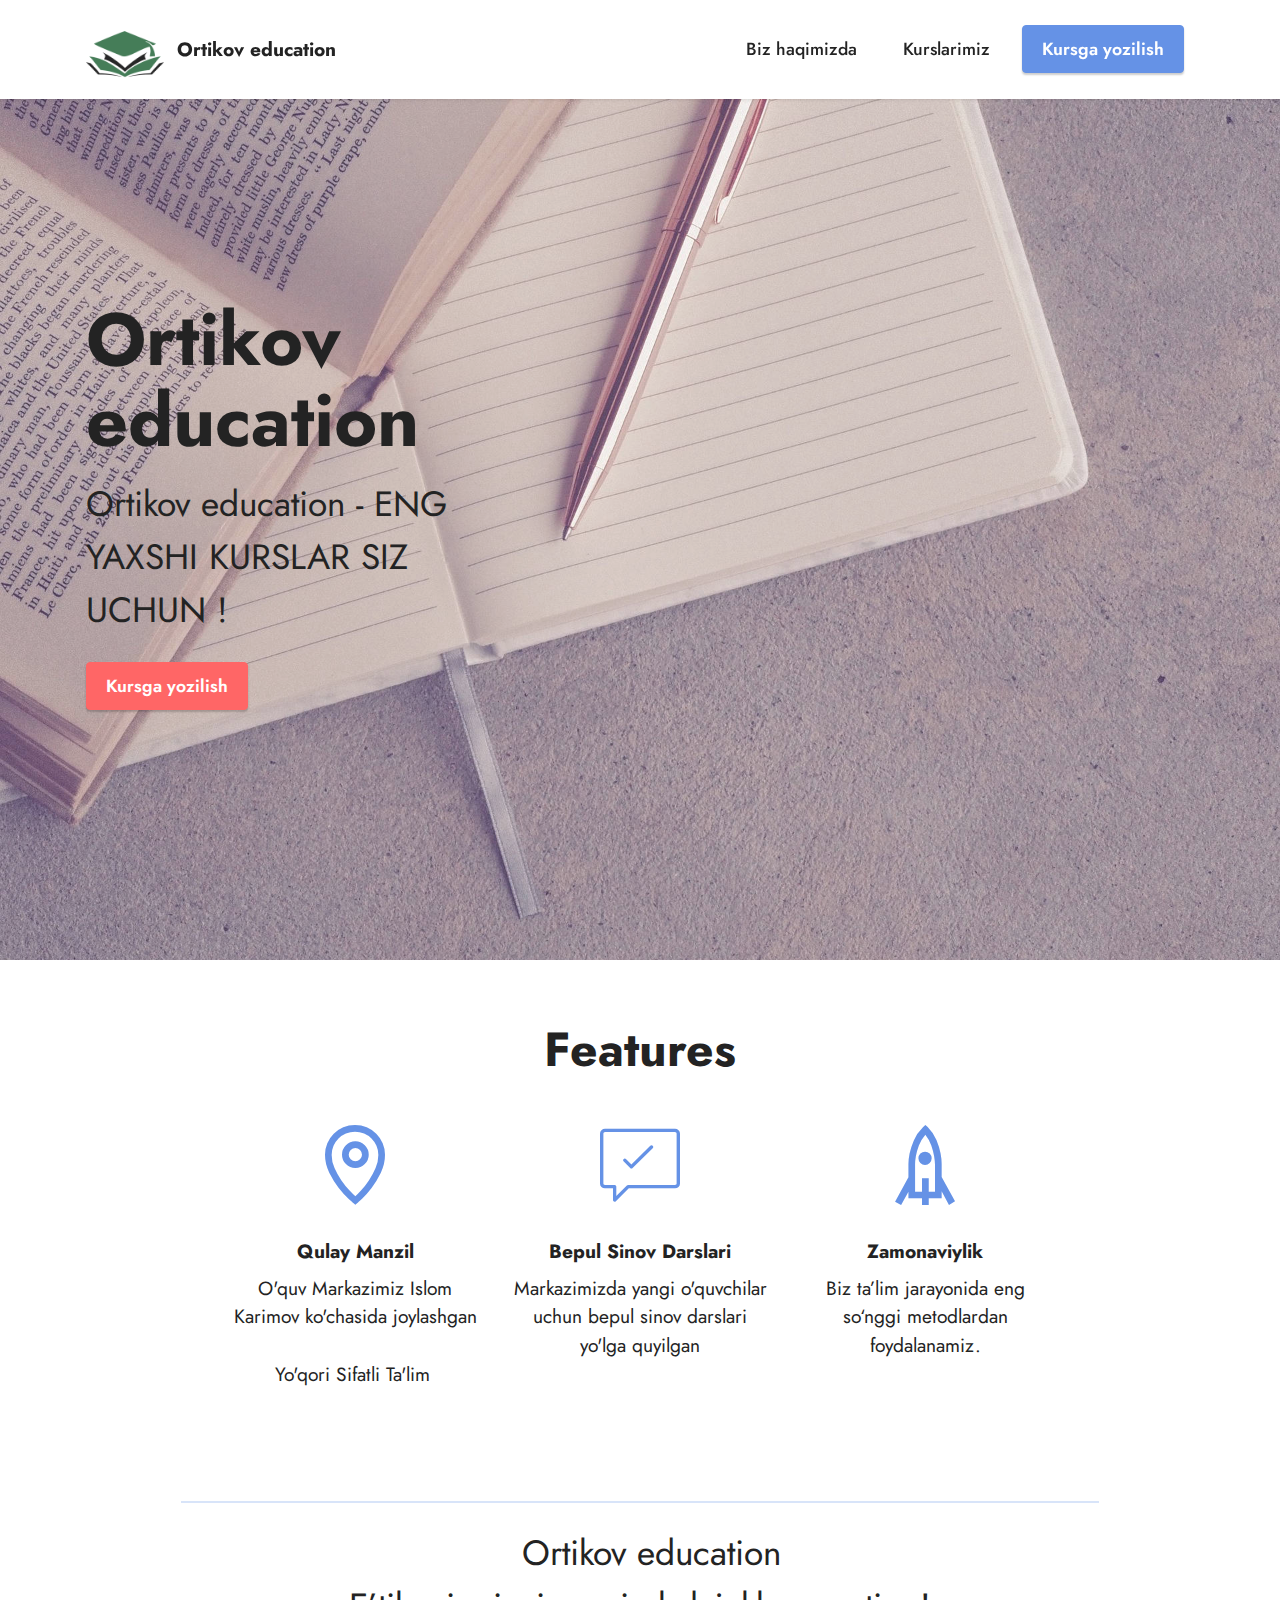
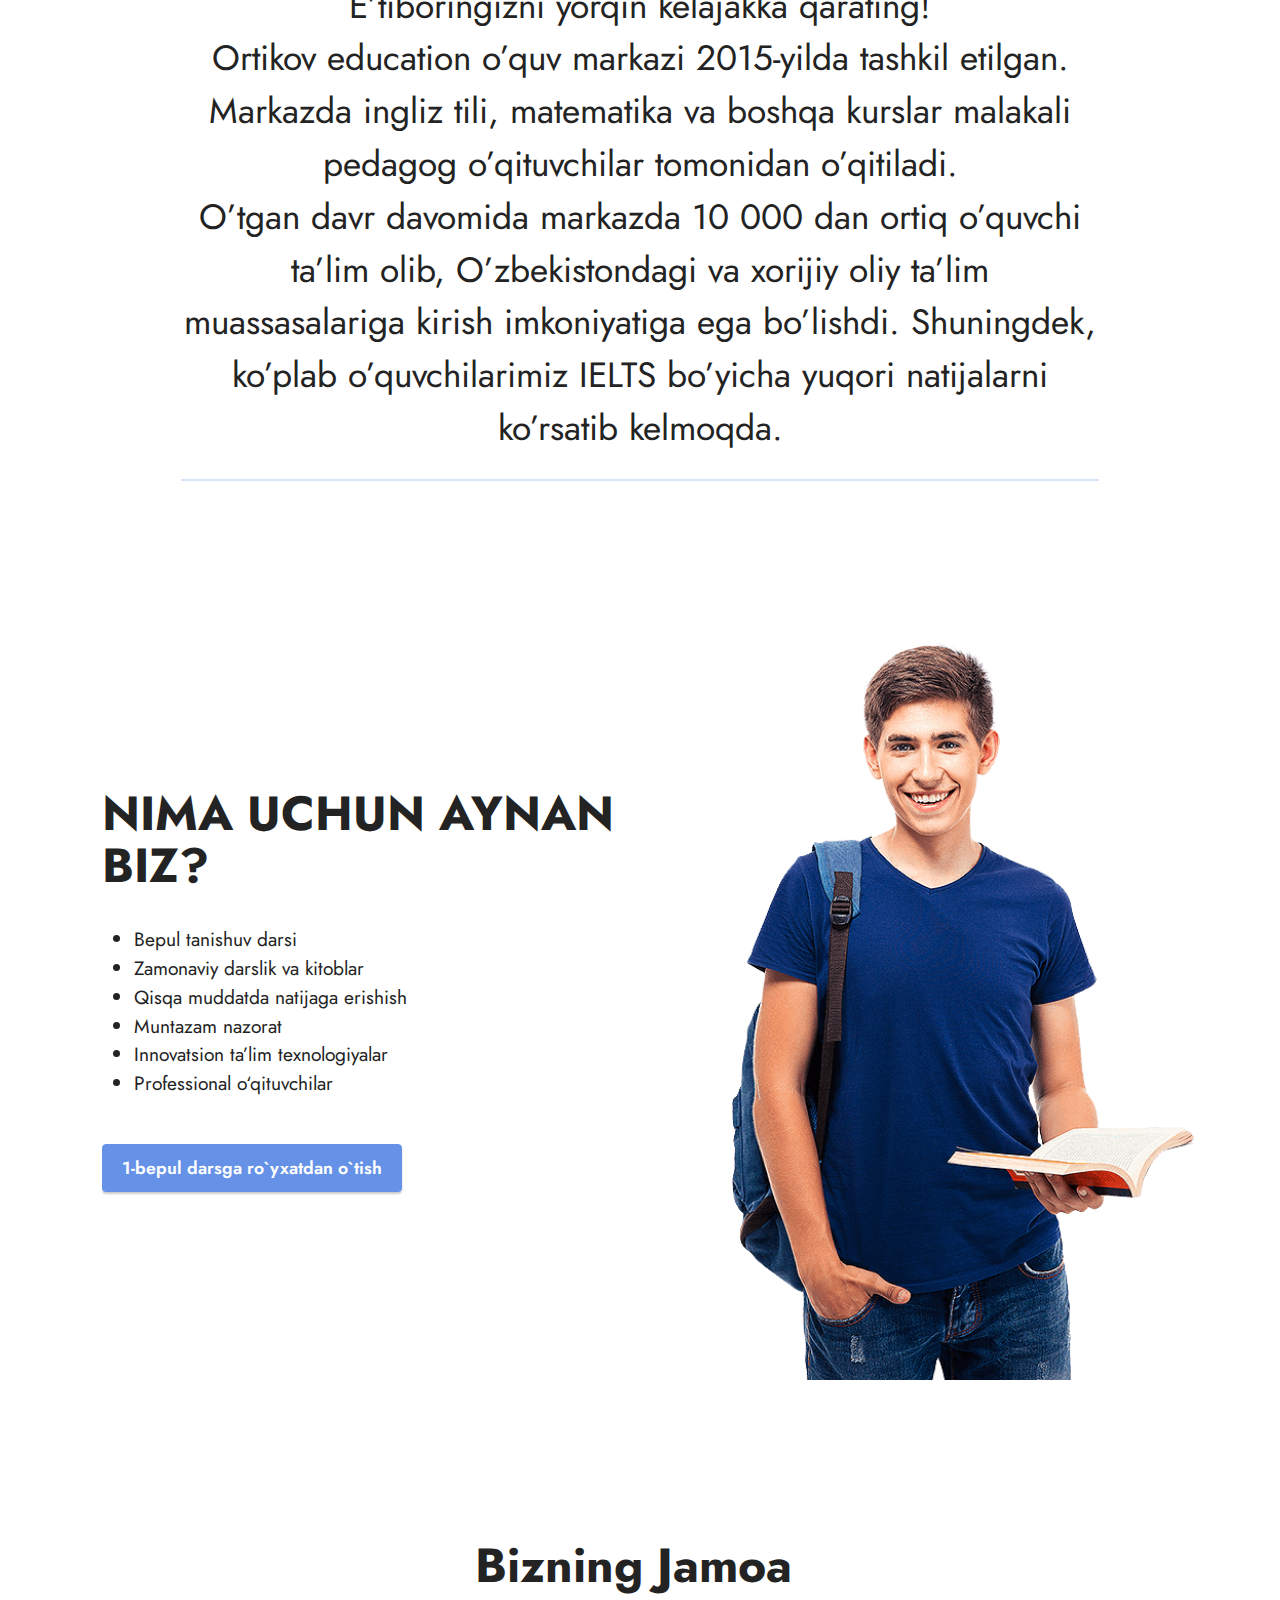
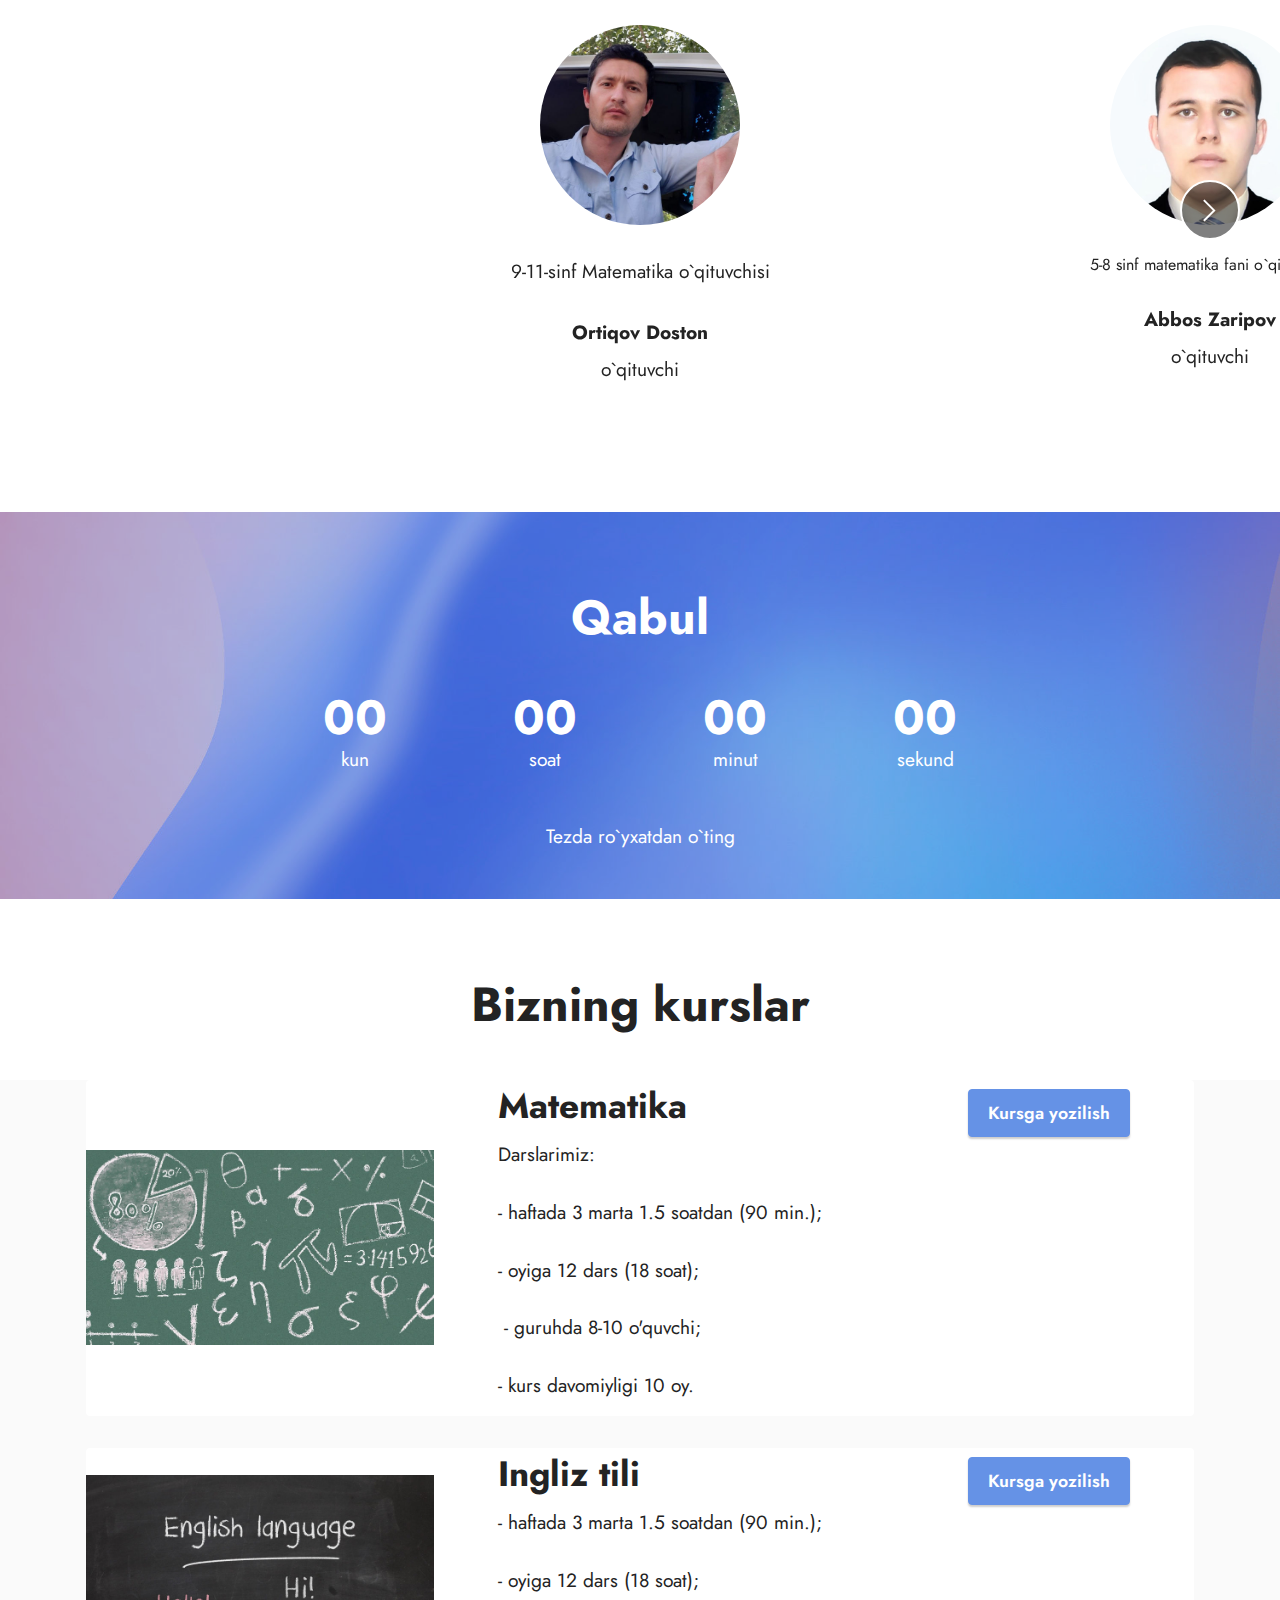
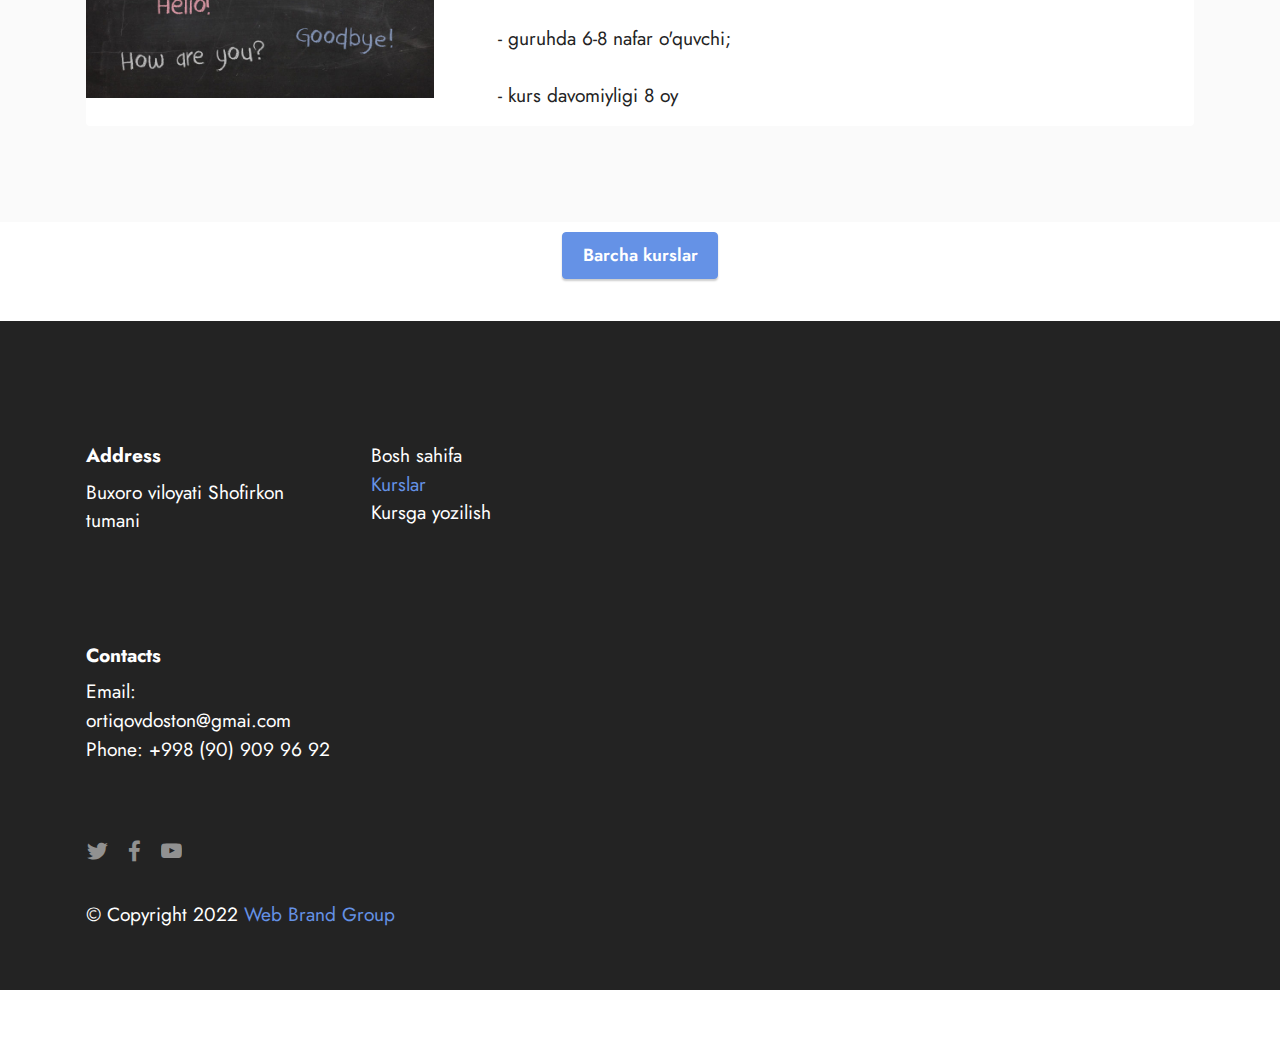
<file: index.html>
<!DOCTYPE html>
<html  >
<head>
  <!-- Site made with Mobirise Website Builder v5.6.11, https://mobirise.com -->
  <meta charset="UTF-8">
  <meta http-equiv="X-UA-Compatible" content="IE=edge">
  <meta name="generator" content="Mobirise v5.6.11, mobirise.com">
  <meta name="twitter:card" content="summary_large_image"/>
  <meta name="twitter:image:src" content="">
  <meta property="og:image" content="">
  <meta name="twitter:title" content="Hom">
  <meta name="viewport" content="width=device-width, initial-scale=1, minimum-scale=1">
  <link rel="shortcut icon" href="assets/images/ortiqov-2-96x96.png" type="image/x-icon">
  <meta name="description" content="Ortiqov Education, Matematika Shofirkon,
Shofirkon,
Matematika kurslari,
O`quv markaz">
  
  
  <title>Home</title>
  <link rel="stylesheet" href="assets/web/assets/mobirise-icons2/mobirise2.css">
  <link rel="stylesheet" href="assets/web/assets/mobirise-icons/mobirise-icons.css">
  <link rel="stylesheet" href="assets/bootstrap/css/bootstrap.min.css">
  <link rel="stylesheet" href="assets/bootstrap/css/bootstrap-grid.min.css">
  <link rel="stylesheet" href="assets/bootstrap/css/bootstrap-reboot.min.css">
  <link rel="stylesheet" href="assets/dropdown/css/style.css">
  <link rel="stylesheet" href="assets/socicon/css/styles.css">
  <link rel="stylesheet" href="assets/theme/css/style.css">
  <link rel="preload" href="https://fonts.googleapis.com/css?family=Jost:100,200,300,400,500,600,700,800,900,100i,200i,300i,400i,500i,600i,700i,800i,900i&display=swap" as="style" onload="this.onload=null;this.rel='stylesheet'">
  <noscript><link rel="stylesheet" href="https://fonts.googleapis.com/css?family=Jost:100,200,300,400,500,600,700,800,900,100i,200i,300i,400i,500i,600i,700i,800i,900i&display=swap"></noscript>
  <link rel="preload" as="style" href="assets/mobirise/css/mbr-additional.css"><link rel="stylesheet" href="assets/mobirise/css/mbr-additional.css" type="text/css">
  
  
  <meta name="yandex-verification" content="19ff12cf5b6363cd" />
  
</head>
<body>
  
  <section data-bs-version="5.1" class="menu menu2 cid-tboYofpI2I" once="menu" id="menu2-k">
    
    <nav class="navbar navbar-dropdown navbar-fixed-top navbar-expand-lg">
        <div class="container">
            <div class="navbar-brand">
                <span class="navbar-logo">
                    <a href="index.html">
                        <img src="assets/images/ortiqov-2-96x96.png" alt="Mobirise Website Builder" style="height: 4.9rem;">
                    </a>
                </span>
                <span class="navbar-caption-wrap"><a class="navbar-caption text-black text-primary display-7" href="index.html">Ortikov education</a></span>
            </div>
            <button class="navbar-toggler" type="button" data-toggle="collapse" data-bs-toggle="collapse" data-target="#navbarSupportedContent" data-bs-target="#navbarSupportedContent" aria-controls="navbarNavAltMarkup" aria-expanded="false" aria-label="Toggle navigation">
                <div class="hamburger">
                    <span></span>
                    <span></span>
                    <span></span>
                    <span></span>
                </div>
            </button>
            <div class="collapse navbar-collapse" id="navbarSupportedContent">
                <ul class="navbar-nav nav-dropdown" data-app-modern-menu="true"><li class="nav-item"><a class="nav-link link text-black text-primary display-4" href="index.html">Biz haqimizda</a></li>
                    <li class="nav-item"><a class="nav-link link text-black text-primary display-4" href="page1.html">Kurslarimiz</a></li></ul>
                
                <div class="navbar-buttons mbr-section-btn"><a class="btn btn-primary display-4" href="page2.html">Kursga yozilish</a></div>
            </div>
        </div>
    </nav>
</section>

<section data-bs-version="5.1" class="header1 cid-tbp2q0vH4A mbr-fullscreen" id="header1-l">

    

    
    <div class="mbr-overlay" style="opacity: 0.1; background-color: rgb(250, 250, 250);"></div>

    <div class="container">
        <div class="row">
            <div class="col-12 col-lg-5">
                <h1 class="mbr-section-title mbr-fonts-style mb-3 display-1"><strong>Ortikov education</strong></h1>
                
                <p class="mbr-text mbr-fonts-style display-5">Ortikov education - ENG YAXSHI KURSLAR SIZ UCHUN !</p>
                <div class="mbr-section-btn mt-3"><a class="btn btn-secondary display-4" href="page2.html">Kursga yozilish</a></div>
            </div>
        </div>
    </div>
</section>

<section data-bs-version="5.1" class="features1 cid-tbp8S8FEzA" id="features1-p">
    

    
    
    <div class="container">
        <div class="row">
            <div class="col-12 col-lg-9">
                <h3 class="mbr-section-title mbr-fonts-style align-center mb-0 display-2">
                    <strong>Features</strong>
                </h3>
                
            </div>
        </div>
        <div class="row">
            <div class="card col-12 col-md-6 col-lg-3">
                <div class="card-wrapper">
                    <div class="card-box align-center">
                        <div class="iconfont-wrapper">
                            <span class="mbr-iconfont mobi-mbri-map-pin mobi-mbri"></span>
                        </div>
                        <h5 class="card-title mbr-fonts-style display-7"><strong>Qulay Manzil</strong></h5>
                        <p class="card-text mbr-fonts-style display-7">O'quv Markazimiz Islom Karimov ko'chasida joylashgan
<br>
<br>Yo'qori Sifatli Ta'lim&nbsp;<br></p>
                    </div>
                </div>
            </div>
            <div class="card col-12 col-md-6 col-lg-3">
                <div class="card-wrapper">
                    <div class="card-box align-center">
                        <div class="iconfont-wrapper">
                            <span class="mbr-iconfont mbri-cust-feedback"></span>
                        </div>
                        <h5 class="card-title mbr-fonts-style display-7"><strong>Bepul Sinov Darslari</strong></h5>
                        <p class="card-text mbr-fonts-style display-7">Markazimizda yangi o'quvchilar uchun bepul sinov darslari yo'lga quyilgan</p>
                    </div>
                </div>
            </div>
            <div class="card col-12 col-md-6 col-lg-3">
                <div class="card-wrapper">
                    <div class="card-box align-center">
                        <div class="iconfont-wrapper">
                            <span class="mbr-iconfont mobi-mbri-rocket mobi-mbri"></span>
                        </div>
                        <h5 class="card-title mbr-fonts-style display-7"><strong>Zamonaviylik</strong></h5>
                        <p class="card-text mbr-fonts-style display-7">Biz ta’lim jarayonida eng so‘nggi metodlardan foydalanamiz.</p>
                    </div>
                </div>
            </div>
            
        </div>
    </div>
</section>

<section data-bs-version="5.1" class="content6 cid-tbpa7dAFhk" id="content6-q">
    
    <div class="container">
        <div class="row justify-content-center">
            <div class="col-md-12 col-lg-10">
                <hr class="line">
                <p class="mbr-text align-center mbr-fonts-style my-4 display-5">&nbsp; Ortikov education<br>   E’tiboringizni yorqin kelajakka qarating!
<br> Ortikov education&nbsp;o’quv markazi 2015-yilda tashkil etilgan. Markazda ingliz tili, matematika va boshqa kurslar malakali pedagog o’qituvchilar tomonidan o’qitiladi. 
<br>   O’tgan davr davomida markazda 10 000 dan ortiq o’quvchi ta’lim olib, O’zbekistondagi va xorijiy oliy ta’lim muassasalariga kirish imkoniyatiga ega bo’lishdi. Shuningdek, ko’plab o’quvchilarimiz IELTS bo’yicha yuqori natijalarni ko’rsatib kelmoqda.</p>
                <hr class="line">
            </div>
        </div>
    </div>
</section>

<section data-bs-version="5.1" class="features11 cid-tbpao3PgnY" id="features12-t">

    

    
    
    <div class="container">
        <div class="m-0 row align-items-center">
            <div class="col-12 col-lg">
                <div class="card-wrapper">
                    <div class="card-box">
                        <h4 class="card-title mbr-fonts-style mb-4 display-2"><strong>NIMA UCHUN AYNAN BIZ?</strong></h4>
                        <p class="mbr-text mbr-fonts-style mb-4 display-7"></p>
                        <div class="mbr-text mbr-fonts-style counter-container display-7">
                            <ul>
                                <li>Bepul tanishuv darsi</li>
                                <li>Zamonaviy darslik va kitoblar</li>
                                <li>Qisqa muddatda natijaga erishish</li><li>Muntazam nazorat</li><li>Innovatsion ta’lim texnologiyalar</li><li>Professional o‘qituvchilar</li>
                            </ul>
                        </div>
                        <div class="mbr-section-btn mb-4"><a class="btn btn-primary display-4" href="page2.html">1-bepul darsga ro`yxatdan o`tish</a></div>
                    </div>
                </div>
            </div>
            <div class="p-0 col-12 col-lg-5 md-pb">
                <div class="image-wrapper">
                    <img src="assets/images/boy-450x721.png" alt="Mobirise Website Builder">
                </div>
            </div>
        </div>
    </div>
</section>

<section data-bs-version="5.1" class="people5 mbr-embla cid-tburtXGddk" id="people5-w">

    

    
    

    <div class="position-relative text-center">
        <h3 class="mb-4 mbr-fonts-style display-2"><strong>Bizning Jamoa&nbsp;</strong></h3>

        <div class="embla" data-skip-snaps="true" data-align="center" data-auto-play-interval="5" data-draggable="true">
            <div class="embla__viewport container-fluid">
                <div class="embla__container">
                    <div class="embla__slide slider-image item active" style="margin-left: 0rem; margin-right: 0rem;">
                        <div class="user">
                            <div class="user_image">
                                <div class="item-wrapper position-relative">
                                    <img src="assets/images/photo-2021-07-09-16-45-51-550x550.jpg" alt="Mobirise Website Builder">
                                </div>
                            </div>
                            <div class="user_text mb-4">
                                <p class="mbr-fonts-style display-7">9-11-sinf Matematika o`qituvchisi</p>
                            </div>
                            <div class="user_name mbr-fonts-style mb-2 display-7"><strong>Ortiqov Doston</strong></div>
                            <div class="user_desk mbr-fonts-style display-7">o`qituvchi</div>
                        </div>
                    </div>
                    <div class="embla__slide slider-image item" style="margin-left: 0rem; margin-right: 0rem;">
                        <div class="user">
                            <div class="user_image">
                                <div class="item-wrapper position-relative">
                                    <img src="assets/images/photo-2022-07-13-21-33-42-600x800.jpg" alt="Mobirise Website Builder" data-slide-to="1" data-bs-slide-to="1">
                                </div>
                            </div>
                            <div class="user_text mb-4">
                                <p class="mbr-fonts-style display-7"></p><p>5-8 sinf matematika fani o`qituvchisi</p><p></p>
                            </div>
                            <div class="user_name mbr-fonts-style mb-2 display-7"><strong>Abbos Zaripov</strong></div>
                            <div class="user_desk mbr-fonts-style display-7">o`qituvchi</div>
                        </div>
                    </div><div class="embla__slide slider-image item" style="margin-left: 0rem; margin-right: 0rem;">
                        <div class="user">
                            <div class="user_image">
                                <div class="item-wrapper position-relative">
                                    <img src="assets/images/mbr-550x551.png" alt="Mobirise Website Builder" data-slide-to="2" data-bs-slide-to="2">
                                </div>
                            </div>
                            <div class="user_text mb-4">
                                <p class="mbr-fonts-style display-7">Ingliz tili o`qituvchisi</p>
                            </div>
                            <div class="user_name mbr-fonts-style mb-2 display-7"><strong>Sayfiddinova Madina</strong></div>
                            <div class="user_desk mbr-fonts-style display-7">o`qituvchi</div>
                        </div>
                    </div>
                    
                </div>
            </div>
            <button class="embla__button embla__button--prev">
                <span class="mobi-mbri mobi-mbri-arrow-prev mbr-iconfont" aria-hidden="true"></span>
                <span class="sr-only visually-hidden visually-hidden">Previous</span>
            </button>
            <button class="embla__button embla__button--next">
                <span class="mobi-mbri mobi-mbri-arrow-next mbr-iconfont" aria-hidden="true"></span>
                <span class="sr-only visually-hidden visually-hidden">Next</span>
            </button>
        </div>
    </div>
</section>

<section data-bs-version="5.1" class="countdown4 cid-tbuujey64Z" id="countdown4-x">
    

    
    <div class="mbr-overlay" style="opacity: 0.4; background-color: rgb(68, 121, 217);">
    </div>
    <div class="container">
        <div class="row justify-content-center">
            <div class="col-lg-8">
                <h3 class="mbr-section-title mb-5 align-center mbr-fonts-style display-2"><strong>Qabul</strong></h3>
                
                <div class="countdown-cont align-center mb-5">
                    <div class="daysCountdown col-xs-3 col-sm-3 col-md-3" title="kun"></div>
                    <div class="hoursCountdown col-xs-3 col-sm-3 col-md-3" title="soat"></div>
                    <div class="minutesCountdown col-xs-3 col-sm-3 col-md-3" title="minut"></div>
                    <div class="secondsCountdown col-xs-3 col-sm-3 col-md-3" title="sekund"></div>
                    <div class="countdown" data-due-date="2022/09/01"></div>
                </div>
                <p class="mbr-text mb-5 align-center mbr-fonts-style display-7">Tezda ro`yxatdan o`ting</p>
                
                
            </div>
        </div>
    </div>
</section>

<section data-bs-version="5.1" class="content5 cid-tbuvARO0tV" id="content5-11">
    
    <div class="container-fluid">
        <div class="row justify-content-center">
            <div class="col-md-12 col-lg-10">
                <h3 class="mbr-section-title mbr-fonts-style mb-4 display-2"><strong>Bizning kurslar</strong></h3>
                <h4 class="mbr-section-subtitle mbr-fonts-style mb-4 display-5"></h4>
                <p class="mbr-text mbr-fonts-style display-7"></p>
            </div>
        </div>
    </div>
</section>

<section data-bs-version="5.1" class="features8 cid-tbuw5hnifl" xmlns="http://www.w3.org/1999/html" id="features9-12">
    
    

    
    

    <div class="container">
        <div class="card">
            <div class="card-wrapper">
                <div class="row align-items-center">
                    <div class="col-12 col-md-4">
                        <div class="image-wrapper">
                            <img src="assets/images/mbr-1-816x459.jpg" alt="Mobirise Website Builder">
                        </div>
                    </div>
                    <div class="col-12 col-md">
                        <div class="card-box">
                            <div class="row">
                                <div class="col-md">
                                    <h6 class="card-title mbr-fonts-style display-5"><strong>Matematika</strong></h6>
                                    <p class="mbr-text mbr-fonts-style display-7">Darslarimiz:⁣⁣
<br>
<br>⁣- haftada 3 marta 1.5 soatdan (90 min.); ⁣⁣
<br>
<br>- oyiga 12 dars (18 soat); ⁣⁣
<br>
<br>&nbsp;⁣-&nbsp;guruhda 8-10 o'quvchi; ⁣⁣
<br>
<br>- kurs davomiyligi 10 oy. ⁣⁣</p>
                                </div>
                                <div class="col-md-auto">
                                    
                                    <div class="mbr-section-btn"><a href="page2.html" class="btn btn-primary display-4">Kursga yozilish</a></div>
                                </div>
                                <div></div>
                            </div>
                        </div>
                    </div>
                </div>
            </div>
        </div>
        <div class="card">
            <div class="card-wrapper">
                <div class="row align-items-center">
                    <div class="col-12 col-md-4">
                        <div class="image-wrapper">
                            <img src="assets/images/mbr-816x524.jpg" alt="Mobirise Website Builder">
                        </div>
                    </div>
                    <div class="col-12 col-md">
                        <div class="card-box">
                            <div class="row">
                                <div class="col-md">
                                    <h6 class="card-title mbr-fonts-style display-5"><strong>Ingliz tili</strong></h6>
                                    <p class="mbr-text mbr-fonts-style display-7">⁣⁣⁣- haftada 3 marta 1.5 soatdan (90 min.); ⁣⁣⁣
<br>
<br>- oyiga 12 dars (18 soat); ⁣⁣⁣
<br><br>- guruhda 6-8 nafar o'quvchi; ⁣⁣⁣
<br>
<br>- kurs davomiyligi 8 oy ⁣⁣⁣</p>
                                </div>
                                <div class="col-md-auto">
                                    
                                    <div class="mbr-section-btn"><a href="page2.html" class="btn btn-primary display-4">Kursga yozilish</a></div>
                                </div>
                                <div></div>
                            </div>
                        </div>
                    </div>
                </div>
            </div>
        </div>
        
    </div>
</section>

<section data-bs-version="5.1" class="content11 cid-tbuxKLITql" id="content11-13">
    
    <div class="container-fluid">
        <div class="row justify-content-center">
            <div class="col-md-12 col-lg-10">
                <div class="mbr-section-btn align-center"><a class="btn btn-primary display-4" href="page1.html">Barcha kurslar</a></div>
            </div>
        </div>
    </div>
</section>

<section data-bs-version="5.1" class="footer6 cid-tbuyxbJIsq" once="footers" id="footer6-17">

    

    

    <div class="container">
        <div class="row content mbr-white">
            <div class="col-12 col-md-3 mbr-fonts-style display-7">
                <h5 class="mbr-section-subtitle mbr-fonts-style mb-2 display-7">
                    <strong>Address</strong>
                </h5>
                <p class="mbr-text mbr-fonts-style display-7">Buxoro viloyati Shofirkon tumani<br><br></p> <br>
                <h5 class="mbr-section-subtitle mbr-fonts-style mb-2 mt-4 display-7">
                    <strong>Contacts</strong>
                </h5>
                <p class="mbr-text mbr-fonts-style mb-4 display-7">
                    Email: ortiqovdoston@gmai.com<br>
                    Phone:&nbsp;+998 (90) 909 96 92<br><br></p>
            </div>
            <div class="col-12 col-md-3 mbr-fonts-style display-7">
                <h5 class="mbr-section-subtitle mbr-fonts-style mb-2 display-7">Bosh sahifa<br><a href="page1.html" class="text-primary">Kurslar</a><br>Kursga yozilish<br><br></h5>
                <ul class="list mbr-fonts-style mb-4 display-4">
                    <li class="mbr-text item-wrap"><br></li><li class="mbr-text item-wrap"><br></li>
                </ul>
                <h5 class="mbr-section-subtitle mbr-fonts-style mb-2 mt-5 display-7"></h5>
                <p class="mbr-text mbr-fonts-style mb-4 display-7"></p>
            </div>
            <div class="col-12 col-md-6">
                <div class="google-map"><iframe frameborder="0" style="border:0" src="https://www.google.com/maps/embed?pb=!1m18!1m12!1m3!1d49061.007696464425!2d64.38777875148342!3d39.77753103768543!2m3!1f0!2f0!3f0!3m2!1i1024!2i768!4f13.1!3m3!1m2!1s0x3f50060e65993cd5%3A0xc87beaf40e48e767!2z0JHRg9GF0LDRgNCwLCDQo9C30LHQtdC60LjRgdGC0LDQvQ!5e0!3m2!1sru!2s!4v1657297298266!5m2!1sru!2s" allowfullscreen=""></iframe></div>
            </div>
            <div class="col-md-6">
                <div class="social-list align-left">
                    <div class="soc-item">
                        <a href="https://twitter.com/mobirise" target="_blank">
                            <span class="socicon-twitter socicon mbr-iconfont mbr-iconfont-social"></span>
                        </a>
                    </div>
                    <div class="soc-item">
                        <a href="https://www.facebook.com/pages/Mobirise/1616226671953247" target="_blank">
                            <span class="socicon-facebook socicon mbr-iconfont mbr-iconfont-social"></span>
                        </a>
                    </div>
                    <div class="soc-item">
                        <a href="https://www.youtube.com/c/mobirise" target="_blank">
                            <span class="socicon-youtube socicon mbr-iconfont mbr-iconfont-social"></span>
                        </a>
                    </div>
                    
                    
                    
                </div>
            </div>
        </div>
        <div class="footer-lower">
            <div class="media-container-row">
                <div class="col-sm-12">
                    <hr>
                </div>
            </div>
            <div class="col-sm-12 copyright pl-0">
                <p class="mbr-text mbr-fonts-style mbr-white display-7">
                    © Copyright 2022 <a href="https://webranduz.netlify.app/" class="text-primary" target="_blank">Web Brand Group</a></p>
            </div>
        </div>
    </div>
</section><section class="display-7" style="padding: 0;align-items: center;justify-content: center;flex-wrap: wrap;    align-content: center;display: flex;position: relative;height: 4rem;"><a href="https://mobiri.se/2800670" style="flex: 1 1;height: 4rem;position: absolute;width: 100%;z-index: 1;"><img alt="" style="height: 4rem;" src="[data-uri]"></a><p style="margin: 0;text-align: center;" class="display-7"> &#8204;</p><a style="z-index:1" href="https://mobirise.com/offline-website-builder.html"></a></section><script src="assets/bootstrap/js/bootstrap.bundle.min.js"></script>  <script src="assets/smoothscroll/smooth-scroll.js"></script>  <script src="assets/ytplayer/index.js"></script>  <script src="assets/dropdown/js/navbar-dropdown.js"></script>  <script src="assets/embla/embla.min.js"></script>  <script src="assets/embla/script.js"></script>  <script src="assets/countdown/countdown.js"></script>  <script src="assets/theme/js/script.js"></script>  
  
  
</body>
</html>
</file>
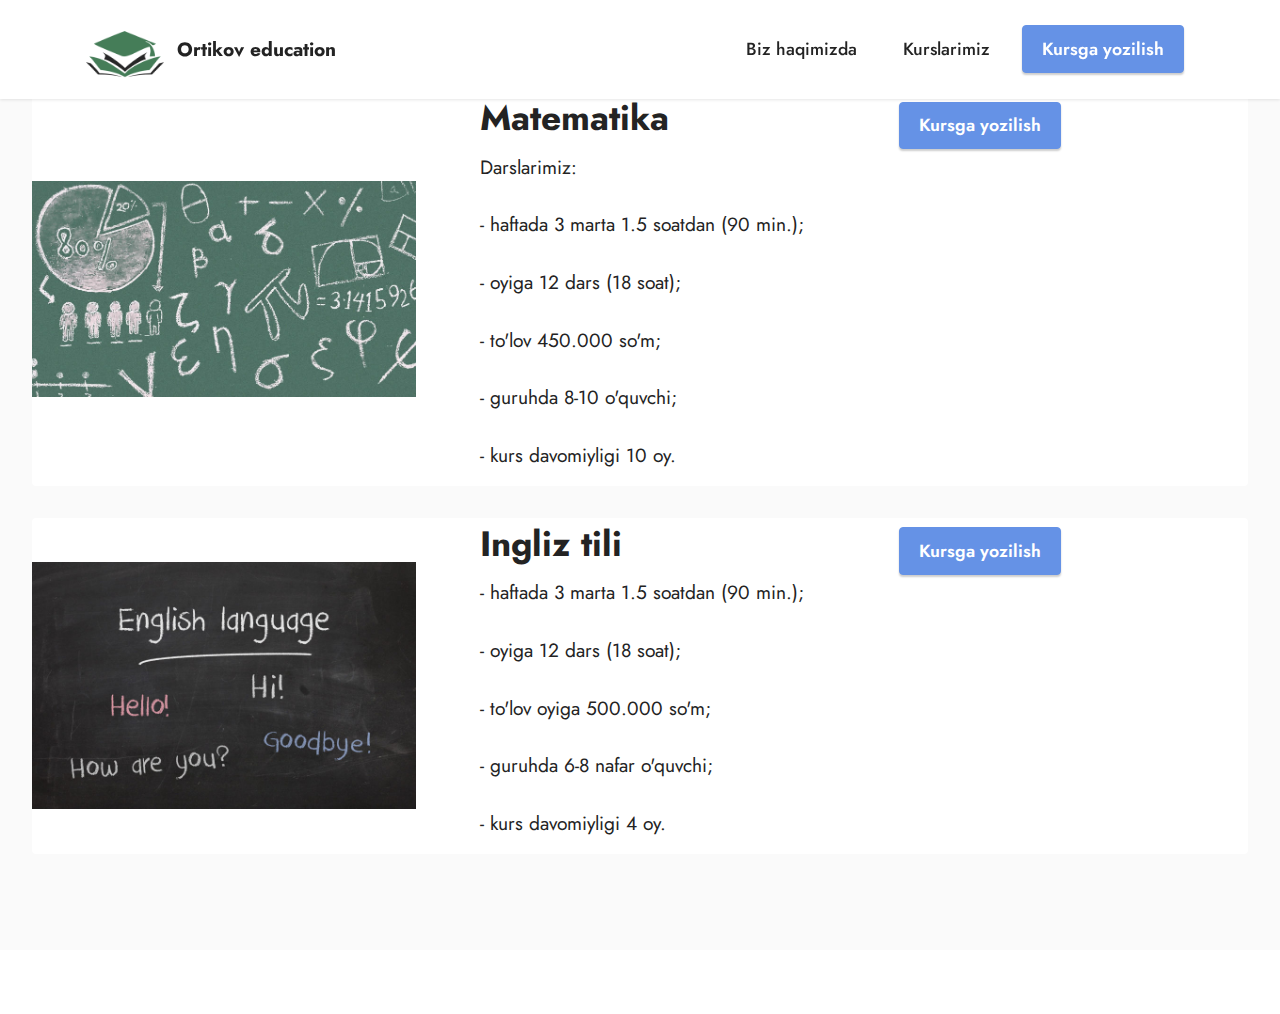
<file: page1.html>
<!DOCTYPE html>
<html  >
<head>
  <!-- Site made with Mobirise Website Builder v5.6.11, https://mobirise.com -->
  <meta charset="UTF-8">
  <meta http-equiv="X-UA-Compatible" content="IE=edge">
  <meta name="generator" content="Mobirise v5.6.11, mobirise.com">
  <meta name="twitter:card" content="summary_large_image"/>
  <meta name="twitter:image:src" content="">
  <meta property="og:image" content="">
  <meta name="twitter:title" content="kurslar">
  <meta name="viewport" content="width=device-width, initial-scale=1, minimum-scale=1">
  <link rel="shortcut icon" href="assets/images/ortiqov-2-96x96.png" type="image/x-icon">
  <meta name="description" content="Matematika kurslari,
Matematika,
Matematika Shofitkon,
Ingliz tili ,
Ingliz tili shofirkon">
  
  
  <title>kurslar</title>
  <link rel="stylesheet" href="assets/bootstrap/css/bootstrap.min.css">
  <link rel="stylesheet" href="assets/bootstrap/css/bootstrap-grid.min.css">
  <link rel="stylesheet" href="assets/bootstrap/css/bootstrap-reboot.min.css">
  <link rel="stylesheet" href="assets/dropdown/css/style.css">
  <link rel="stylesheet" href="assets/socicon/css/styles.css">
  <link rel="stylesheet" href="assets/theme/css/style.css">
  <link rel="preload" href="https://fonts.googleapis.com/css?family=Jost:100,200,300,400,500,600,700,800,900,100i,200i,300i,400i,500i,600i,700i,800i,900i&display=swap" as="style" onload="this.onload=null;this.rel='stylesheet'">
  <noscript><link rel="stylesheet" href="https://fonts.googleapis.com/css?family=Jost:100,200,300,400,500,600,700,800,900,100i,200i,300i,400i,500i,600i,700i,800i,900i&display=swap"></noscript>
  <link rel="preload" as="style" href="assets/mobirise/css/mbr-additional.css"><link rel="stylesheet" href="assets/mobirise/css/mbr-additional.css" type="text/css">
  
  
  
  
</head>
<body>
  
  <section data-bs-version="5.1" class="menu menu2 cid-tbuy1qncNh" once="menu" id="menu2-14">
    
    <nav class="navbar navbar-dropdown navbar-fixed-top navbar-expand-lg">
        <div class="container">
            <div class="navbar-brand">
                <span class="navbar-logo">
                    <a href="index.html">
                        <img src="assets/images/ortiqov-2-96x96.png" alt="Mobirise Website Builder" style="height: 4.9rem;">
                    </a>
                </span>
                <span class="navbar-caption-wrap"><a class="navbar-caption text-black text-primary display-7" href="index.html">Ortikov education</a></span>
            </div>
            <button class="navbar-toggler" type="button" data-toggle="collapse" data-bs-toggle="collapse" data-target="#navbarSupportedContent" data-bs-target="#navbarSupportedContent" aria-controls="navbarNavAltMarkup" aria-expanded="false" aria-label="Toggle navigation">
                <div class="hamburger">
                    <span></span>
                    <span></span>
                    <span></span>
                    <span></span>
                </div>
            </button>
            <div class="collapse navbar-collapse" id="navbarSupportedContent">
                <ul class="navbar-nav nav-dropdown" data-app-modern-menu="true"><li class="nav-item"><a class="nav-link link text-black text-primary display-4" href="index.html">Biz haqimizda</a></li>
                    <li class="nav-item"><a class="nav-link link text-black text-primary display-4" href="page1.html">Kurslarimiz</a></li></ul>
                
                <div class="navbar-buttons mbr-section-btn"><a class="btn btn-primary display-4" href="page2.html">Kursga yozilish</a></div>
            </div>
        </div>
    </nav>
</section>

<section data-bs-version="5.1" class="features8 cid-tbuydd2Sx3" xmlns="http://www.w3.org/1999/html" id="features9-16">
    
    

    
    

    <div class="container-fluid">
        <div class="card">
            <div class="card-wrapper">
                <div class="row align-items-center">
                    <div class="col-12 col-md-4">
                        <div class="image-wrapper">
                            <img src="assets/images/mbr-1-816x459.jpg" alt="Mobirise Website Builder">
                        </div>
                    </div>
                    <div class="col-12 col-md">
                        <div class="card-box">
                            <div class="row">
                                <div class="col-md">
                                    <h6 class="card-title mbr-fonts-style display-5"><strong>Matematika</strong></h6>
                                    <p class="mbr-text mbr-fonts-style display-7">Darslarimiz:⁣⁣
<br>
<br>⁣- haftada 3 marta 1.5 soatdan (90 min.); ⁣⁣
<br>
<br>- oyiga 12 dars (18 soat); ⁣⁣
<br>
<br>- to'lov 450.000 so'm; ⁣⁣
<br>
<br>- guruhda 8-10 o'quvchi; ⁣⁣
<br>
<br>- kurs davomiyligi 10 oy. ⁣⁣</p>
                                </div>
                                <div class="col-md-auto">
                                    
                                    <div class="mbr-section-btn"><a href="https://mobiri.se" class="btn btn-primary display-4">Kursga yozilish</a></div>
                                </div>
                                <div class="col-lg-2 d-none d-lg-block"></div>
                            </div>
                        </div>
                    </div>
                </div>
            </div>
        </div>
        <div class="card">
            <div class="card-wrapper">
                <div class="row align-items-center">
                    <div class="col-12 col-md-4">
                        <div class="image-wrapper">
                            <img src="assets/images/mbr-816x524.jpg" alt="Mobirise Website Builder">
                        </div>
                    </div>
                    <div class="col-12 col-md">
                        <div class="card-box">
                            <div class="row">
                                <div class="col-md">
                                    <h6 class="card-title mbr-fonts-style display-5"><strong>Ingliz tili</strong></h6>
                                    <p class="mbr-text mbr-fonts-style display-7">⁣⁣⁣- haftada 3 marta 1.5 soatdan (90 min.); ⁣⁣⁣
<br>
<br>- oyiga 12 dars (18 soat); ⁣⁣⁣
<br>
<br>- to'lov oyiga 500.000 so'm; ⁣⁣⁣
<br>
<br>- guruhda 6-8 nafar o'quvchi; ⁣⁣⁣
<br>
<br>- kurs davomiyligi 4 oy. ⁣⁣⁣</p>
                                </div>
                                <div class="col-md-auto">
                                    
                                    <div class="mbr-section-btn"><a href="https://mobiri.se" class="btn btn-primary display-4">Kursga yozilish</a></div>
                                </div>
                                <div class="col-lg-2 d-none d-lg-block"></div>
                            </div>
                        </div>
                    </div>
                </div>
            </div>
        </div>
        
    </div>
</section><section class="display-7" style="padding: 0;align-items: center;justify-content: center;flex-wrap: wrap;    align-content: center;display: flex;position: relative;height: 4rem;"><a href="https://mobiri.se/2800670" style="flex: 1 1;height: 4rem;position: absolute;width: 100%;z-index: 1;"><img alt="" style="height: 4rem;" src="[data-uri]"></a><p style="margin: 0;text-align: center;" class="display-7"> &#8204;</p><a style="z-index:1" href="https://mobirise.com/offline-website-builder.html"></a></section><script src="assets/bootstrap/js/bootstrap.bundle.min.js"></script>  <script src="assets/smoothscroll/smooth-scroll.js"></script>  <script src="assets/ytplayer/index.js"></script>  <script src="assets/dropdown/js/navbar-dropdown.js"></script>  <script src="assets/theme/js/script.js"></script>  
  
  
</body>
</html>
</file>
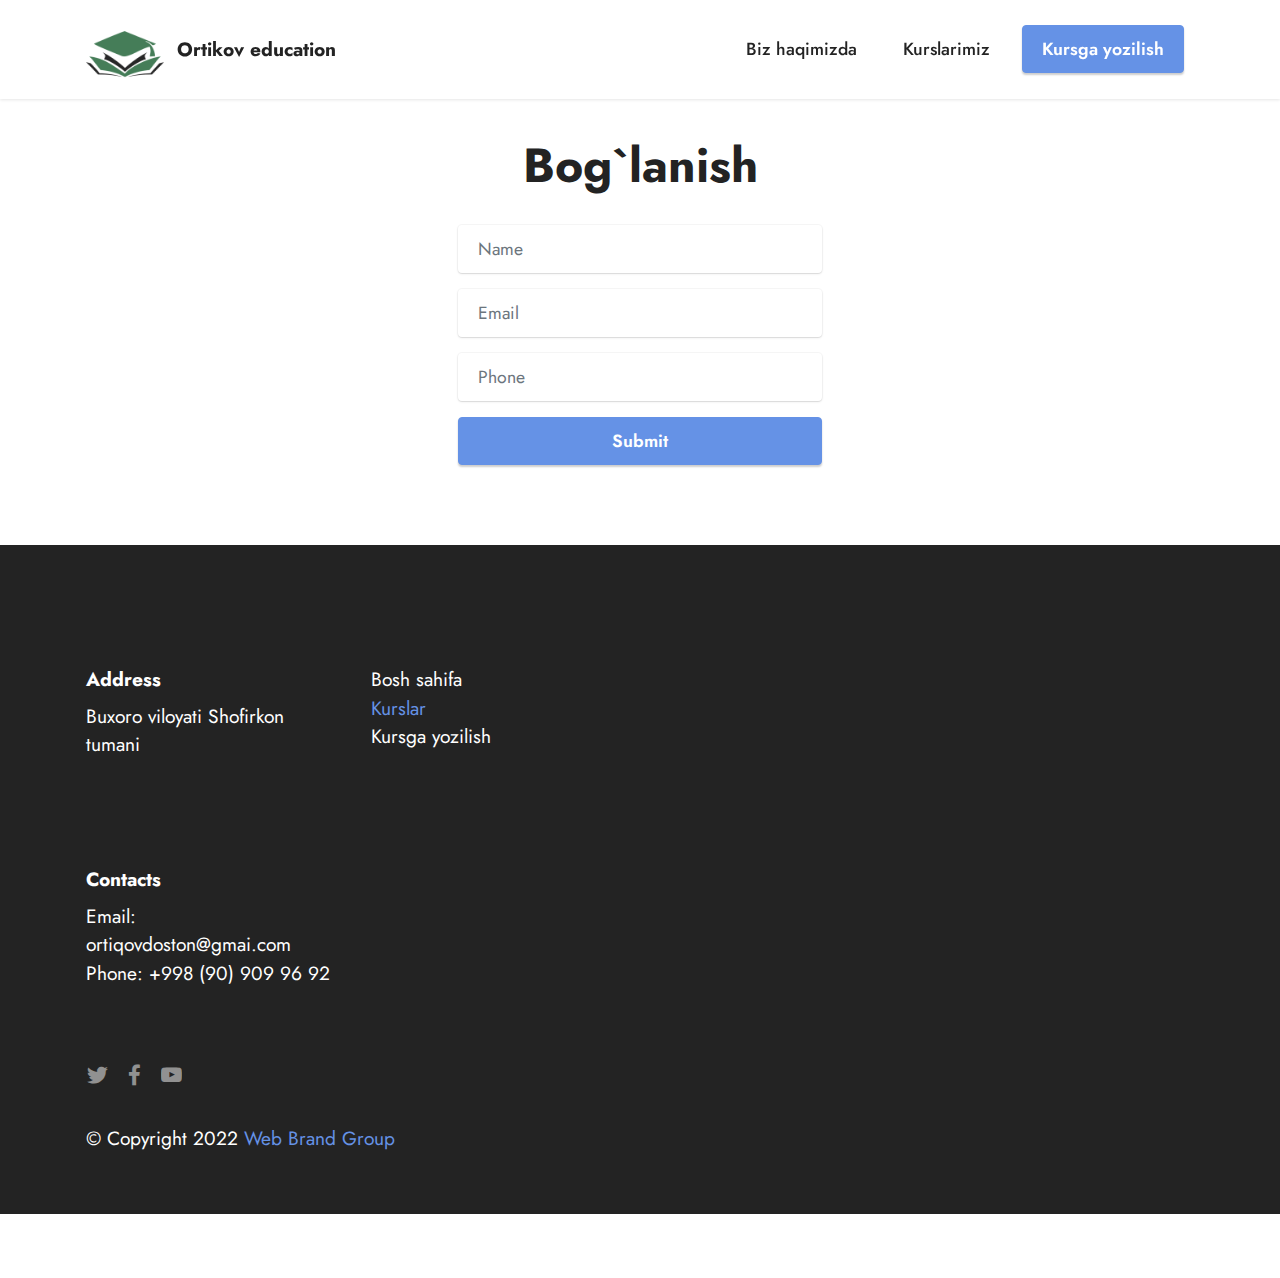
<file: page2.html>
<!DOCTYPE html>
<html  >
<head>
  <!-- Site made with Mobirise Website Builder v5.6.11, https://mobirise.com -->
  <meta charset="UTF-8">
  <meta http-equiv="X-UA-Compatible" content="IE=edge">
  <meta name="generator" content="Mobirise v5.6.11, mobirise.com">
  <meta name="twitter:card" content="summary_large_image"/>
  <meta name="twitter:image:src" content="">
  <meta property="og:image" content="">
  <meta name="twitter:title" content="yozilish">
  <meta name="viewport" content="width=device-width, initial-scale=1, minimum-scale=1">
  <link rel="shortcut icon" href="assets/images/ortiqov-2-96x96.png" type="image/x-icon">
  <meta name="description" content="Kursga yozilish,
bog`lanish,
Kurslar,
Ortiqov Education">
  
  
  <title>yozilish</title>
  <link rel="stylesheet" href="assets/bootstrap/css/bootstrap.min.css">
  <link rel="stylesheet" href="assets/bootstrap/css/bootstrap-grid.min.css">
  <link rel="stylesheet" href="assets/bootstrap/css/bootstrap-reboot.min.css">
  <link rel="stylesheet" href="assets/dropdown/css/style.css">
  <link rel="stylesheet" href="assets/socicon/css/styles.css">
  <link rel="stylesheet" href="assets/theme/css/style.css">
  <link rel="preload" href="https://fonts.googleapis.com/css?family=Jost:100,200,300,400,500,600,700,800,900,100i,200i,300i,400i,500i,600i,700i,800i,900i&display=swap" as="style" onload="this.onload=null;this.rel='stylesheet'">
  <noscript><link rel="stylesheet" href="https://fonts.googleapis.com/css?family=Jost:100,200,300,400,500,600,700,800,900,100i,200i,300i,400i,500i,600i,700i,800i,900i&display=swap"></noscript>
  <link rel="preload" as="style" href="assets/mobirise/css/mbr-additional.css"><link rel="stylesheet" href="assets/mobirise/css/mbr-additional.css" type="text/css">
  
  
  
  
</head>
<body>
  
  <section data-bs-version="5.1" class="menu menu2 cid-tbuAgSFJaz" once="menu" id="menu2-18">
    
    <nav class="navbar navbar-dropdown navbar-fixed-top navbar-expand-lg">
        <div class="container">
            <div class="navbar-brand">
                <span class="navbar-logo">
                    <a href="index.html">
                        <img src="assets/images/ortiqov-2-96x96.png" alt="Mobirise Website Builder" style="height: 4.9rem;">
                    </a>
                </span>
                <span class="navbar-caption-wrap"><a class="navbar-caption text-black text-primary display-7" href="index.html">Ortikov education</a></span>
            </div>
            <button class="navbar-toggler" type="button" data-toggle="collapse" data-bs-toggle="collapse" data-target="#navbarSupportedContent" data-bs-target="#navbarSupportedContent" aria-controls="navbarNavAltMarkup" aria-expanded="false" aria-label="Toggle navigation">
                <div class="hamburger">
                    <span></span>
                    <span></span>
                    <span></span>
                    <span></span>
                </div>
            </button>
            <div class="collapse navbar-collapse" id="navbarSupportedContent">
                <ul class="navbar-nav nav-dropdown" data-app-modern-menu="true"><li class="nav-item"><a class="nav-link link text-black text-primary display-4" href="index.html">Biz haqimizda</a></li>
                    <li class="nav-item"><a class="nav-link link text-black text-primary display-4" href="page1.html">Kurslarimiz</a></li></ul>
                
                <div class="navbar-buttons mbr-section-btn"><a class="btn btn-primary display-4" href="page2.html">Kursga yozilish</a></div>
            </div>
        </div>
    </nav>
</section>

<section data-bs-version="5.1" class="form6 cid-tbuAjRiZbk" id="form6-19">
    
    
    <div class="container">
        <div class="mbr-section-head">
            <h3 class="mbr-section-title mbr-fonts-style align-center mb-0 display-2"><strong>Bog`lanish</strong></h3>
            
        </div>
        <div class="row justify-content-center mt-4">
            <div class="col-lg-8 mx-auto mbr-form" data-form-type="formoid">
                <form action="https://mobirise.eu/" method="POST" class="mbr-form form-with-styler mx-auto" data-form-title="Form Name"><input type="hidden" name="email" data-form-email="true" value="xj8qw+VK/QSPVY+gTltsOgk5oicVsAs+rlYaJcQkdO1PQpW7ve7xkfMEvkpujtLgQyJhAW9bCKA90Y7vGssUW9fciYj6LQMRj43dJjrse0OBmoBzy7szTm0NMc37fCuN">
                    <div class="row">
                        <div hidden="hidden" data-form-alert="" class="alert alert-success col-12">Raxmat, xabaringiz yuborildi</div>
                        <div hidden="hidden" data-form-alert-danger="" class="alert alert-danger col-12">
                            Oops...! some problem!
                        </div>
                    </div>
                    <div class="dragArea row">
                        <div class="col-lg-12 col-md-12 col-sm-12 form-group mb-3" data-for="name">
                            <input type="text" name="name" placeholder="Name" data-form-field="name" class="form-control" value="" id="name-form6-19">
                        </div>
                        <div class="col-lg-12 col-md-12 col-sm-12 form-group mb-3" data-for="email">
                            <input type="email" name="email" placeholder="Email" data-form-field="email" class="form-control" value="" id="email-form6-19">
                        </div>
                        <div data-for="phone" class="col-lg-12 col-md-12 col-sm-12 form-group mb-3">
                            <input type="tel" name="phone" placeholder="Phone" data-form-field="phone" class="form-control" value="" id="phone-form6-19">
                        </div>
                        <div class="col-auto mbr-section-btn align-center">
                            <button type="submit" class="btn btn-primary display-4">Submit</button>
                        </div>
                    </div>
                </form>
            </div>
        </div>
    </div>
</section>

<section data-bs-version="5.1" class="footer6 cid-tbuB3OrVoW" once="footers" id="footer6-1b">

    

    

    <div class="container">
        <div class="row content mbr-white">
            <div class="col-12 col-md-3 mbr-fonts-style display-7">
                <h5 class="mbr-section-subtitle mbr-fonts-style mb-2 display-7">
                    <strong>Address</strong>
                </h5>
                <p class="mbr-text mbr-fonts-style display-7">Buxoro viloyati Shofirkon tumani<br><br></p> <br>
                <h5 class="mbr-section-subtitle mbr-fonts-style mb-2 mt-4 display-7">
                    <strong>Contacts</strong>
                </h5>
                <p class="mbr-text mbr-fonts-style mb-4 display-7">
                    Email: ortiqovdoston@gmai.com<br>
                    Phone:&nbsp;+998 (90) 909 96 92<br><br></p>
            </div>
            <div class="col-12 col-md-3 mbr-fonts-style display-7">
                <h5 class="mbr-section-subtitle mbr-fonts-style mb-2 display-7">Bosh sahifa<br><a href="page1.html" class="text-primary">Kurslar</a><br>Kursga yozilish<br><br></h5>
                <ul class="list mbr-fonts-style mb-4 display-4">
                    <li class="mbr-text item-wrap"><br></li><li class="mbr-text item-wrap"><br></li>
                </ul>
                <h5 class="mbr-section-subtitle mbr-fonts-style mb-2 mt-5 display-7"></h5>
                <p class="mbr-text mbr-fonts-style mb-4 display-7"></p>
            </div>
            <div class="col-12 col-md-6">
                <div class="google-map"><iframe frameborder="0" style="border:0" src="https://www.google.com/maps/embed?pb=!1m18!1m12!1m3!1d49061.007696464425!2d64.38777875148342!3d39.77753103768543!2m3!1f0!2f0!3f0!3m2!1i1024!2i768!4f13.1!3m3!1m2!1s0x3f50060e65993cd5%3A0xc87beaf40e48e767!2z0JHRg9GF0LDRgNCwLCDQo9C30LHQtdC60LjRgdGC0LDQvQ!5e0!3m2!1sru!2s!4v1657297298266!5m2!1sru!2s" allowfullscreen=""></iframe></div>
            </div>
            <div class="col-md-6">
                <div class="social-list align-left">
                    <div class="soc-item">
                        <a href="https://twitter.com/mobirise" target="_blank">
                            <span class="socicon-twitter socicon mbr-iconfont mbr-iconfont-social"></span>
                        </a>
                    </div>
                    <div class="soc-item">
                        <a href="https://www.facebook.com/pages/Mobirise/1616226671953247" target="_blank">
                            <span class="socicon-facebook socicon mbr-iconfont mbr-iconfont-social"></span>
                        </a>
                    </div>
                    <div class="soc-item">
                        <a href="https://www.youtube.com/c/mobirise" target="_blank">
                            <span class="socicon-youtube socicon mbr-iconfont mbr-iconfont-social"></span>
                        </a>
                    </div>
                    
                    
                    
                </div>
            </div>
        </div>
        <div class="footer-lower">
            <div class="media-container-row">
                <div class="col-sm-12">
                    <hr>
                </div>
            </div>
            <div class="col-sm-12 copyright pl-0">
                <p class="mbr-text mbr-fonts-style mbr-white display-7">
                    © Copyright 2022 <a href="https://webranduz.netlify.app/" class="text-primary" target="_blank">Web Brand Group</a></p>
            </div>
        </div>
    </div>
</section><section class="display-7" style="padding: 0;align-items: center;justify-content: center;flex-wrap: wrap;    align-content: center;display: flex;position: relative;height: 4rem;"><a href="https://mobiri.se/2800670" style="flex: 1 1;height: 4rem;position: absolute;width: 100%;z-index: 1;"><img alt="" style="height: 4rem;" src="[data-uri]"></a><p style="margin: 0;text-align: center;" class="display-7"> &#8204;</p><a style="z-index:1" href="https://mobirise.com/web-page-maker.html"></a></section><script src="assets/bootstrap/js/bootstrap.bundle.min.js"></script>  <script src="assets/smoothscroll/smooth-scroll.js"></script>  <script src="assets/ytplayer/index.js"></script>  <script src="assets/dropdown/js/navbar-dropdown.js"></script>  <script src="assets/theme/js/script.js"></script>  <script src="assets/formoid/formoid.min.js"></script>  
  
  
</body>
</html>
</file>
<file: assets/web/assets/mobirise-icons2/mobirise2.css>
@font-face {
  font-family: 'Moririse2';
  font-display: swap;
  src:  url('mobirise2.eot?f2bix4');
  src:  url('mobirise2.eot?f2bix4#iefix') format('embedded-opentype'),
    url('mobirise2.ttf?f2bix4') format('truetype'),
    url('mobirise2.woff?f2bix4') format('woff'),
    url('mobirise2.svg?f2bix4#mobirise2') format('svg');
  font-weight: normal;
  font-style: normal;
}

[class^="mobi-"], [class*=" mobi-"] {
  /* use !important to prevent issues with browser extensions that change fonts */
  font-family: 'Moririse2' !important;
  speak: none;
  font-style: normal;
  font-weight: normal;
  font-variant: normal;
  text-transform: none;
  line-height: 1;

  /* Better Font Rendering =========== */
  -webkit-font-smoothing: antialiased;
  -moz-osx-font-smoothing: grayscale;
}

.mobi-mbri-add-submenu:before {
  content: "\e900";
}
.mobi-mbri-alert:before {
  content: "\e901";
}
.mobi-mbri-align-center:before {
  content: "\e902";
}
.mobi-mbri-align-justify:before {
  content: "\e903";
}
.mobi-mbri-align-left:before {
  content: "\e904";
}
.mobi-mbri-align-right:before {
  content: "\e905";
}
.mobi-mbri-android:before {
  content: "\e906";
}
.mobi-mbri-apple:before {
  content: "\e907";
}
.mobi-mbri-arrow-down:before {
  content: "\e908";
}
.mobi-mbri-arrow-next:before {
  content: "\e909";
}
.mobi-mbri-arrow-prev:before {
  content: "\e90a";
}
.mobi-mbri-arrow-up:before {
  content: "\e90b";
}
.mobi-mbri-bold:before {
  content: "\e90c";
}
.mobi-mbri-bookmark:before {
  content: "\e90d";
}
.mobi-mbri-bootstrap:before {
  content: "\e90e";
}
.mobi-mbri-briefcase:before {
  content: "\e90f";
}
.mobi-mbri-browse:before {
  content: "\e910";
}
.mobi-mbri-bulleted-list:before {
  content: "\e911";
}
.mobi-mbri-calendar:before {
  content: "\e912";
}
.mobi-mbri-camera:before {
  content: "\e913";
}
.mobi-mbri-cart-add:before {
  content: "\e914";
}
.mobi-mbri-cart-full:before {
  content: "\e915";
}
.mobi-mbri-cash:before {
  content: "\e916";
}
.mobi-mbri-change-style:before {
  content: "\e917";
}
.mobi-mbri-chat:before {
  content: "\e918";
}
.mobi-mbri-clock:before {
  content: "\e919";
}
.mobi-mbri-close:before {
  content: "\e91a";
}
.mobi-mbri-cloud:before {
  content: "\e91b";
}
.mobi-mbri-code:before {
  content: "\e91c";
}
.mobi-mbri-contact-form:before {
  content: "\e91d";
}
.mobi-mbri-credit-card:before {
  content: "\e91e";
}
.mobi-mbri-cursor-click:before {
  content: "\e91f";
}
.mobi-mbri-cust-feedback:before {
  content: "\e920";
}
.mobi-mbri-database:before {
  content: "\e921";
}
.mobi-mbri-delivery:before {
  content: "\e922";
}
.mobi-mbri-desktop:before {
  content: "\e923";
}
.mobi-mbri-devices:before {
  content: "\e924";
}
.mobi-mbri-down:before {
  content: "\e925";
}
.mobi-mbri-download-2:before {
  content: "\e926";
}
.mobi-mbri-download:before {
  content: "\e927";
}
.mobi-mbri-drag-n-drop-2:before {
  content: "\e928";
}
.mobi-mbri-drag-n-drop:before {
  content: "\e929";
}
.mobi-mbri-edit-2:before {
  content: "\e92a";
}
.mobi-mbri-edit:before {
  content: "\e92b";
}
.mobi-mbri-error:before {
  content: "\e92c";
}
.mobi-mbri-extension:before {
  content: "\e92d";
}
.mobi-mbri-features:before {
  content: "\e92e";
}
.mobi-mbri-file:before {
  content: "\e92f";
}
.mobi-mbri-flag:before {
  content: "\e930";
}
.mobi-mbri-folder:before {
  content: "\e931";
}
.mobi-mbri-gift:before {
  content: "\e932";
}
.mobi-mbri-github:before {
  content: "\e933";
}
.mobi-mbri-globe-2:before {
  content: "\e934";
}
.mobi-mbri-globe:before {
  content: "\e935";
}
.mobi-mbri-growing-chart:before {
  content: "\e936";
}
.mobi-mbri-hearth:before {
  content: "\e937";
}
.mobi-mbri-help:before {
  content: "\e938";
}
.mobi-mbri-home:before {
  content: "\e939";
}
.mobi-mbri-hot-cup:before {
  content: "\e93a";
}
.mobi-mbri-idea:before {
  content: "\e93b";
}
.mobi-mbri-image-gallery:before {
  content: "\e93c";
}
.mobi-mbri-image-slider:before {
  content: "\e93d";
}
.mobi-mbri-info:before {
  content: "\e93e";
}
.mobi-mbri-italic:before {
  content: "\e93f";
}
.mobi-mbri-key:before {
  content: "\e940";
}
.mobi-mbri-laptop:before {
  content: "\e941";
}
.mobi-mbri-layers:before {
  content: "\e942";
}
.mobi-mbri-left-right:before {
  content: "\e943";
}
.mobi-mbri-left:before {
  content: "\e944";
}
.mobi-mbri-letter:before {
  content: "\e945";
}
.mobi-mbri-like:before {
  content: "\e946";
}
.mobi-mbri-link:before {
  content: "\e947";
}
.mobi-mbri-lock:before {
  content: "\e948";
}
.mobi-mbri-login:before {
  content: "\e949";
}
.mobi-mbri-logout:before {
  content: "\e94a";
}
.mobi-mbri-magic-stick:before {
  content: "\e94b";
}
.mobi-mbri-map-pin:before {
  content: "\e94c";
}
.mobi-mbri-menu:before {
  content: "\e94d";
}
.mobi-mbri-mobile-2:before {
  content: "\e94e";
}
.mobi-mbri-mobile-horizontal:before {
  content: "\e94f";
}
.mobi-mbri-mobile:before {
  content: "\e950";
}
.mobi-mbri-mobirise:before {
  content: "\e951";
}
.mobi-mbri-more-horizontal:before {
  content: "\e952";
}
.mobi-mbri-more-vertical:before {
  content: "\e953";
}
.mobi-mbri-music:before {
  content: "\e954";
}
.mobi-mbri-new-file:before {
  content: "\e955";
}
.mobi-mbri-numbered-list:before {
  content: "\e956";
}
.mobi-mbri-opened-folder:before {
  content: "\e957";
}
.mobi-mbri-pages:before {
  content: "\e958";
}
.mobi-mbri-paper-plane:before {
  content: "\e959";
}
.mobi-mbri-paperclip:before {
  content: "\e95a";
}
.mobi-mbri-phone:before {
  content: "\e95b";
}
.mobi-mbri-photo:before {
  content: "\e95c";
}
.mobi-mbri-photos:before {
  content: "\e95d";
}
.mobi-mbri-pin:before {
  content: "\e95e";
}
.mobi-mbri-play:before {
  content: "\e95f";
}
.mobi-mbri-plus:before {
  content: "\e960";
}
.mobi-mbri-preview:before {
  content: "\e961";
}
.mobi-mbri-print:before {
  content: "\e962";
}
.mobi-mbri-protect:before {
  content: "\e963";
}
.mobi-mbri-question:before {
  content: "\e964";
}
.mobi-mbri-quote-left:before {
  content: "\e965";
}
.mobi-mbri-quote-right:before {
  content: "\e966";
}
.mobi-mbri-redo:before {
  content: "\e967";
}
.mobi-mbri-refresh:before {
  content: "\e968";
}
.mobi-mbri-responsive-2:before {
  content: "\e969";
}
.mobi-mbri-responsive:before {
  content: "\e96a";
}
.mobi-mbri-right:before {
  content: "\e96b";
}
.mobi-mbri-rocket:before {
  content: "\e96c";
}
.mobi-mbri-sad-face:before {
  content: "\e96d";
}
.mobi-mbri-sale:before {
  content: "\e96e";
}
.mobi-mbri-save:before {
  content: "\e96f";
}
.mobi-mbri-search:before {
  content: "\e970";
}
.mobi-mbri-setting-2:before {
  content: "\e971";
}
.mobi-mbri-setting-3:before {
  content: "\e972";
}
.mobi-mbri-setting:before {
  content: "\e973";
}
.mobi-mbri-share:before {
  content: "\e974";
}
.mobi-mbri-shopping-bag:before {
  content: "\e975";
}
.mobi-mbri-shopping-basket:before {
  content: "\e976";
}
.mobi-mbri-shopping-cart:before {
  content: "\e977";
}
.mobi-mbri-sites:before {
  content: "\e978";
}
.mobi-mbri-smile-face:before {
  content: "\e979";
}
.mobi-mbri-speed:before {
  content: "\e97a";
}
.mobi-mbri-star:before {
  content: "\e97b";
}
.mobi-mbri-success:before {
  content: "\e97c";
}
.mobi-mbri-sun:before {
  content: "\e97d";
}
.mobi-mbri-sun2:before {
  content: "\e97e";
}
.mobi-mbri-tablet-vertical:before {
  content: "\e97f";
}
.mobi-mbri-tablet:before {
  content: "\e980";
}
.mobi-mbri-target:before {
  content: "\e981";
}
.mobi-mbri-timer:before {
  content: "\e982";
}
.mobi-mbri-to-ftp:before {
  content: "\e983";
}
.mobi-mbri-to-local-drive:before {
  content: "\e984";
}
.mobi-mbri-touch-swipe:before {
  content: "\e985";
}
.mobi-mbri-touch:before {
  content: "\e986";
}
.mobi-mbri-trash:before {
  content: "\e987";
}
.mobi-mbri-underline:before {
  content: "\e988";
}
.mobi-mbri-undo:before {
  content: "\e989";
}
.mobi-mbri-unlink:before {
  content: "\e98a";
}
.mobi-mbri-unlock:before {
  content: "\e98b";
}
.mobi-mbri-up-down:before {
  content: "\e98c";
}
.mobi-mbri-up:before {
  content: "\e98d";
}
.mobi-mbri-update:before {
  content: "\e98e";
}
.mobi-mbri-upload-2:before {
  content: "\e98f";
}
.mobi-mbri-upload:before {
  content: "\e990";
}
.mobi-mbri-user-2:before {
  content: "\e991";
}
.mobi-mbri-user:before {
  content: "\e992";
}
.mobi-mbri-users:before {
  content: "\e993";
}
.mobi-mbri-video-play:before {
  content: "\e994";
}
.mobi-mbri-video:before {
  content: "\e995";
}
.mobi-mbri-watch:before {
  content: "\e996";
}
.mobi-mbri-website-theme-2:before {
  content: "\e997";
}
.mobi-mbri-website-theme:before {
  content: "\e998";
}
.mobi-mbri-wifi:before {
  content: "\e999";
}
.mobi-mbri-windows:before {
  content: "\e99a";
}
.mobi-mbri-zoom-in:before {
  content: "\e99b";
}
.mobi-mbri-zoom-out:before {
  content: "\e99c";
}
</file>
<file: assets/web/assets/mobirise-icons/mobirise-icons.css>
@font-face {
  font-family: 'MobiriseIcons';
  src:  url('mobirise-icons.eot?spat4u');
  src:  url('mobirise-icons.eot?spat4u#iefix') format('embedded-opentype'),
    url('mobirise-icons.ttf?spat4u') format('truetype'),
    url('mobirise-icons.woff?spat4u') format('woff'),
    url('mobirise-icons.svg?spat4u#MobiriseIcons') format('svg');
  font-weight: normal;
  font-style: normal;
  font-display: swap;
}

[class^="mbri-"], [class*=" mbri-"] {
  /* use !important to prevent issues with browser extensions that change fonts */
  font-family: MobiriseIcons !important;
  speak: none;
  font-style: normal;
  font-weight: normal;
  font-variant: normal;
  text-transform: none;
  line-height: 1;

  /* Better Font Rendering =========== */
  -webkit-font-smoothing: antialiased;
  -moz-osx-font-smoothing: grayscale;
}

.mbri-add-submenu:before {
  content: "\e900";
}
.mbri-alert:before {
  content: "\e901";
}
.mbri-align-center:before {
  content: "\e902";
}
.mbri-align-justify:before {
  content: "\e903";
}
.mbri-align-left:before {
  content: "\e904";
}
.mbri-align-right:before {
  content: "\e905";
}
.mbri-android:before {
  content: "\e906";
}
.mbri-apple:before {
  content: "\e907";
}
.mbri-arrow-down:before {
  content: "\e908";
}
.mbri-arrow-next:before {
  content: "\e909";
}
.mbri-arrow-prev:before {
  content: "\e90a";
}
.mbri-arrow-up:before {
  content: "\e90b";
}
.mbri-bold:before {
  content: "\e90c";
}
.mbri-bookmark:before {
  content: "\e90d";
}
.mbri-bootstrap:before {
  content: "\e90e";
}
.mbri-briefcase:before {
  content: "\e90f";
}
.mbri-browse:before {
  content: "\e910";
}
.mbri-bulleted-list:before {
  content: "\e911";
}
.mbri-calendar:before {
  content: "\e912";
}
.mbri-camera:before {
  content: "\e913";
}
.mbri-cart-add:before {
  content: "\e914";
}
.mbri-cart-full:before {
  content: "\e915";
}
.mbri-cash:before {
  content: "\e916";
}
.mbri-change-style:before {
  content: "\e917";
}
.mbri-chat:before {
  content: "\e918";
}
.mbri-clock:before {
  content: "\e919";
}
.mbri-close:before {
  content: "\e91a";
}
.mbri-cloud:before {
  content: "\e91b";
}
.mbri-code:before {
  content: "\e91c";
}
.mbri-contact-form:before {
  content: "\e91d";
}
.mbri-credit-card:before {
  content: "\e91e";
}
.mbri-cursor-click:before {
  content: "\e91f";
}
.mbri-cust-feedback:before {
  content: "\e920";
}
.mbri-database:before {
  content: "\e921";
}
.mbri-delivery:before {
  content: "\e922";
}
.mbri-desktop:before {
  content: "\e923";
}
.mbri-devices:before {
  content: "\e924";
}
.mbri-down:before {
  content: "\e925";
}
.mbri-download:before {
  content: "\e989";
}
.mbri-drag-n-drop:before {
  content: "\e927";
}
.mbri-drag-n-drop2:before {
  content: "\e928";
}
.mbri-edit:before {
  content: "\e929";
}
.mbri-edit2:before {
  content: "\e92a";
}
.mbri-error:before {
  content: "\e92b";
}
.mbri-extension:before {
  content: "\e92c";
}
.mbri-features:before {
  content: "\e92d";
}
.mbri-file:before {
  content: "\e92e";
}
.mbri-flag:before {
  content: "\e92f";
}
.mbri-folder:before {
  content: "\e930";
}
.mbri-gift:before {
  content: "\e931";
}
.mbri-github:before {
  content: "\e932";
}
.mbri-globe:before {
  content: "\e933";
}
.mbri-globe-2:before {
  content: "\e934";
}
.mbri-growing-chart:before {
  content: "\e935";
}
.mbri-hearth:before {
  content: "\e936";
}
.mbri-help:before {
  content: "\e937";
}
.mbri-home:before {
  content: "\e938";
}
.mbri-hot-cup:before {
  content: "\e939";
}
.mbri-idea:before {
  content: "\e93a";
}
.mbri-image-gallery:before {
  content: "\e93b";
}
.mbri-image-slider:before {
  content: "\e93c";
}
.mbri-info:before {
  content: "\e93d";
}
.mbri-italic:before {
  content: "\e93e";
}
.mbri-key:before {
  content: "\e93f";
}
.mbri-laptop:before {
  content: "\e940";
}
.mbri-layers:before {
  content: "\e941";
}
.mbri-left-right:before {
  content: "\e942";
}
.mbri-left:before {
  content: "\e943";
}
.mbri-letter:before {
  content: "\e944";
}
.mbri-like:before {
  content: "\e945";
}
.mbri-link:before {
  content: "\e946";
}
.mbri-lock:before {
  content: "\e947";
}
.mbri-login:before {
  content: "\e948";
}
.mbri-logout:before {
  content: "\e949";
}
.mbri-magic-stick:before {
  content: "\e94a";
}
.mbri-map-pin:before {
  content: "\e94b";
}
.mbri-menu:before {
  content: "\e94c";
}
.mbri-mobile:before {
  content: "\e94d";
}
.mbri-mobile2:before {
  content: "\e94e";
}
.mbri-mobirise:before {
  content: "\e94f";
}
.mbri-more-horizontal:before {
  content: "\e950";
}
.mbri-more-vertical:before {
  content: "\e951";
}
.mbri-music:before {
  content: "\e952";
}
.mbri-new-file:before {
  content: "\e953";
}
.mbri-numbered-list:before {
  content: "\e954";
}
.mbri-opened-folder:before {
  content: "\e955";
}
.mbri-pages:before {
  content: "\e956";
}
.mbri-paper-plane:before {
  content: "\e957";
}
.mbri-paperclip:before {
  content: "\e958";
}
.mbri-photo:before {
  content: "\e959";
}
.mbri-photos:before {
  content: "\e95a";
}
.mbri-pin:before {
  content: "\e95b";
}
.mbri-play:before {
  content: "\e95c";
}
.mbri-plus:before {
  content: "\e95d";
}
.mbri-preview:before {
  content: "\e95e";
}
.mbri-print:before {
  content: "\e95f";
}
.mbri-protect:before {
  content: "\e960";
}
.mbri-question:before {
  content: "\e961";
}
.mbri-quote-left:before {
  content: "\e962";
}
.mbri-quote-right:before {
  content: "\e963";
}
.mbri-refresh:before {
  content: "\e964";
}
.mbri-responsive:before {
  content: "\e965";
}
.mbri-right:before {
  content: "\e966";
}
.mbri-rocket:before {
  content: "\e967";
}
.mbri-sad-face:before {
  content: "\e968";
}
.mbri-sale:before {
  content: "\e969";
}
.mbri-save:before {
  content: "\e96a";
}
.mbri-search:before {
  content: "\e96b";
}
.mbri-setting:before {
  content: "\e96c";
}
.mbri-setting2:before {
  content: "\e96d";
}
.mbri-setting3:before {
  content: "\e96e";
}
.mbri-share:before {
  content: "\e96f";
}
.mbri-shopping-bag:before {
  content: "\e970";
}
.mbri-shopping-basket:before {
  content: "\e971";
}
.mbri-shopping-cart:before {
  content: "\e972";
}
.mbri-sites:before {
  content: "\e973";
}
.mbri-smile-face:before {
  content: "\e974";
}
.mbri-speed:before {
  content: "\e975";
}
.mbri-star:before {
  content: "\e976";
}
.mbri-success:before {
  content: "\e977";
}
.mbri-sun:before {
  content: "\e978";
}
.mbri-sun2:before {
  content: "\e979";
}
.mbri-tablet:before {
  content: "\e97a";
}
.mbri-tablet-vertical:before {
  content: "\e97b";
}
.mbri-target:before {
  content: "\e97c";
}
.mbri-timer:before {
  content: "\e97d";
}
.mbri-to-ftp:before {
  content: "\e97e";
}
.mbri-to-local-drive:before {
  content: "\e97f";
}
.mbri-touch-swipe:before {
  content: "\e980";
}
.mbri-touch:before {
  content: "\e981";
}
.mbri-trash:before {
  content: "\e982";
}
.mbri-underline:before {
  content: "\e983";
}
.mbri-unlink:before {
  content: "\e984";
}
.mbri-unlock:before {
  content: "\e985";
}
.mbri-up-down:before {
  content: "\e986";
}
.mbri-up:before {
  content: "\e987";
}
.mbri-update:before {
  content: "\e988";
}
.mbri-upload:before {
 content: "\e926"; 
}
.mbri-user:before {
  content: "\e98a";
}
.mbri-user2:before {
  content: "\e98b";
}
.mbri-users:before {
  content: "\e98c";
}
.mbri-video:before {
  content: "\e98d";
}
.mbri-video-play:before {
  content: "\e98e";
}
.mbri-watch:before {
  content: "\e98f";
}
.mbri-website-theme:before {
  content: "\e990";
}
.mbri-wifi:before {
  content: "\e991";
}
.mbri-windows:before {
  content: "\e992";
}
.mbri-zoom-out:before {
  content: "\e993";
}
.mbri-redo:before {
  content: "\e994";
}
.mbri-undo:before {
  content: "\e995";
}
</file>
<file: assets/dropdown/css/style.css>
.navbar-dropdown {
  left: 0;
  padding: 0;
  position: absolute;
  right: 0;
  top: 0;
  transition: all 0.45s ease;
  z-index: 1030;
  background: #282828; }
  .navbar-dropdown .navbar-logo {
    margin-right: 0.8rem;
    transition: margin 0.3s ease-in-out;
    vertical-align: middle; }
    .navbar-dropdown .navbar-logo img {
      height: 3.125rem;
      transition: all 0.3s ease-in-out; }
    .navbar-dropdown .navbar-logo.mbr-iconfont {
      font-size: 3.125rem;
      line-height: 3.125rem; }
  .navbar-dropdown .navbar-caption {
    font-weight: 700;
    white-space: normal;
    vertical-align: -4px;
    line-height: 3.125rem !important; }
    .navbar-dropdown .navbar-caption, .navbar-dropdown .navbar-caption:hover {
      color: inherit;
      text-decoration: none; }
  .navbar-dropdown .mbr-iconfont + .navbar-caption {
    vertical-align: -1px; }
  .navbar-dropdown.navbar-fixed-top {
    position: fixed; }
  .navbar-dropdown .navbar-brand span {
    vertical-align: -4px; }
  .navbar-dropdown.bg-color.transparent {
    background: none; }
  .navbar-dropdown.navbar-short .navbar-brand {
    padding: 0.625rem 0; }
    .navbar-dropdown.navbar-short .navbar-brand span {
      vertical-align: -1px; }
  .navbar-dropdown.navbar-short .navbar-caption {
    line-height: 2.375rem !important;
    vertical-align: -2px; }
  .navbar-dropdown.navbar-short .navbar-logo {
    margin-right: 0.5rem; }
    .navbar-dropdown.navbar-short .navbar-logo img {
      height: 2.375rem; }
    .navbar-dropdown.navbar-short .navbar-logo.mbr-iconfont {
      font-size: 2.375rem;
      line-height: 2.375rem; }
  .navbar-dropdown.navbar-short .mbr-table-cell {
    height: 3.625rem; }
  .navbar-dropdown .navbar-close {
    left: 0.6875rem;
    position: fixed;
    top: 0.75rem;
    z-index: 1000; }
  .navbar-dropdown .hamburger-icon {
    content: "";
    display: inline-block;
    vertical-align: middle;
    width: 16px;
    -webkit-box-shadow: 0 -6px 0 1px #282828,0 0 0 1px #282828,0 6px 0 1px #282828;
    -moz-box-shadow: 0 -6px 0 1px #282828,0 0 0 1px #282828,0 6px 0 1px #282828;
    box-shadow: 0 -6px 0 1px #282828,0 0 0 1px #282828,0 6px 0 1px #282828; }

.dropdown-menu .dropdown-toggle[data-toggle="dropdown-submenu"]::after {
  border-bottom: 0.35em solid transparent;
  border-left: 0.35em solid;
  border-right: 0;
  border-top: 0.35em solid transparent;
  margin-left: 0.3rem; }

.dropdown-menu .dropdown-item:focus {
  outline: 0; }

.nav-dropdown {
  font-size: 0.75rem;
  font-weight: 500;
  height: auto !important; }
  .nav-dropdown .nav-btn {
    padding-left: 1rem; }
  .nav-dropdown .link {
    margin: .667em 1.667em;
    font-weight: 500;
    padding: 0;
    transition: color .2s ease-in-out; }
    .nav-dropdown .link.dropdown-toggle {
      margin-right: 2.583em; }
      .nav-dropdown .link.dropdown-toggle::after {
        margin-left: .25rem;
        border-top: 0.35em solid;
        border-right: 0.35em solid transparent;
        border-left: 0.35em solid transparent;
        border-bottom: 0; }
      .nav-dropdown .link.dropdown-toggle[aria-expanded="true"] {
        margin: 0;
        padding: 0.667em 3.263em  0.667em 1.667em; }
  .nav-dropdown .link::after,
  .nav-dropdown .dropdown-item::after {
    color: inherit; }
  .nav-dropdown .btn {
    font-size: 0.75rem;
    font-weight: 700;
    letter-spacing: 0;
    margin-bottom: 0;
    padding-left: 1.25rem;
    padding-right: 1.25rem; }
  .nav-dropdown .dropdown-menu {
    border-radius: 0;
    border: 0;
    left: 0;
    margin: 0;
    padding-bottom: 1.25rem;
    padding-top: 1.25rem;
    position: relative; }
  .nav-dropdown .dropdown-submenu {
    margin-left: 0.125rem;
    top: 0; }
  .nav-dropdown .dropdown-item {
    font-weight: 500;
    line-height: 2;
    padding: 0.3846em 4.615em 0.3846em 1.5385em;
    position: relative;
    transition: color .2s ease-in-out, background-color .2s ease-in-out; }
    .nav-dropdown .dropdown-item::after {
      margin-top: -0.3077em;
      position: absolute;
      right: 1.1538em;
      top: 50%; }
    .nav-dropdown .dropdown-item:focus, .nav-dropdown .dropdown-item:hover {
      background: none; }

@media (max-width: 767px) {
  .nav-dropdown.navbar-toggleable-sm {
    bottom: 0;
    display: none;
    left: 0;
    overflow-x: hidden;
    position: fixed;
    top: 0;
    transform: translateX(-100%);
    -ms-transform: translateX(-100%);
    -webkit-transform: translateX(-100%);
    width: 18.75rem;
    z-index: 999; } }
.nav-dropdown.navbar-toggleable-xl {
  bottom: 0;
  display: none;
  left: 0;
  overflow-x: hidden;
  position: fixed;
  top: 0;
  transform: translateX(-100%);
  -ms-transform: translateX(-100%);
  -webkit-transform: translateX(-100%);
  width: 18.75rem;
  z-index: 999; }

.nav-dropdown-sm {
  display: block !important;
  overflow-x: hidden;
  overflow: auto;
  padding-top: 3.875rem; }
  .nav-dropdown-sm::after {
    content: "";
    display: block;
    height: 3rem;
    width: 100%; }
  .nav-dropdown-sm.collapse.in ~ .navbar-close {
    display: block !important; }
  .nav-dropdown-sm.collapsing, .nav-dropdown-sm.collapse.in {
    transform: translateX(0);
    -ms-transform: translateX(0);
    -webkit-transform: translateX(0);
    transition: all 0.25s ease-out;
    -webkit-transition: all 0.25s ease-out;
    background: #282828; }
  .nav-dropdown-sm.collapsing[aria-expanded="false"] {
    transform: translateX(-100%);
    -ms-transform: translateX(-100%);
    -webkit-transform: translateX(-100%); }
  .nav-dropdown-sm .nav-item {
    display: block;
    margin-left: 0 !important;
    padding-left: 0; }
  .nav-dropdown-sm .link,
  .nav-dropdown-sm .dropdown-item {
    border-top: 1px dotted rgba(255, 255, 255, 0.1);
    font-size: 0.8125rem;
    line-height: 1.6;
    margin: 0 !important;
    padding: 0.875rem 2.4rem 0.875rem 1.5625rem !important;
    position: relative;
    white-space: normal; }
    .nav-dropdown-sm .link:focus, .nav-dropdown-sm .link:hover,
    .nav-dropdown-sm .dropdown-item:focus,
    .nav-dropdown-sm .dropdown-item:hover {
      background: rgba(0, 0, 0, 0.2) !important;
      color: #c0a375; }
  .nav-dropdown-sm .nav-btn {
    position: relative;
    padding: 1.5625rem 1.5625rem 0 1.5625rem; }
    .nav-dropdown-sm .nav-btn::before {
      border-top: 1px dotted rgba(255, 255, 255, 0.1);
      content: "";
      left: 0;
      position: absolute;
      top: 0;
      width: 100%; }
    .nav-dropdown-sm .nav-btn + .nav-btn {
      padding-top: 0.625rem; }
      .nav-dropdown-sm .nav-btn + .nav-btn::before {
        display: none; }
  .nav-dropdown-sm .btn {
    padding: 0.625rem 0; }
  .nav-dropdown-sm .dropdown-toggle[data-toggle="dropdown-submenu"]::after {
    margin-left: .25rem;
    border-top: 0.35em solid;
    border-right: 0.35em solid transparent;
    border-left: 0.35em solid transparent;
    border-bottom: 0; }
  .nav-dropdown-sm .dropdown-toggle[data-toggle="dropdown-submenu"][aria-expanded="true"]::after {
    border-top: 0;
    border-right: 0.35em solid transparent;
    border-left: 0.35em solid transparent;
    border-bottom: 0.35em solid; }
  .nav-dropdown-sm .dropdown-menu {
    margin: 0;
    padding: 0;
    position: relative;
    top: 0;
    left: 0;
    width: 100%;
    border: 0;
    float: none;
    border-radius: 0;
    background: none; }
  .nav-dropdown-sm .dropdown-submenu {
    left: 100%;
    margin-left: 0.125rem;
    margin-top: -1.25rem;
    top: 0; }

.navbar-toggleable-sm .nav-dropdown .dropdown-menu {
  position: absolute; }

.navbar-toggleable-sm .nav-dropdown .dropdown-submenu {
  left: 100%;
  margin-left: 0.125rem;
  margin-top: -1.25rem;
  top: 0; }

.navbar-toggleable-sm.opened .nav-dropdown .dropdown-menu {
  position: relative; }

.navbar-toggleable-sm.opened .nav-dropdown .dropdown-submenu {
  left: 0;
  margin-left: 00rem;
  margin-top: 0rem;
  top: 0; }

.is-builder .nav-dropdown.collapsing {
  transition: none !important; }
</file>
<file: assets/socicon/css/styles.css>
@charset "UTF-8";

@font-face {
  font-family: 'Socicon';
  src:  url('../fonts/socicon.eot');
  src:  url('../fonts/socicon.eot?#iefix') format('embedded-opentype'),
    url('../fonts/socicon.woff2') format('woff2'),
    url('../fonts/socicon.ttf') format('truetype'),
    url('../fonts/socicon.woff') format('woff'),
    url('../fonts/socicon.svg#socicon') format('svg');
  font-weight: normal;
  font-style: normal;
  font-display: swap;
}

[data-icon]:before {
  font-family: "socicon" !important;
  content: attr(data-icon);
  font-style: normal !important;
  font-weight: normal !important;
  font-variant: normal !important;
  text-transform: none !important;
  speak: none;
  line-height: 1;
  -webkit-font-smoothing: antialiased;
  -moz-osx-font-smoothing: grayscale;
}

[class^="socicon-"], [class*=" socicon-"] {
  /* use !important to prevent issues with browser extensions that change fonts */
  font-family: 'Socicon' !important;
  speak: none;
  font-style: normal;
  font-weight: normal;
  font-variant: normal;
  text-transform: none;
  line-height: 1;

  /* Better Font Rendering =========== */
  -webkit-font-smoothing: antialiased;
  -moz-osx-font-smoothing: grayscale;
}

.socicon-eitaa:before {
  content: "\e97c";
}
.socicon-soroush:before {
  content: "\e97d";
}
.socicon-bale:before {
  content: "\e97e";
}
.socicon-zazzle:before {
  content: "\e97b";
}
.socicon-society6:before {
  content: "\e97a";
}
.socicon-redbubble:before {
  content: "\e979";
}
.socicon-avvo:before {
  content: "\e978";
}
.socicon-stitcher:before {
  content: "\e977";
}
.socicon-googlehangouts:before {
  content: "\e974";
}
.socicon-dlive:before {
  content: "\e975";
}
.socicon-vsco:before {
  content: "\e976";
}
.socicon-flipboard:before {
  content: "\e973";
}
.socicon-ubuntu:before {
  content: "\e958";
}
.socicon-artstation:before {
  content: "\e959";
}
.socicon-invision:before {
  content: "\e95a";
}
.socicon-torial:before {
  content: "\e95b";
}
.socicon-collectorz:before {
  content: "\e95c";
}
.socicon-seenthis:before {
  content: "\e95d";
}
.socicon-googleplaymusic:before {
  content: "\e95e";
}
.socicon-debian:before {
  content: "\e95f";
}
.socicon-filmfreeway:before {
  content: "\e960";
}
.socicon-gnome:before {
  content: "\e961";
}
.socicon-itchio:before {
  content: "\e962";
}
.socicon-jamendo:before {
  content: "\e963";
}
.socicon-mix:before {
  content: "\e964";
}
.socicon-sharepoint:before {
  content: "\e965";
}
.socicon-tinder:before {
  content: "\e966";
}
.socicon-windguru:before {
  content: "\e967";
}
.socicon-cdbaby:before {
  content: "\e968";
}
.socicon-elementaryos:before {
  content: "\e969";
}
.socicon-stage32:before {
  content: "\e96a";
}
.socicon-tiktok:before {
  content: "\e96b";
}
.socicon-gitter:before {
  content: "\e96c";
}
.socicon-letterboxd:before {
  content: "\e96d";
}
.socicon-threema:before {
  content: "\e96e";
}
.socicon-splice:before {
  content: "\e96f";
}
.socicon-metapop:before {
  content: "\e970";
}
.socicon-naver:before {
  content: "\e971";
}
.socicon-remote:before {
  content: "\e972";
}
.socicon-internet:before {
  content: "\e957";
}
.socicon-moddb:before {
  content: "\e94b";
}
.socicon-indiedb:before {
  content: "\e94c";
}
.socicon-traxsource:before {
  content: "\e94d";
}
.socicon-gamefor:before {
  content: "\e94e";
}
.socicon-pixiv:before {
  content: "\e94f";
}
.socicon-myanimelist:before {
  content: "\e950";
}
.socicon-blackberry:before {
  content: "\e951";
}
.socicon-wickr:before {
  content: "\e952";
}
.socicon-spip:before {
  content: "\e953";
}
.socicon-napster:before {
  content: "\e954";
}
.socicon-beatport:before {
  content: "\e955";
}
.socicon-hackerone:before {
  content: "\e956";
}
.socicon-hackernews:before {
  content: "\e946";
}
.socicon-smashwords:before {
  content: "\e947";
}
.socicon-kobo:before {
  content: "\e948";
}
.socicon-bookbub:before {
  content: "\e949";
}
.socicon-mailru:before {
  content: "\e94a";
}
.socicon-gitlab:before {
  content: "\e945";
}
.socicon-instructables:before {
  content: "\e944";
}
.socicon-portfolio:before {
  content: "\e943";
}
.socicon-codered:before {
  content: "\e940";
}
.socicon-origin:before {
  content: "\e941";
}
.socicon-nextdoor:before {
  content: "\e942";
}
.socicon-udemy:before {
  content: "\e93f";
}
.socicon-livemaster:before {
  content: "\e93e";
}
.socicon-crunchbase:before {
  content: "\e93b";
}
.socicon-homefy:before {
  content: "\e93c";
}
.socicon-calendly:before {
  content: "\e93d";
}
.socicon-realtor:before {
  content: "\e90f";
}
.socicon-tidal:before {
  content: "\e910";
}
.socicon-qobuz:before {
  content: "\e911";
}
.socicon-natgeo:before {
  content: "\e912";
}
.socicon-mastodon:before {
  content: "\e913";
}
.socicon-unsplash:before {
  content: "\e914";
}
.socicon-homeadvisor:before {
  content: "\e915";
}
.socicon-angieslist:before {
  content: "\e916";
}
.socicon-codepen:before {
  content: "\e917";
}
.socicon-slack:before {
  content: "\e918";
}
.socicon-openaigym:before {
  content: "\e919";
}
.socicon-logmein:before {
  content: "\e91a";
}
.socicon-fiverr:before {
  content: "\e91b";
}
.socicon-gotomeeting:before {
  content: "\e91c";
}
.socicon-aliexpress:before {
  content: "\e91d";
}
.socicon-guru:before {
  content: "\e91e";
}
.socicon-appstore:before {
  content: "\e91f";
}
.socicon-homes:before {
  content: "\e920";
}
.socicon-zoom:before {
  content: "\e921";
}
.socicon-alibaba:before {
  content: "\e922";
}
.socicon-craigslist:before {
  content: "\e923";
}
.socicon-wix:before {
  content: "\e924";
}
.socicon-redfin:before {
  content: "\e925";
}
.socicon-googlecalendar:before {
  content: "\e926";
}
.socicon-shopify:before {
  content: "\e927";
}
.socicon-freelancer:before {
  content: "\e928";
}
.socicon-seedrs:before {
  content: "\e929";
}
.socicon-bing:before {
  content: "\e92a";
}
.socicon-doodle:before {
  content: "\e92b";
}
.socicon-bonanza:before {
  content: "\e92c";
}
.socicon-squarespace:before {
  content: "\e92d";
}
.socicon-toptal:before {
  content: "\e92e";
}
.socicon-gust:before {
  content: "\e92f";
}
.socicon-ask:before {
  content: "\e930";
}
.socicon-trulia:before {
  content: "\e931";
}
.socicon-loomly:before {
  content: "\e932";
}
.socicon-ghost:before {
  content: "\e933";
}
.socicon-upwork:before {
  content: "\e934";
}
.socicon-fundable:before {
  content: "\e935";
}
.socicon-booking:before {
  content: "\e936";
}
.socicon-googlemaps:before {
  content: "\e937";
}
.socicon-zillow:before {
  content: "\e938";
}
.socicon-niconico:before {
  content: "\e939";
}
.socicon-toneden:before {
  content: "\e93a";
}
.socicon-augment:before {
  content: "\e908";
}
.socicon-bitbucket:before {
  content: "\e909";
}
.socicon-fyuse:before {
  content: "\e90a";
}
.socicon-yt-gaming:before {
  content: "\e90b";
}
.socicon-sketchfab:before {
  content: "\e90c";
}
.socicon-mobcrush:before {
  content: "\e90d";
}
.socicon-microsoft:before {
  content: "\e90e";
}
.socicon-pandora:before {
  content: "\e907";
}
.socicon-messenger:before {
  content: "\e906";
}
.socicon-gamewisp:before {
  content: "\e905";
}
.socicon-bloglovin:before {
  content: "\e904";
}
.socicon-tunein:before {
  content: "\e903";
}
.socicon-gamejolt:before {
  content: "\e901";
}
.socicon-trello:before {
  content: "\e902";
}
.socicon-spreadshirt:before {
  content: "\e900";
}
.socicon-500px:before {
  content: "\e000";
}
.socicon-8tracks:before {
  content: "\e001";
}
.socicon-airbnb:before {
  content: "\e002";
}
.socicon-alliance:before {
  content: "\e003";
}
.socicon-amazon:before {
  content: "\e004";
}
.socicon-amplement:before {
  content: "\e005";
}
.socicon-android:before {
  content: "\e006";
}
.socicon-angellist:before {
  content: "\e007";
}
.socicon-apple:before {
  content: "\e008";
}
.socicon-appnet:before {
  content: "\e009";
}
.socicon-baidu:before {
  content: "\e00a";
}
.socicon-bandcamp:before {
  content: "\e00b";
}
.socicon-battlenet:before {
  content: "\e00c";
}
.socicon-mixer:before {
  content: "\e00d";
}
.socicon-bebee:before {
  content: "\e00e";
}
.socicon-bebo:before {
  content: "\e00f";
}
.socicon-behance:before {
  content: "\e010";
}
.socicon-blizzard:before {
  content: "\e011";
}
.socicon-blogger:before {
  content: "\e012";
}
.socicon-buffer:before {
  content: "\e013";
}
.socicon-chrome:before {
  content: "\e014";
}
.socicon-coderwall:before {
  content: "\e015";
}
.socicon-curse:before {
  content: "\e016";
}
.socicon-dailymotion:before {
  content: "\e017";
}
.socicon-deezer:before {
  content: "\e018";
}
.socicon-delicious:before {
  content: "\e019";
}
.socicon-deviantart:before {
  content: "\e01a";
}
.socicon-diablo:before {
  content: "\e01b";
}
.socicon-digg:before {
  content: "\e01c";
}
.socicon-discord:before {
  content: "\e01d";
}
.socicon-disqus:before {
  content: "\e01e";
}
.socicon-douban:before {
  content: "\e01f";
}
.socicon-draugiem:before {
  content: "\e020";
}
.socicon-dribbble:before {
  content: "\e021";
}
.socicon-drupal:before {
  content: "\e022";
}
.socicon-ebay:before {
  content: "\e023";
}
.socicon-ello:before {
  content: "\e024";
}
.socicon-endomodo:before {
  content: "\e025";
}
.socicon-envato:before {
  content: "\e026";
}
.socicon-etsy:before {
  content: "\e027";
}
.socicon-facebook:before {
  content: "\e028";
}
.socicon-feedburner:before {
  content: "\e029";
}
.socicon-filmweb:before {
  content: "\e02a";
}
.socicon-firefox:before {
  content: "\e02b";
}
.socicon-flattr:before {
  content: "\e02c";
}
.socicon-flickr:before {
  content: "\e02d";
}
.socicon-formulr:before {
  content: "\e02e";
}
.socicon-forrst:before {
  content: "\e02f";
}
.socicon-foursquare:before {
  content: "\e030";
}
.socicon-friendfeed:before {
  content: "\e031";
}
.socicon-github:before {
  content: "\e032";
}
.socicon-goodreads:before {
  content: "\e033";
}
.socicon-google:before {
  content: "\e034";
}
.socicon-googlescholar:before {
  content: "\e035";
}
.socicon-googlegroups:before {
  content: "\e036";
}
.socicon-googlephotos:before {
  content: "\e037";
}
.socicon-googleplus:before {
  content: "\e038";
}
.socicon-grooveshark:before {
  content: "\e039";
}
.socicon-hackerrank:before {
  content: "\e03a";
}
.socicon-hearthstone:before {
  content: "\e03b";
}
.socicon-hellocoton:before {
  content: "\e03c";
}
.socicon-heroes:before {
  content: "\e03d";
}
.socicon-smashcast:before {
  content: "\e03e";
}
.socicon-horde:before {
  content: "\e03f";
}
.socicon-houzz:before {
  content: "\e040";
}
.socicon-icq:before {
  content: "\e041";
}
.socicon-identica:before {
  content: "\e042";
}
.socicon-imdb:before {
  content: "\e043";
}
.socicon-instagram:before {
  content: "\e044";
}
.socicon-issuu:before {
  content: "\e045";
}
.socicon-istock:before {
  content: "\e046";
}
.socicon-itunes:before {
  content: "\e047";
}
.socicon-keybase:before {
  content: "\e048";
}
.socicon-lanyrd:before {
  content: "\e049";
}
.socicon-lastfm:before {
  content: "\e04a";
}
.socicon-line:before {
  content: "\e04b";
}
.socicon-linkedin:before {
  content: "\e04c";
}
.socicon-livejournal:before {
  content: "\e04d";
}
.socicon-lyft:before {
  content: "\e04e";
}
.socicon-macos:before {
  content: "\e04f";
}
.socicon-mail:before {
  content: "\e050";
}
.socicon-medium:before {
  content: "\e051";
}
.socicon-meetup:before {
  content: "\e052";
}
.socicon-mixcloud:before {
  content: "\e053";
}
.socicon-modelmayhem:before {
  content: "\e054";
}
.socicon-mumble:before {
  content: "\e055";
}
.socicon-myspace:before {
  content: "\e056";
}
.socicon-newsvine:before {
  content: "\e057";
}
.socicon-nintendo:before {
  content: "\e058";
}
.socicon-npm:before {
  content: "\e059";
}
.socicon-odnoklassniki:before {
  content: "\e05a";
}
.socicon-openid:before {
  content: "\e05b";
}
.socicon-opera:before {
  content: "\e05c";
}
.socicon-outlook:before {
  content: "\e05d";
}
.socicon-overwatch:before {
  content: "\e05e";
}
.socicon-patreon:before {
  content: "\e05f";
}
.socicon-paypal:before {
  content: "\e060";
}
.socicon-periscope:before {
  content: "\e061";
}
.socicon-persona:before {
  content: "\e062";
}
.socicon-pinterest:before {
  content: "\e063";
}
.socicon-play:before {
  content: "\e064";
}
.socicon-player:before {
  content: "\e065";
}
.socicon-playstation:before {
  content: "\e066";
}
.socicon-pocket:before {
  content: "\e067";
}
.socicon-qq:before {
  content: "\e068";
}
.socicon-quora:before {
  content: "\e069";
}
.socicon-raidcall:before {
  content: "\e06a";
}
.socicon-ravelry:before {
  content: "\e06b";
}
.socicon-reddit:before {
  content: "\e06c";
}
.socicon-renren:before {
  content: "\e06d";
}
.socicon-researchgate:before {
  content: "\e06e";
}
.socicon-residentadvisor:before {
  content: "\e06f";
}
.socicon-reverbnation:before {
  content: "\e070";
}
.socicon-rss:before {
  content: "\e071";
}
.socicon-sharethis:before {
  content: "\e072";
}
.socicon-skype:before {
  content: "\e073";
}
.socicon-slideshare:before {
  content: "\e074";
}
.socicon-smugmug:before {
  content: "\e075";
}
.socicon-snapchat:before {
  content: "\e076";
}
.socicon-songkick:before {
  content: "\e077";
}
.socicon-soundcloud:before {
  content: "\e078";
}
.socicon-spotify:before {
  content: "\e079";
}
.socicon-stackexchange:before {
  content: "\e07a";
}
.socicon-stackoverflow:before {
  content: "\e07b";
}
.socicon-starcraft:before {
  content: "\e07c";
}
.socicon-stayfriends:before {
  content: "\e07d";
}
.socicon-steam:before {
  content: "\e07e";
}
.socicon-storehouse:before {
  content: "\e07f";
}
.socicon-strava:before {
  content: "\e080";
}
.socicon-streamjar:before {
  content: "\e081";
}
.socicon-stumbleupon:before {
  content: "\e082";
}
.socicon-swarm:before {
  content: "\e083";
}
.socicon-teamspeak:before {
  content: "\e084";
}
.socicon-teamviewer:before {
  content: "\e085";
}
.socicon-technorati:before {
  content: "\e086";
}
.socicon-telegram:before {
  content: "\e087";
}
.socicon-tripadvisor:before {
  content: "\e088";
}
.socicon-tripit:before {
  content: "\e089";
}
.socicon-triplej:before {
  content: "\e08a";
}
.socicon-tumblr:before {
  content: "\e08b";
}
.socicon-twitch:before {
  content: "\e08c";
}
.socicon-twitter:before {
  content: "\e08d";
}
.socicon-uber:before {
  content: "\e08e";
}
.socicon-ventrilo:before {
  content: "\e08f";
}
.socicon-viadeo:before {
  content: "\e090";
}
.socicon-viber:before {
  content: "\e091";
}
.socicon-viewbug:before {
  content: "\e092";
}
.socicon-vimeo:before {
  content: "\e093";
}
.socicon-vine:before {
  content: "\e094";
}
.socicon-vkontakte:before {
  content: "\e095";
}
.socicon-warcraft:before {
  content: "\e096";
}
.socicon-wechat:before {
  content: "\e097";
}
.socicon-weibo:before {
  content: "\e098";
}
.socicon-whatsapp:before {
  content: "\e099";
}
.socicon-wikipedia:before {
  content: "\e09a";
}
.socicon-windows:before {
  content: "\e09b";
}
.socicon-wordpress:before {
  content: "\e09c";
}
.socicon-wykop:before {
  content: "\e09d";
}
.socicon-xbox:before {
  content: "\e09e";
}
.socicon-xing:before {
  content: "\e09f";
}
.socicon-yahoo:before {
  content: "\e0a0";
}
.socicon-yammer:before {
  content: "\e0a1";
}
.socicon-yandex:before {
  content: "\e0a2";
}
.socicon-yelp:before {
  content: "\e0a3";
}
.socicon-younow:before {
  content: "\e0a4";
}
.socicon-youtube:before {
  content: "\e0a5";
}
.socicon-zapier:before {
  content: "\e0a6";
}
.socicon-zerply:before {
  content: "\e0a7";
}
.socicon-zomato:before {
  content: "\e0a8";
}
.socicon-zynga:before {
  content: "\e0a9";
}
</file>
<file: assets/theme/css/style.css>
@charset "UTF-8";
section {
  background-color: #ffffff;
}

body {
  font-style: normal;
  line-height: 1.5;
  font-weight: 400;
  color: #232323;
  position: relative;
}

button {
  background-color: transparent;
  border-color: transparent;
}

section,
.container,
.container-fluid {
  position: relative;
  word-wrap: break-word;
}

a.mbr-iconfont:hover {
  text-decoration: none;
}

.article .lead p,
.article .lead ul,
.article .lead ol,
.article .lead pre,
.article .lead blockquote {
  margin-bottom: 0;
}

a {
  font-style: normal;
  font-weight: 400;
  cursor: pointer;
}
a, a:hover {
  text-decoration: none;
}

.mbr-section-title {
  font-style: normal;
  line-height: 1.3;
}

.mbr-section-subtitle {
  line-height: 1.3;
}

.mbr-text {
  font-style: normal;
  line-height: 1.7;
}

h1,
h2,
h3,
h4,
h5,
h6,
.display-1,
.display-2,
.display-4,
.display-5,
.display-7,
span,
p,
a {
  line-height: 1;
  word-break: break-word;
  word-wrap: break-word;
  font-weight: 400;
}

b,
strong {
  font-weight: bold;
}

input:-webkit-autofill, input:-webkit-autofill:hover, input:-webkit-autofill:focus, input:-webkit-autofill:active {
  transition-delay: 9999s;
  -webkit-transition-property: background-color, color;
  transition-property: background-color, color;
}

textarea[type=hidden] {
  display: none;
}

section {
  background-position: 50% 50%;
  background-repeat: no-repeat;
  background-size: cover;
}
section .mbr-background-video,
section .mbr-background-video-preview {
  position: absolute;
  bottom: 0;
  left: 0;
  right: 0;
  top: 0;
}

.hidden {
  visibility: hidden;
}

.mbr-z-index20 {
  z-index: 20;
}

/*! Base colors */
.mbr-white {
  color: #ffffff;
}

.mbr-black {
  color: #111111;
}

.mbr-bg-white {
  background-color: #ffffff;
}

.mbr-bg-black {
  background-color: #000000;
}

/*! Text-aligns */
.align-left {
  text-align: left;
}

.align-center {
  text-align: center;
}

.align-right {
  text-align: right;
}

/*! Font-weight  */
.mbr-light {
  font-weight: 300;
}

.mbr-regular {
  font-weight: 400;
}

.mbr-semibold {
  font-weight: 500;
}

.mbr-bold {
  font-weight: 700;
}

/*! Media  */
.media-content {
  flex-basis: 100%;
}

.media-container-row {
  display: flex;
  flex-direction: row;
  flex-wrap: wrap;
  justify-content: center;
  align-content: center;
  align-items: start;
}
.media-container-row .media-size-item {
  width: 400px;
}

.media-container-column {
  display: flex;
  flex-direction: column;
  flex-wrap: wrap;
  justify-content: center;
  align-content: center;
  align-items: stretch;
}
.media-container-column > * {
  width: 100%;
}

@media (min-width: 992px) {
  .media-container-row {
    flex-wrap: nowrap;
  }
}
figure {
  margin-bottom: 0;
  overflow: hidden;
}

figure[mbr-media-size] {
  transition: width 0.1s;
}

img,
iframe {
  display: block;
  width: 100%;
}

.card {
  background-color: transparent;
  border: none;
}

.card-box {
  width: 100%;
}

.card-img {
  text-align: center;
  flex-shrink: 0;
  -webkit-flex-shrink: 0;
}

.media {
  max-width: 100%;
  margin: 0 auto;
}

.mbr-figure {
  align-self: center;
}

.media-container > div {
  max-width: 100%;
}

.mbr-figure img,
.card-img img {
  width: 100%;
}

@media (max-width: 991px) {
  .media-size-item {
    width: auto !important;
  }

  .media {
    width: auto;
  }

  .mbr-figure {
    width: 100% !important;
  }
}
/*! Buttons */
.mbr-section-btn {
  margin-left: -0.6rem;
  margin-right: -0.6rem;
  font-size: 0;
}

.btn {
  font-weight: 600;
  border-width: 1px;
  font-style: normal;
  margin: 0.6rem 0.6rem;
  white-space: normal;
  transition: all 0.2s ease-in-out;
  display: inline-flex;
  align-items: center;
  justify-content: center;
  word-break: break-word;
}

.btn-sm {
  font-weight: 600;
  letter-spacing: 0px;
  transition: all 0.3s ease-in-out;
}

.btn-md {
  font-weight: 600;
  letter-spacing: 0px;
  transition: all 0.3s ease-in-out;
}

.btn-lg {
  font-weight: 600;
  letter-spacing: 0px;
  transition: all 0.3s ease-in-out;
}

.btn-form {
  margin: 0;
}
.btn-form:hover {
  cursor: pointer;
}

nav .mbr-section-btn {
  margin-left: 0rem;
  margin-right: 0rem;
}

/*! Btn icon margin */
.btn .mbr-iconfont,
.btn.btn-sm .mbr-iconfont {
  order: 1;
  cursor: pointer;
  margin-left: 0.5rem;
  vertical-align: sub;
}

.btn.btn-md .mbr-iconfont,
.btn.btn-md .mbr-iconfont {
  margin-left: 0.8rem;
}

.mbr-regular {
  font-weight: 400;
}

.mbr-semibold {
  font-weight: 500;
}

.mbr-bold {
  font-weight: 700;
}

[type=submit] {
  -webkit-appearance: none;
}

/*! Full-screen */
.mbr-fullscreen .mbr-overlay {
  min-height: 100vh;
}

.mbr-fullscreen {
  display: flex;
  display: -moz-flex;
  display: -ms-flex;
  display: -o-flex;
  align-items: center;
  min-height: 100vh;
  padding-top: 3rem;
  padding-bottom: 3rem;
}

/*! Map */
.map {
  height: 25rem;
  position: relative;
}
.map iframe {
  width: 100%;
  height: 100%;
}

/*! Scroll to top arrow */
.mbr-arrow-up {
  bottom: 25px;
  right: 90px;
  position: fixed;
  text-align: right;
  z-index: 5000;
  color: #ffffff;
  font-size: 22px;
}

.mbr-arrow-up a {
  background: rgba(0, 0, 0, 0.2);
  border-radius: 50%;
  color: #fff;
  display: inline-block;
  height: 60px;
  width: 60px;
  border: 2px solid #fff;
  outline-style: none !important;
  position: relative;
  text-decoration: none;
  transition: all 0.3s ease-in-out;
  cursor: pointer;
  text-align: center;
}
.mbr-arrow-up a:hover {
  background-color: rgba(0, 0, 0, 0.4);
}
.mbr-arrow-up a i {
  line-height: 60px;
}

.mbr-arrow-up-icon {
  display: block;
  color: #fff;
}

.mbr-arrow-up-icon::before {
  content: "›";
  display: inline-block;
  font-family: serif;
  font-size: 22px;
  line-height: 1;
  font-style: normal;
  position: relative;
  top: 6px;
  left: -4px;
  transform: rotate(-90deg);
}

/*! Arrow Down */
.mbr-arrow {
  position: absolute;
  bottom: 45px;
  left: 50%;
  width: 60px;
  height: 60px;
  cursor: pointer;
  background-color: rgba(80, 80, 80, 0.5);
  border-radius: 50%;
  transform: translateX(-50%);
}
@media (max-width: 767px) {
  .mbr-arrow {
    display: none;
  }
}
.mbr-arrow > a {
  display: inline-block;
  text-decoration: none;
  outline-style: none;
  -webkit-animation: arrowdown 1.7s ease-in-out infinite;
          animation: arrowdown 1.7s ease-in-out infinite;
  color: #ffffff;
}
.mbr-arrow > a > i {
  position: absolute;
  top: -2px;
  left: 15px;
  font-size: 2rem;
}

#scrollToTop a i::before {
  content: "";
  position: absolute;
  display: block;
  border-bottom: 2.5px solid #fff;
  border-left: 2.5px solid #fff;
  width: 27.8%;
  height: 27.8%;
  left: 50%;
  top: 51%;
  transform: translateY(-30%) translateX(-50%) rotate(135deg);
}

@keyframes arrowdown {
  0% {
    transform: translateY(0px);
  }
  50% {
    transform: translateY(-5px);
  }
  100% {
    transform: translateY(0px);
  }
}
@-webkit-keyframes arrowdown {
  0% {
    transform: translateY(0px);
  }
  50% {
    transform: translateY(-5px);
  }
  100% {
    transform: translateY(0px);
  }
}
@media (max-width: 500px) {
  .mbr-arrow-up {
    left: 0;
    right: 0;
    text-align: center;
  }
}
/*Gradients animation*/
@keyframes gradient-animation {
  from {
    background-position: 0% 100%;
    -webkit-animation-timing-function: ease-in-out;
            animation-timing-function: ease-in-out;
  }
  to {
    background-position: 100% 0%;
    -webkit-animation-timing-function: ease-in-out;
            animation-timing-function: ease-in-out;
  }
}
@-webkit-keyframes gradient-animation {
  from {
    background-position: 0% 100%;
    -webkit-animation-timing-function: ease-in-out;
            animation-timing-function: ease-in-out;
  }
  to {
    background-position: 100% 0%;
    -webkit-animation-timing-function: ease-in-out;
            animation-timing-function: ease-in-out;
  }
}
.bg-gradient {
  background-size: 200% 200%;
  animation: gradient-animation 5s infinite alternate;
  -webkit-animation: gradient-animation 5s infinite alternate;
}

.menu .navbar-brand {
  display: -webkit-flex;
}
.menu .navbar-brand span {
  display: flex;
  display: -webkit-flex;
}
.menu .navbar-brand .navbar-caption-wrap {
  display: -webkit-flex;
}
.menu .navbar-brand .navbar-logo img {
  display: -webkit-flex;
  width: auto;
}
@media (min-width: 768px) and (max-width: 991px) {
  .menu .navbar-toggleable-sm .navbar-nav {
    display: -ms-flexbox;
  }
}
@media (max-width: 991px) {
  .menu .navbar-collapse {
    max-height: 93.5vh;
  }
  .menu .navbar-collapse.show {
    overflow: auto;
  }
}
@media (min-width: 992px) {
  .menu .navbar-nav.nav-dropdown {
    display: -webkit-flex;
  }
  .menu .navbar-toggleable-sm .navbar-collapse {
    display: -webkit-flex !important;
  }
  .menu .collapsed .navbar-collapse {
    max-height: 93.5vh;
  }
  .menu .collapsed .navbar-collapse.show {
    overflow: auto;
  }
}
@media (max-width: 767px) {
  .menu .navbar-collapse {
    max-height: 80vh;
  }
}

.nav-link .mbr-iconfont {
  margin-right: 0.5rem;
}

.navbar {
  display: -webkit-flex;
  -webkit-flex-wrap: wrap;
  -webkit-align-items: center;
  -webkit-justify-content: space-between;
}

.navbar-collapse {
  -webkit-flex-basis: 100%;
  -webkit-flex-grow: 1;
  -webkit-align-items: center;
}

.nav-dropdown .link {
  padding: 0.667em 1.667em !important;
  margin: 0 !important;
}

.nav {
  display: -webkit-flex;
  -webkit-flex-wrap: wrap;
}

.row {
  display: -webkit-flex;
  -webkit-flex-wrap: wrap;
}

.justify-content-center {
  -webkit-justify-content: center;
}

.form-inline {
  display: -webkit-flex;
}

.card-wrapper {
  -webkit-flex: 1;
}

.carousel-control {
  z-index: 10;
  display: -webkit-flex;
}

.carousel-controls {
  display: -webkit-flex;
}

.media {
  display: -webkit-flex;
}

.form-group:focus {
  outline: none;
}

.jq-selectbox__select {
  padding: 7px 0;
  position: relative;
}

.jq-selectbox__dropdown {
  overflow: hidden;
  border-radius: 10px;
  position: absolute;
  top: 100%;
  left: 0 !important;
  width: 100% !important;
}

.jq-selectbox__trigger-arrow {
  right: 0;
  transform: translateY(-50%);
}

.jq-selectbox li {
  padding: 1.07em 0.5em;
}

input[type=range] {
  padding-left: 0 !important;
  padding-right: 0 !important;
}

.modal-dialog,
.modal-content {
  height: 100%;
}

.modal-dialog .carousel-inner {
  height: calc(100vh - 1.75rem);
}
@media (max-width: 575px) {
  .modal-dialog .carousel-inner {
    height: calc(100vh - 1rem);
  }
}

.carousel-item {
  text-align: center;
}

.carousel-item img {
  margin: auto;
}

.navbar-toggler {
  align-self: flex-start;
  padding: 0.25rem 0.75rem;
  font-size: 1.25rem;
  line-height: 1;
  background: transparent;
  border: 1px solid transparent;
  border-radius: 0.25rem;
}

.navbar-toggler:focus,
.navbar-toggler:hover {
  text-decoration: none;
  box-shadow: none;
}

.navbar-toggler-icon {
  display: inline-block;
  width: 1.5em;
  height: 1.5em;
  vertical-align: middle;
  content: "";
  background: no-repeat center center;
  background-size: 100% 100%;
}

.navbar-toggler-left {
  position: absolute;
  left: 1rem;
}

.navbar-toggler-right {
  position: absolute;
  right: 1rem;
}

.card-img {
  width: auto;
}

.menu .navbar.collapsed:not(.beta-menu) {
  flex-direction: column;
}

.carousel-item.active,
.carousel-item-next,
.carousel-item-prev {
  display: flex;
}

.note-air-layout .dropup .dropdown-menu,
.note-air-layout .navbar-fixed-bottom .dropdown .dropdown-menu {
  bottom: initial !important;
}

html,
body {
  height: auto;
  min-height: 100vh;
}

.dropup .dropdown-toggle::after {
  display: none;
}

.form-asterisk {
  font-family: initial;
  position: absolute;
  top: -2px;
  font-weight: normal;
}

.form-control-label {
  position: relative;
  cursor: pointer;
  margin-bottom: 0.357em;
  padding: 0;
}

.alert {
  color: #ffffff;
  border-radius: 0;
  border: 0;
  font-size: 1.1rem;
  line-height: 1.5;
  margin-bottom: 1.875rem;
  padding: 1.25rem;
  position: relative;
  text-align: center;
}
.alert.alert-form::after {
  background-color: inherit;
  bottom: -7px;
  content: "";
  display: block;
  height: 14px;
  left: 50%;
  margin-left: -7px;
  position: absolute;
  transform: rotate(45deg);
  width: 14px;
}

.form-control {
  background-color: #ffffff;
  background-clip: border-box;
  color: #232323;
  line-height: 1rem !important;
  height: auto;
  padding: 0.6rem 1.2rem;
  transition: border-color 0.25s ease 0s;
  border: 1px solid transparent !important;
  border-radius: 4px;
  box-shadow: rgba(0, 0, 0, 0.07) 0px 1px 1px 0px, rgba(0, 0, 0, 0.07) 0px 1px 3px 0px, rgba(0, 0, 0, 0.03) 0px 0px 0px 1px;
}
.form-active .form-control:invalid {
  border-color: red;
}

form .row {
  margin-left: -0.6rem;
  margin-right: -0.6rem;
}
form .row [class*=col] {
  padding-left: 0.6rem;
  padding-right: 0.6rem;
}

form .mbr-section-btn {
  margin: 0;
  padding-left: 0.6rem;
  padding-right: 0.6rem;
}

form .btn {
  display: flex;
  padding: 0.6rem 1.2rem;
  margin: 0;
}

form .form-check-input {
  margin-top: 0.5;
}

textarea.form-control {
  line-height: 1.5rem !important;
}

.form-group {
  margin-bottom: 1.2rem;
}

.form-control,
form .btn {
  min-height: 48px;
}

.gdpr-block label span.textGDPR input[name=gdpr] {
  top: 7px;
}

.form-control:focus {
  box-shadow: none;
}

:focus {
  outline: none;
}

.mbr-overlay {
  background-color: #000;
  bottom: 0;
  left: 0;
  opacity: 0.5;
  position: absolute;
  right: 0;
  top: 0;
  z-index: 0;
  pointer-events: none;
}

blockquote {
  font-style: italic;
  padding: 3rem;
  font-size: 1.09rem;
  position: relative;
  border-left: 3px solid;
}

ul,
ol,
pre,
blockquote {
  margin-bottom: 2.3125rem;
}

.mt-4 {
  margin-top: 2rem !important;
}

.mb-4 {
  margin-bottom: 2rem !important;
}

@media (min-width: 992px) {
  .container {
    padding-left: 16px;
    padding-right: 16px;
  }

  .row {
    margin-left: -16px;
    margin-right: -16px;
  }
  .row > [class*=col] {
    padding-left: 16px;
    padding-right: 16px;
  }
}
@media (min-width: 768px) {
  .container-fluid {
    padding-left: 32px;
    padding-right: 32px;
  }
}
@media (min-width: 768px) and (max-width: 991px) {
  .mbr-container {
    padding-left: 32px;
    padding-right: 32px;
  }
}
@media (max-width: 767px) {
  .mbr-container {
    padding-left: 16px;
    padding-right: 16px;
  }
}
.card-wrapper,
.item-wrapper {
  overflow: hidden;
}

.app-video-wrapper > img {
  opacity: 1;
}

.item {
  position: relative;
}

.dropdown-menu .dropdown-menu {
  left: 100%;
}

.dropdown-item + .dropdown-menu {
  display: none;
}

.dropdown-item:hover + .dropdown-menu,
.dropdown-menu:hover {
  display: block;
}

@media (min-aspect-ratio: 16/9) {
  .mbr-video-foreground {
    height: 300% !important;
    top: -100% !important;
  }
}
@media (max-aspect-ratio: 16/9) {
  .mbr-video-foreground {
    width: 300% !important;
    left: -100% !important;
  }
}.engine {
	position: absolute;
	text-indent: -2400px;
	text-align: center;
	padding: 0;
	top: 0;
	left: -2400px;
}
</file>
<file: assets/mobirise/css/mbr-additional.css>
body {
  font-family: Jost;
}
.display-1 {
  font-family: 'Jost', sans-serif;
  font-size: 4.6rem;
  line-height: 1.1;
}
.display-1 > .mbr-iconfont {
  font-size: 5.75rem;
}
.display-2 {
  font-family: 'Jost', sans-serif;
  font-size: 3rem;
  line-height: 1.1;
}
.display-2 > .mbr-iconfont {
  font-size: 3.75rem;
}
.display-4 {
  font-family: 'Jost', sans-serif;
  font-size: 1.1rem;
  line-height: 1.5;
}
.display-4 > .mbr-iconfont {
  font-size: 1.375rem;
}
.display-5 {
  font-family: 'Jost', sans-serif;
  font-size: 2.2rem;
  line-height: 1.5;
}
.display-5 > .mbr-iconfont {
  font-size: 2.75rem;
}
.display-7 {
  font-family: 'Jost', sans-serif;
  font-size: 1.2rem;
  line-height: 1.5;
}
.display-7 > .mbr-iconfont {
  font-size: 1.5rem;
}
/* ---- Fluid typography for mobile devices ---- */
/* 1.4 - font scale ratio ( bootstrap == 1.42857 ) */
/* 100vw - current viewport width */
/* (48 - 20)  48 == 48rem == 768px, 20 == 20rem == 320px(minimal supported viewport) */
/* 0.65 - min scale variable, may vary */
@media (max-width: 992px) {
  .display-1 {
    font-size: 3.68rem;
  }
}
@media (max-width: 768px) {
  .display-1 {
    font-size: 3.22rem;
    font-size: calc( 2.26rem + (4.6 - 2.26) * ((100vw - 20rem) / (48 - 20)));
    line-height: calc( 1.1 * (2.26rem + (4.6 - 2.26) * ((100vw - 20rem) / (48 - 20))));
  }
  .display-2 {
    font-size: 2.4rem;
    font-size: calc( 1.7rem + (3 - 1.7) * ((100vw - 20rem) / (48 - 20)));
    line-height: calc( 1.3 * (1.7rem + (3 - 1.7) * ((100vw - 20rem) / (48 - 20))));
  }
  .display-4 {
    font-size: 0.88rem;
    font-size: calc( 1.0350000000000001rem + (1.1 - 1.0350000000000001) * ((100vw - 20rem) / (48 - 20)));
    line-height: calc( 1.4 * (1.0350000000000001rem + (1.1 - 1.0350000000000001) * ((100vw - 20rem) / (48 - 20))));
  }
  .display-5 {
    font-size: 1.76rem;
    font-size: calc( 1.42rem + (2.2 - 1.42) * ((100vw - 20rem) / (48 - 20)));
    line-height: calc( 1.4 * (1.42rem + (2.2 - 1.42) * ((100vw - 20rem) / (48 - 20))));
  }
  .display-7 {
    font-size: 0.96rem;
    font-size: calc( 1.07rem + (1.2 - 1.07) * ((100vw - 20rem) / (48 - 20)));
    line-height: calc( 1.4 * (1.07rem + (1.2 - 1.07) * ((100vw - 20rem) / (48 - 20))));
  }
}
/* Buttons */
.btn {
  padding: 0.6rem 1.2rem;
  border-radius: 4px;
}
.btn-sm {
  padding: 0.6rem 1.2rem;
  border-radius: 4px;
}
.btn-md {
  padding: 0.6rem 1.2rem;
  border-radius: 4px;
}
.btn-lg {
  padding: 1rem 2.6rem;
  border-radius: 4px;
}
.bg-primary {
  background-color: #6592e6 !important;
}
.bg-success {
  background-color: #40b0bf !important;
}
.bg-info {
  background-color: #47b5ed !important;
}
.bg-warning {
  background-color: #ffe161 !important;
}
.bg-danger {
  background-color: #ff9966 !important;
}
.btn-primary,
.btn-primary:active {
  background-color: #6592e6 !important;
  border-color: #6592e6 !important;
  color: #ffffff !important;
  box-shadow: 0 2px 2px 0 rgba(0, 0, 0, 0.2);
}
.btn-primary:hover,
.btn-primary:focus,
.btn-primary.focus,
.btn-primary.active {
  color: #ffffff !important;
  background-color: #2260d2 !important;
  border-color: #2260d2 !important;
  box-shadow: 0 2px 5px 0 rgba(0, 0, 0, 0.2);
}
.btn-primary.disabled,
.btn-primary:disabled {
  color: #ffffff !important;
  background-color: #2260d2 !important;
  border-color: #2260d2 !important;
}
.btn-secondary,
.btn-secondary:active {
  background-color: #ff6666 !important;
  border-color: #ff6666 !important;
  color: #ffffff !important;
  box-shadow: 0 2px 2px 0 rgba(0, 0, 0, 0.2);
}
.btn-secondary:hover,
.btn-secondary:focus,
.btn-secondary.focus,
.btn-secondary.active {
  color: #ffffff !important;
  background-color: #ff0f0f !important;
  border-color: #ff0f0f !important;
  box-shadow: 0 2px 5px 0 rgba(0, 0, 0, 0.2);
}
.btn-secondary.disabled,
.btn-secondary:disabled {
  color: #ffffff !important;
  background-color: #ff0f0f !important;
  border-color: #ff0f0f !important;
}
.btn-info,
.btn-info:active {
  background-color: #47b5ed !important;
  border-color: #47b5ed !important;
  color: #ffffff !important;
  box-shadow: 0 2px 2px 0 rgba(0, 0, 0, 0.2);
}
.btn-info:hover,
.btn-info:focus,
.btn-info.focus,
.btn-info.active {
  color: #ffffff !important;
  background-color: #148cca !important;
  border-color: #148cca !important;
  box-shadow: 0 2px 5px 0 rgba(0, 0, 0, 0.2);
}
.btn-info.disabled,
.btn-info:disabled {
  color: #ffffff !important;
  background-color: #148cca !important;
  border-color: #148cca !important;
}
.btn-success,
.btn-success:active {
  background-color: #40b0bf !important;
  border-color: #40b0bf !important;
  color: #ffffff !important;
  box-shadow: 0 2px 2px 0 rgba(0, 0, 0, 0.2);
}
.btn-success:hover,
.btn-success:focus,
.btn-success.focus,
.btn-success.active {
  color: #ffffff !important;
  background-color: #2a747e !important;
  border-color: #2a747e !important;
  box-shadow: 0 2px 5px 0 rgba(0, 0, 0, 0.2);
}
.btn-success.disabled,
.btn-success:disabled {
  color: #ffffff !important;
  background-color: #2a747e !important;
  border-color: #2a747e !important;
}
.btn-warning,
.btn-warning:active {
  background-color: #ffe161 !important;
  border-color: #ffe161 !important;
  color: #614f00 !important;
  box-shadow: 0 2px 2px 0 rgba(0, 0, 0, 0.2);
}
.btn-warning:hover,
.btn-warning:focus,
.btn-warning.focus,
.btn-warning.active {
  color: #0a0800 !important;
  background-color: #ffd10a !important;
  border-color: #ffd10a !important;
  box-shadow: 0 2px 5px 0 rgba(0, 0, 0, 0.2);
}
.btn-warning.disabled,
.btn-warning:disabled {
  color: #614f00 !important;
  background-color: #ffd10a !important;
  border-color: #ffd10a !important;
}
.btn-danger,
.btn-danger:active {
  background-color: #ff9966 !important;
  border-color: #ff9966 !important;
  color: #ffffff !important;
  box-shadow: 0 2px 2px 0 rgba(0, 0, 0, 0.2);
}
.btn-danger:hover,
.btn-danger:focus,
.btn-danger.focus,
.btn-danger.active {
  color: #ffffff !important;
  background-color: #ff5f0f !important;
  border-color: #ff5f0f !important;
  box-shadow: 0 2px 5px 0 rgba(0, 0, 0, 0.2);
}
.btn-danger.disabled,
.btn-danger:disabled {
  color: #ffffff !important;
  background-color: #ff5f0f !important;
  border-color: #ff5f0f !important;
}
.btn-white,
.btn-white:active {
  background-color: #fafafa !important;
  border-color: #fafafa !important;
  color: #7a7a7a !important;
  box-shadow: 0 2px 2px 0 rgba(0, 0, 0, 0.2);
}
.btn-white:hover,
.btn-white:focus,
.btn-white.focus,
.btn-white.active {
  color: #4f4f4f !important;
  background-color: #cfcfcf !important;
  border-color: #cfcfcf !important;
  box-shadow: 0 2px 5px 0 rgba(0, 0, 0, 0.2);
}
.btn-white.disabled,
.btn-white:disabled {
  color: #7a7a7a !important;
  background-color: #cfcfcf !important;
  border-color: #cfcfcf !important;
}
.btn-black,
.btn-black:active {
  background-color: #232323 !important;
  border-color: #232323 !important;
  color: #ffffff !important;
  box-shadow: 0 2px 2px 0 rgba(0, 0, 0, 0.2);
}
.btn-black:hover,
.btn-black:focus,
.btn-black.focus,
.btn-black.active {
  color: #ffffff !important;
  background-color: #000000 !important;
  border-color: #000000 !important;
  box-shadow: 0 2px 5px 0 rgba(0, 0, 0, 0.2);
}
.btn-black.disabled,
.btn-black:disabled {
  color: #ffffff !important;
  background-color: #000000 !important;
  border-color: #000000 !important;
}
.btn-primary-outline,
.btn-primary-outline:active {
  background-color: transparent !important;
  border-color: transparent;
  color: #6592e6;
}
.btn-primary-outline:hover,
.btn-primary-outline:focus,
.btn-primary-outline.focus,
.btn-primary-outline.active {
  color: #2260d2 !important;
  background-color: transparent!important;
  border-color: transparent!important;
  box-shadow: none!important;
}
.btn-primary-outline.disabled,
.btn-primary-outline:disabled {
  color: #ffffff !important;
  background-color: #6592e6 !important;
  border-color: #6592e6 !important;
}
.btn-secondary-outline,
.btn-secondary-outline:active {
  background-color: transparent !important;
  border-color: transparent;
  color: #ff6666;
}
.btn-secondary-outline:hover,
.btn-secondary-outline:focus,
.btn-secondary-outline.focus,
.btn-secondary-outline.active {
  color: #ff0f0f !important;
  background-color: transparent!important;
  border-color: transparent!important;
  box-shadow: none!important;
}
.btn-secondary-outline.disabled,
.btn-secondary-outline:disabled {
  color: #ffffff !important;
  background-color: #ff6666 !important;
  border-color: #ff6666 !important;
}
.btn-info-outline,
.btn-info-outline:active {
  background-color: transparent !important;
  border-color: transparent;
  color: #47b5ed;
}
.btn-info-outline:hover,
.btn-info-outline:focus,
.btn-info-outline.focus,
.btn-info-outline.active {
  color: #148cca !important;
  background-color: transparent!important;
  border-color: transparent!important;
  box-shadow: none!important;
}
.btn-info-outline.disabled,
.btn-info-outline:disabled {
  color: #ffffff !important;
  background-color: #47b5ed !important;
  border-color: #47b5ed !important;
}
.btn-success-outline,
.btn-success-outline:active {
  background-color: transparent !important;
  border-color: transparent;
  color: #40b0bf;
}
.btn-success-outline:hover,
.btn-success-outline:focus,
.btn-success-outline.focus,
.btn-success-outline.active {
  color: #2a747e !important;
  background-color: transparent!important;
  border-color: transparent!important;
  box-shadow: none!important;
}
.btn-success-outline.disabled,
.btn-success-outline:disabled {
  color: #ffffff !important;
  background-color: #40b0bf !important;
  border-color: #40b0bf !important;
}
.btn-warning-outline,
.btn-warning-outline:active {
  background-color: transparent !important;
  border-color: transparent;
  color: #ffe161;
}
.btn-warning-outline:hover,
.btn-warning-outline:focus,
.btn-warning-outline.focus,
.btn-warning-outline.active {
  color: #ffd10a !important;
  background-color: transparent!important;
  border-color: transparent!important;
  box-shadow: none!important;
}
.btn-warning-outline.disabled,
.btn-warning-outline:disabled {
  color: #614f00 !important;
  background-color: #ffe161 !important;
  border-color: #ffe161 !important;
}
.btn-danger-outline,
.btn-danger-outline:active {
  background-color: transparent !important;
  border-color: transparent;
  color: #ff9966;
}
.btn-danger-outline:hover,
.btn-danger-outline:focus,
.btn-danger-outline.focus,
.btn-danger-outline.active {
  color: #ff5f0f !important;
  background-color: transparent!important;
  border-color: transparent!important;
  box-shadow: none!important;
}
.btn-danger-outline.disabled,
.btn-danger-outline:disabled {
  color: #ffffff !important;
  background-color: #ff9966 !important;
  border-color: #ff9966 !important;
}
.btn-black-outline,
.btn-black-outline:active {
  background-color: transparent !important;
  border-color: transparent;
  color: #232323;
}
.btn-black-outline:hover,
.btn-black-outline:focus,
.btn-black-outline.focus,
.btn-black-outline.active {
  color: #000000 !important;
  background-color: transparent!important;
  border-color: transparent!important;
  box-shadow: none!important;
}
.btn-black-outline.disabled,
.btn-black-outline:disabled {
  color: #ffffff !important;
  background-color: #232323 !important;
  border-color: #232323 !important;
}
.btn-white-outline,
.btn-white-outline:active {
  background-color: transparent !important;
  border-color: transparent;
  color: #fafafa;
}
.btn-white-outline:hover,
.btn-white-outline:focus,
.btn-white-outline.focus,
.btn-white-outline.active {
  color: #cfcfcf !important;
  background-color: transparent!important;
  border-color: transparent!important;
  box-shadow: none!important;
}
.btn-white-outline.disabled,
.btn-white-outline:disabled {
  color: #7a7a7a !important;
  background-color: #fafafa !important;
  border-color: #fafafa !important;
}
.text-primary {
  color: #6592e6 !important;
}
.text-secondary {
  color: #ff6666 !important;
}
.text-success {
  color: #40b0bf !important;
}
.text-info {
  color: #47b5ed !important;
}
.text-warning {
  color: #ffe161 !important;
}
.text-danger {
  color: #ff9966 !important;
}
.text-white {
  color: #fafafa !important;
}
.text-black {
  color: #232323 !important;
}
a.text-primary:hover,
a.text-primary:focus,
a.text-primary.active {
  color: #205ac5 !important;
}
a.text-secondary:hover,
a.text-secondary:focus,
a.text-secondary.active {
  color: #ff0000 !important;
}
a.text-success:hover,
a.text-success:focus,
a.text-success.active {
  color: #266a73 !important;
}
a.text-info:hover,
a.text-info:focus,
a.text-info.active {
  color: #1283bc !important;
}
a.text-warning:hover,
a.text-warning:focus,
a.text-warning.active {
  color: #facb00 !important;
}
a.text-danger:hover,
a.text-danger:focus,
a.text-danger.active {
  color: #ff5500 !important;
}
a.text-white:hover,
a.text-white:focus,
a.text-white.active {
  color: #c7c7c7 !important;
}
a.text-black:hover,
a.text-black:focus,
a.text-black.active {
  color: #000000 !important;
}
a[class*="text-"]:not(.nav-link):not(.dropdown-item):not([role]):not(.navbar-caption) {
  position: relative;
  background-image: transparent;
  background-size: 10000px 2px;
  background-repeat: no-repeat;
  background-position: 0px 1.2em;
  background-position: -10000px 1.2em;
}
a[class*="text-"]:not(.nav-link):not(.dropdown-item):not([role]):not(.navbar-caption):hover {
  transition: background-position 2s ease-in-out;
  background-image: linear-gradient(currentColor 50%, currentColor 50%);
  background-position: 0px 1.2em;
}
.nav-tabs .nav-link.active {
  color: #6592e6;
}
.nav-tabs .nav-link:not(.active) {
  color: #232323;
}
.alert-success {
  background-color: #70c770;
}
.alert-info {
  background-color: #47b5ed;
}
.alert-warning {
  background-color: #ffe161;
}
.alert-danger {
  background-color: #ff9966;
}
.mbr-gallery-filter li.active .btn {
  background-color: #6592e6;
  border-color: #6592e6;
  color: #ffffff;
}
.mbr-gallery-filter li.active .btn:focus {
  box-shadow: none;
}
a,
a:hover {
  color: #6592e6;
}
.mbr-plan-header.bg-primary .mbr-plan-subtitle,
.mbr-plan-header.bg-primary .mbr-plan-price-desc {
  color: #ffffff;
}
.mbr-plan-header.bg-success .mbr-plan-subtitle,
.mbr-plan-header.bg-success .mbr-plan-price-desc {
  color: #a0d8df;
}
.mbr-plan-header.bg-info .mbr-plan-subtitle,
.mbr-plan-header.bg-info .mbr-plan-price-desc {
  color: #ffffff;
}
.mbr-plan-header.bg-warning .mbr-plan-subtitle,
.mbr-plan-header.bg-warning .mbr-plan-price-desc {
  color: #ffffff;
}
.mbr-plan-header.bg-danger .mbr-plan-subtitle,
.mbr-plan-header.bg-danger .mbr-plan-price-desc {
  color: #ffffff;
}
/* Scroll to top button*/
.scrollToTop_wraper {
  display: none;
}
.form-control {
  font-family: 'Jost', sans-serif;
  font-size: 1.1rem;
  line-height: 1.5;
  font-weight: 400;
}
.form-control > .mbr-iconfont {
  font-size: 1.375rem;
}
.form-control:hover,
.form-control:focus {
  box-shadow: rgba(0, 0, 0, 0.07) 0px 1px 1px 0px, rgba(0, 0, 0, 0.07) 0px 1px 3px 0px, rgba(0, 0, 0, 0.03) 0px 0px 0px 1px;
  border-color: #6592e6 !important;
}
.form-control:-webkit-input-placeholder {
  font-family: 'Jost', sans-serif;
  font-size: 1.1rem;
  line-height: 1.5;
  font-weight: 400;
}
.form-control:-webkit-input-placeholder > .mbr-iconfont {
  font-size: 1.375rem;
}
blockquote {
  border-color: #6592e6;
}
/* Forms */
.jq-selectbox li:hover,
.jq-selectbox li.selected {
  background-color: #6592e6;
  color: #ffffff;
}
.jq-number__spin {
  transition: 0.25s ease;
}
.jq-number__spin:hover {
  border-color: #6592e6;
}
.jq-selectbox .jq-selectbox__trigger-arrow,
.jq-number__spin.minus:after,
.jq-number__spin.plus:after {
  transition: 0.4s;
  border-top-color: #353535;
  border-bottom-color: #353535;
}
.jq-selectbox:hover .jq-selectbox__trigger-arrow,
.jq-number__spin.minus:hover:after,
.jq-number__spin.plus:hover:after {
  border-top-color: #6592e6;
  border-bottom-color: #6592e6;
}
.xdsoft_datetimepicker .xdsoft_calendar td.xdsoft_default,
.xdsoft_datetimepicker .xdsoft_calendar td.xdsoft_current,
.xdsoft_datetimepicker .xdsoft_timepicker .xdsoft_time_box > div > div.xdsoft_current {
  color: #ffffff !important;
  background-color: #6592e6 !important;
  box-shadow: none !important;
}
.xdsoft_datetimepicker .xdsoft_calendar td:hover,
.xdsoft_datetimepicker .xdsoft_timepicker .xdsoft_time_box > div > div:hover {
  color: #000000 !important;
  background: #ff6666 !important;
  box-shadow: none !important;
}
.lazy-bg {
  background-image: none !important;
}
.lazy-placeholder:not(section),
.lazy-none {
  display: block;
  position: relative;
  padding-bottom: 56.25%;
  width: 100%;
  height: auto;
}
iframe.lazy-placeholder,
.lazy-placeholder:after {
  content: '';
  position: absolute;
  width: 200px;
  height: 200px;
  background: transparent no-repeat center;
  background-size: contain;
  top: 50%;
  left: 50%;
  transform: translateX(-50%) translateY(-50%);
  background-image: url("data:image/svg+xml;charset=UTF-8,%3csvg width='32' height='32' viewBox='0 0 64 64' xmlns='http://www.w3.org/2000/svg' stroke='%236592e6' %3e%3cg fill='none' fill-rule='evenodd'%3e%3cg transform='translate(16 16)' stroke-width='2'%3e%3ccircle stroke-opacity='.5' cx='16' cy='16' r='16'/%3e%3cpath d='M32 16c0-9.94-8.06-16-16-16'%3e%3canimateTransform attributeName='transform' type='rotate' from='0 16 16' to='360 16 16' dur='1s' repeatCount='indefinite'/%3e%3c/path%3e%3c/g%3e%3c/g%3e%3c/svg%3e");
}
section.lazy-placeholder:after {
  opacity: 0.5;
}
body {
  overflow-x: hidden;
}
a {
  transition: color 0.6s;
}
.cid-tboYofpI2I {
  z-index: 1000;
  width: 100%;
  position: relative;
  min-height: 60px;
}
.cid-tboYofpI2I nav.navbar {
  position: fixed;
}
.cid-tboYofpI2I .dropdown-item:before {
  font-family: Moririse2 !important;
  content: "\e966";
  display: inline-block;
  width: 0;
  position: absolute;
  left: 1rem;
  top: 0.5rem;
  margin-right: 0.5rem;
  line-height: 1;
  font-size: inherit;
  vertical-align: middle;
  text-align: center;
  overflow: hidden;
  transform: scale(0, 1);
  transition: all 0.25s ease-in-out;
}
.cid-tboYofpI2I .dropdown-menu {
  padding: 0;
  border-radius: 4px;
  box-shadow: 0 1px 3px 0 rgba(0, 0, 0, 0.1);
}
.cid-tboYofpI2I .dropdown-item {
  border-bottom: 1px solid #e6e6e6;
}
.cid-tboYofpI2I .dropdown-item:hover,
.cid-tboYofpI2I .dropdown-item:focus {
  background: #6592e6 !important;
  color: white !important;
}
.cid-tboYofpI2I .dropdown-item:hover span {
  color: white;
}
.cid-tboYofpI2I .dropdown-item:first-child {
  border-top-left-radius: 4px;
  border-top-right-radius: 4px;
}
.cid-tboYofpI2I .dropdown-item:last-child {
  border-bottom: none;
  border-bottom-left-radius: 4px;
  border-bottom-right-radius: 4px;
}
.cid-tboYofpI2I .nav-dropdown .link {
  padding: 0 0.3em !important;
  margin: 0.667em 1em !important;
}
.cid-tboYofpI2I .nav-dropdown .link.dropdown-toggle::after {
  margin-left: 0.5rem;
  margin-top: 0.2rem;
}
.cid-tboYofpI2I .nav-link {
  position: relative;
}
.cid-tboYofpI2I .container {
  display: flex;
  margin: auto;
}
@media (min-width: 992px) {
  .cid-tboYofpI2I .container {
    flex-wrap: nowrap;
  }
}
.cid-tboYofpI2I .iconfont-wrapper {
  color: #000000 !important;
  font-size: 1.5rem;
  padding-right: 0.5rem;
}
.cid-tboYofpI2I .dropdown-menu,
.cid-tboYofpI2I .navbar.opened {
  background: #ffffff !important;
}
.cid-tboYofpI2I .nav-item:focus,
.cid-tboYofpI2I .nav-link:focus {
  outline: none;
}
.cid-tboYofpI2I .dropdown .dropdown-menu .dropdown-item {
  width: auto;
  transition: all 0.25s ease-in-out;
}
.cid-tboYofpI2I .dropdown .dropdown-menu .dropdown-item::after {
  right: 0.5rem;
}
.cid-tboYofpI2I .dropdown .dropdown-menu .dropdown-item .mbr-iconfont {
  margin-right: 0.5rem;
  vertical-align: sub;
}
.cid-tboYofpI2I .dropdown .dropdown-menu .dropdown-item .mbr-iconfont:before {
  display: inline-block;
  transform: scale(1, 1);
  transition: all 0.25s ease-in-out;
}
.cid-tboYofpI2I .collapsed .dropdown-menu .dropdown-item:before {
  display: none;
}
.cid-tboYofpI2I .collapsed .dropdown .dropdown-menu .dropdown-item {
  padding: 0.235em 1.5em 0.235em 1.5em !important;
  transition: none;
  margin: 0 !important;
}
.cid-tboYofpI2I .navbar {
  min-height: 70px;
  transition: all 0.3s;
  border-bottom: 1px solid transparent;
  box-shadow: 0 1px 3px 0 rgba(0, 0, 0, 0.1);
  background: #ffffff;
}
.cid-tboYofpI2I .navbar.opened {
  transition: all 0.3s;
}
.cid-tboYofpI2I .navbar .dropdown-item {
  padding: 0.5rem 1.8rem;
}
.cid-tboYofpI2I .navbar .navbar-logo img {
  width: auto;
}
.cid-tboYofpI2I .navbar .navbar-collapse {
  justify-content: flex-end;
  z-index: 1;
}
.cid-tboYofpI2I .navbar.collapsed {
  justify-content: center;
}
.cid-tboYofpI2I .navbar.collapsed .nav-item .nav-link::before {
  display: none;
}
.cid-tboYofpI2I .navbar.collapsed.opened .dropdown-menu {
  top: 0;
}
@media (min-width: 992px) {
  .cid-tboYofpI2I .navbar.collapsed.opened:not(.navbar-short) .navbar-collapse {
    max-height: calc(98.5vh - 4.9rem);
  }
}
.cid-tboYofpI2I .navbar.collapsed .dropdown-menu .dropdown-submenu {
  left: 0 !important;
}
.cid-tboYofpI2I .navbar.collapsed .dropdown-menu .dropdown-item:after {
  right: auto;
}
.cid-tboYofpI2I .navbar.collapsed .dropdown-menu .dropdown-toggle[data-toggle="dropdown-submenu"]:after {
  margin-left: 0.5rem;
  margin-top: 0.2rem;
  border-top: 0.35em solid;
  border-right: 0.35em solid transparent;
  border-left: 0.35em solid transparent;
  border-bottom: 0;
  top: 41%;
}
.cid-tboYofpI2I .navbar.collapsed ul.navbar-nav li {
  margin: auto;
}
.cid-tboYofpI2I .navbar.collapsed .dropdown-menu .dropdown-item {
  padding: 0.25rem 1.5rem;
  text-align: center;
}
.cid-tboYofpI2I .navbar.collapsed .icons-menu {
  padding-left: 0;
  padding-right: 0;
  padding-top: 0.5rem;
  padding-bottom: 0.5rem;
}
@media (max-width: 991px) {
  .cid-tboYofpI2I .navbar .nav-item .nav-link::before {
    display: none;
  }
  .cid-tboYofpI2I .navbar.opened .dropdown-menu {
    top: 0;
  }
  .cid-tboYofpI2I .navbar .dropdown-menu .dropdown-submenu {
    left: 0 !important;
  }
  .cid-tboYofpI2I .navbar .dropdown-menu .dropdown-item:after {
    right: auto;
  }
  .cid-tboYofpI2I .navbar .dropdown-menu .dropdown-toggle[data-toggle="dropdown-submenu"]:after {
    margin-left: 0.5rem;
    margin-top: 0.2rem;
    border-top: 0.35em solid;
    border-right: 0.35em solid transparent;
    border-left: 0.35em solid transparent;
    border-bottom: 0;
    top: 40%;
  }
  .cid-tboYofpI2I .navbar .navbar-logo img {
    height: 3rem !important;
  }
  .cid-tboYofpI2I .navbar ul.navbar-nav li {
    margin: auto;
  }
  .cid-tboYofpI2I .navbar .dropdown-menu .dropdown-item {
    padding: 0.25rem 1.5rem !important;
    text-align: center;
  }
  .cid-tboYofpI2I .navbar .navbar-brand {
    flex-shrink: initial;
    flex-basis: auto;
    word-break: break-word;
    padding-right: 2rem;
  }
  .cid-tboYofpI2I .navbar .navbar-toggler {
    flex-basis: auto;
  }
  .cid-tboYofpI2I .navbar .icons-menu {
    padding-left: 0;
    padding-top: 0.5rem;
    padding-bottom: 0.5rem;
  }
}
@media (max-width: 991px) and (max-width: 767px) {
  .cid-tboYofpI2I .navbar .navbar-brand {
    width: calc(100% - 31px);
  }
}
.cid-tboYofpI2I .navbar.navbar-short {
  min-height: 60px;
}
.cid-tboYofpI2I .navbar.navbar-short .navbar-logo img {
  height: 2.5rem !important;
}
.cid-tboYofpI2I .navbar.navbar-short .navbar-brand {
  min-height: 60px;
  padding: 0;
}
.cid-tboYofpI2I .navbar-brand {
  min-height: 70px;
  flex-shrink: 0;
  align-items: center;
  margin-right: 0;
  padding: 10px 0;
  transition: all 0.3s;
  word-break: break-word;
  z-index: 1;
}
.cid-tboYofpI2I .navbar-brand .navbar-caption {
  line-height: inherit !important;
}
.cid-tboYofpI2I .navbar-brand .navbar-logo a {
  outline: none;
}
.cid-tboYofpI2I .dropdown-item.active,
.cid-tboYofpI2I .dropdown-item:active {
  background-color: transparent;
}
.cid-tboYofpI2I .navbar-expand-lg .navbar-nav .nav-link {
  padding: 0;
}
.cid-tboYofpI2I .nav-dropdown .link.dropdown-toggle {
  margin-right: 1.667em;
}
.cid-tboYofpI2I .nav-dropdown .link.dropdown-toggle[aria-expanded="true"] {
  margin-right: 0;
  padding: 0.667em 1.667em;
}
.cid-tboYofpI2I .navbar.navbar-expand-lg .dropdown .dropdown-menu {
  background: #ffffff;
}
.cid-tboYofpI2I .navbar.navbar-expand-lg .dropdown .dropdown-menu .dropdown-submenu {
  margin: 0;
  left: 100%;
}
.cid-tboYofpI2I .navbar .dropdown.open > .dropdown-menu {
  display: block;
}
.cid-tboYofpI2I ul.navbar-nav {
  flex-wrap: wrap;
}
.cid-tboYofpI2I .navbar-buttons {
  text-align: center;
  min-width: 170px;
}
.cid-tboYofpI2I button.navbar-toggler {
  outline: none;
  width: 31px;
  height: 20px;
  cursor: pointer;
  transition: all 0.2s;
  position: relative;
  align-self: center;
}
.cid-tboYofpI2I button.navbar-toggler .hamburger span {
  position: absolute;
  right: 0;
  width: 30px;
  height: 2px;
  border-right: 5px;
  background-color: #000000;
}
.cid-tboYofpI2I button.navbar-toggler .hamburger span:nth-child(1) {
  top: 0;
  transition: all 0.2s;
}
.cid-tboYofpI2I button.navbar-toggler .hamburger span:nth-child(2) {
  top: 8px;
  transition: all 0.15s;
}
.cid-tboYofpI2I button.navbar-toggler .hamburger span:nth-child(3) {
  top: 8px;
  transition: all 0.15s;
}
.cid-tboYofpI2I button.navbar-toggler .hamburger span:nth-child(4) {
  top: 16px;
  transition: all 0.2s;
}
.cid-tboYofpI2I nav.opened .hamburger span:nth-child(1) {
  top: 8px;
  width: 0;
  opacity: 0;
  right: 50%;
  transition: all 0.2s;
}
.cid-tboYofpI2I nav.opened .hamburger span:nth-child(2) {
  transform: rotate(45deg);
  transition: all 0.25s;
}
.cid-tboYofpI2I nav.opened .hamburger span:nth-child(3) {
  transform: rotate(-45deg);
  transition: all 0.25s;
}
.cid-tboYofpI2I nav.opened .hamburger span:nth-child(4) {
  top: 8px;
  width: 0;
  opacity: 0;
  right: 50%;
  transition: all 0.2s;
}
.cid-tboYofpI2I .navbar-dropdown {
  padding: 0 1rem;
  position: fixed;
}
.cid-tboYofpI2I a.nav-link {
  display: flex;
  align-items: center;
  justify-content: center;
}
.cid-tboYofpI2I .icons-menu {
  flex-wrap: nowrap;
  display: flex;
  justify-content: center;
  padding-left: 1rem;
  padding-right: 1rem;
  padding-top: 0.3rem;
  text-align: center;
}
@media screen and (-ms-high-contrast: active), (-ms-high-contrast: none) {
  .cid-tboYofpI2I .navbar {
    height: 70px;
  }
  .cid-tboYofpI2I .navbar.opened {
    height: auto;
  }
  .cid-tboYofpI2I .nav-item .nav-link:hover::before {
    width: 175%;
    max-width: calc(100% + 2rem);
    left: -1rem;
  }
}
.cid-tbp2q0vH4A {
  background-image: url("../../../assets/images/mbr-1920x1440.jpg");
}
.cid-tbp2q0vH4A .mbr-fallback-image.disabled {
  display: none;
}
.cid-tbp2q0vH4A .mbr-fallback-image {
  display: block;
  background-size: cover;
  background-position: center center;
  width: 100%;
  height: 100%;
  position: absolute;
  top: 0;
}
.cid-tbp2q0vH4A .mbr-section-title {
  color: #232323;
}
.cid-tbp2q0vH4A .mbr-text,
.cid-tbp2q0vH4A .mbr-section-btn {
  color: #232323;
}
.cid-tbp8S8FEzA {
  padding-top: 4rem;
  padding-bottom: 2rem;
  background-color: #ffffff;
}
.cid-tbp8S8FEzA .mbr-fallback-image.disabled {
  display: none;
}
.cid-tbp8S8FEzA .mbr-fallback-image {
  display: block;
  background-size: cover;
  background-position: center center;
  width: 100%;
  height: 100%;
  position: absolute;
  top: 0;
}
@media (min-width: 1500px) {
  .cid-tbp8S8FEzA .container {
    max-width: 1400px;
  }
}
.cid-tbp8S8FEzA .mbr-iconfont {
  display: block;
  font-size: 5rem;
  color: #6592e6;
  margin-bottom: 2rem;
}
.cid-tbp8S8FEzA .card-wrapper {
  margin-top: 3rem;
}
.cid-tbp8S8FEzA .row {
  justify-content: center;
}
.cid-tbpa7dAFhk {
  padding-top: 5rem;
  padding-bottom: 5rem;
  background-color: #ffffff;
}
.cid-tbpa7dAFhk .line {
  background-color: #6592e6;
  align: center;
  height: 2px;
  margin: 0 auto;
}
.cid-tbpao3PgnY {
  padding-top: 5rem;
  padding-bottom: 3rem;
  background-color: #ffffff;
}
.cid-tbpao3PgnY .mbr-fallback-image.disabled {
  display: none;
}
.cid-tbpao3PgnY .mbr-fallback-image {
  display: block;
  background-size: cover;
  background-position: center center;
  width: 100%;
  height: 100%;
  position: absolute;
  top: 0;
}
.cid-tbpao3PgnY .card-wrapper {
  padding-right: 2rem;
}
@media (max-width: 992px) {
  .cid-tbpao3PgnY .card {
    margin-bottom: 2rem!important;
  }
  .cid-tbpao3PgnY .card-wrapper {
    padding: 0 1rem;
  }
}
@media (max-width: 767px) {
  .cid-tbpao3PgnY .link-wrap {
    align-items: center;
  }
}
.cid-tbpao3PgnY .image-wrapper img {
  width: 100%;
  object-fit: cover;
}
.cid-tbpao3PgnY .mbr-text UL {
  text-align: left;
}
.cid-tburtXGddk {
  padding-top: 7rem;
  padding-bottom: 8rem;
  background-color: #ffffff;
}
.cid-tburtXGddk .mbr-fallback-image.disabled {
  display: none;
}
.cid-tburtXGddk .mbr-fallback-image {
  display: block;
  background-size: cover;
  background-position: center center;
  width: 100%;
  height: 100%;
  position: absolute;
  top: 0;
}
.cid-tburtXGddk .embla__slide {
  display: flex;
  justify-content: center;
  position: relative;
  min-width: 570px;
  max-width: 570px;
}
@media (max-width: 768px) {
  .cid-tburtXGddk .embla__slide {
    min-width: 70%;
    max-width: initial;
    margin-left: 1rem !important;
    margin-right: 1rem !important;
  }
}
.cid-tburtXGddk .embla__button--next,
.cid-tburtXGddk .embla__button--prev {
  display: flex;
}
.cid-tburtXGddk .embla__button {
  top: 50%;
  width: 60px;
  height: 60px;
  margin-top: -1.5rem;
  font-size: 22px;
  background-color: rgba(0, 0, 0, 0.5);
  color: #fff;
  border: 2px solid #fff;
  border-radius: 50%;
  transition: all 0.3s;
  position: absolute;
  display: flex;
  justify-content: center;
  align-items: center;
}
.cid-tburtXGddk .embla__button:disabled {
  cursor: default;
  display: none;
}
.cid-tburtXGddk .embla__button:hover {
  background: #000;
  color: rgba(255, 255, 255, 0.5);
}
.cid-tburtXGddk .embla__button.embla__button--prev {
  left: 0;
  margin-left: 2.5rem;
}
.cid-tburtXGddk .embla__button.embla__button--next {
  right: 0;
  margin-right: 2.5rem;
}
@media (max-width: 768px) {
  .cid-tburtXGddk .embla__button {
    top: auto;
  }
}
.cid-tburtXGddk .user_image {
  width: 200px;
  height: 200px;
  margin-bottom: 1.6rem;
  overflow: hidden;
  border-radius: 50%;
  margin: 0 auto 2rem auto;
}
.cid-tburtXGddk .user_image .item-wrapper {
  width: 200px;
  height: 200px;
}
.cid-tburtXGddk .user_image img {
  width: 100%;
  min-width: 100%;
  min-height: 100%;
  object-fit: cover;
}
@media (max-width: 230px) {
  .cid-tburtXGddk .user_image {
    width: 100%;
    height: auto;
  }
}
.cid-tburtXGddk .embla {
  position: relative;
  width: 100%;
}
.cid-tburtXGddk .embla__viewport {
  overflow: hidden;
  width: 100%;
}
.cid-tburtXGddk .embla__viewport.is-draggable {
  cursor: grab;
}
.cid-tburtXGddk .embla__viewport.is-dragging {
  cursor: grabbing;
}
.cid-tburtXGddk .embla__container {
  display: flex;
  user-select: none;
  -webkit-touch-callout: none;
  -khtml-user-select: none;
  -webkit-tap-highlight-color: transparent;
}
.cid-tbuujey64Z {
  padding-top: 5rem;
  padding-bottom: 0rem;
  background-image: url("../../../assets/images/background3.jpg");
}
.cid-tbuujey64Z .mbr-fallback-image.disabled {
  display: none;
}
.cid-tbuujey64Z .mbr-fallback-image {
  display: block;
  background-size: cover;
  background-position: center center;
  width: 100%;
  height: 100%;
  position: absolute;
  top: 0;
}
.cid-tbuujey64Z .number-wrap {
  color: #ffffff;
  text-align: center;
}
.cid-tbuujey64Z .number {
  color: #ffffff;
}
.cid-tbuujey64Z .period {
  display: block;
}
.cid-tbuujey64Z .dot {
  display: none;
}
@media (max-width: 767px) {
  .cid-tbuujey64Z .period {
    font-size: 0.8rem;
  }
}
.cid-tbuujey64Z .btn {
  height: 100%;
  margin: 0;
}
.cid-tbuujey64Z .mbr-section-btn {
  margin-bottom: 1.2rem;
}
.cid-tbuujey64Z .mbr-section-title {
  color: #ffffff;
}
.cid-tbuujey64Z .mbr-text {
  color: #ffffff;
}
.cid-tbuujey64Z .icons-menu .soc-item {
  padding-left: 8px;
  padding-right: 8px;
}
.cid-tbuujey64Z .icons-menu .soc-item .mbr-iconfont {
  font-size: 2rem;
  display: flex;
  border-radius: 50%;
  text-align: center;
  color: #ffffff;
  border: 2px solid #ffffff;
  justify-content: center;
  align-content: center;
  transition: all 0.3s;
}
.cid-tbuujey64Z .icons-menu .soc-item .mbr-iconfont:before {
  padding: 0.6rem;
}
.cid-tbuujey64Z .icons-menu .soc-item .mbr-iconfont:hover {
  background-color: #ffffff;
  color: #000000;
}
.cid-tbuvARO0tV {
  padding-top: 5rem;
  padding-bottom: 1rem;
  background-color: #ffffff;
}
.cid-tbuvARO0tV .mbr-section-title {
  text-align: center;
}
.cid-tbuw5hnifl {
  padding-top: 0rem;
  padding-bottom: 6rem;
  background-color: #fafafa;
}
.cid-tbuw5hnifl .mbr-fallback-image.disabled {
  display: none;
}
.cid-tbuw5hnifl .mbr-fallback-image {
  display: block;
  background-size: cover;
  background-position: center center;
  width: 100%;
  height: 100%;
  position: absolute;
  top: 0;
}
@media (max-width: 767px) {
  .cid-tbuw5hnifl .card-box {
    padding: 1rem;
  }
}
@media (min-width: 768px) {
  .cid-tbuw5hnifl .card-box {
    padding-right: 2rem;
  }
}
@media (min-width: 992px) {
  .cid-tbuw5hnifl .card-box {
    padding-left: 2rem;
    padding-right: 4rem;
  }
}
.cid-tbuw5hnifl .card-wrapper {
  border-radius: 4px;
  background-color: #ffffff;
}
.cid-tbuw5hnifl .image-wrapper img {
  width: 100%;
  object-fit: cover;
}
.cid-tbuw5hnifl .card:not(:nth-last-child(1)) {
  margin-bottom: 2rem;
}
.cid-tbuw5hnifl .mbr-text {
  text-align: left;
}
.cid-tbuxKLITql {
  padding-top: 0rem;
  padding-bottom: 2rem;
  background-color: #ffffff;
}
.cid-tbuyxbJIsq {
  padding-top: 120px;
  padding-bottom: 45px;
  background-color: #232323;
}
@media (max-width: 767px) {
  .cid-tbuyxbJIsq .content {
    text-align: center;
  }
  .cid-tbuyxbJIsq .content > div:not(:last-child) {
    margin-bottom: 2rem;
  }
}
.cid-tbuyxbJIsq .map {
  height: 18.75rem;
}
@media (max-width: 767px) {
  .cid-tbuyxbJIsq .footer-lower .copyright {
    margin-bottom: 1rem;
    text-align: center;
  }
}
.cid-tbuyxbJIsq .footer-lower hr {
  margin: 1rem 0;
  border-color: #fff;
  opacity: 0.05;
}
.cid-tbuyxbJIsq .google-map {
  height: 25rem;
  position: relative;
}
.cid-tbuyxbJIsq .google-map iframe {
  height: 100%;
  width: 100%;
}
.cid-tbuyxbJIsq .google-map [data-state-details] {
  color: #6b6763;
  font-family: Montserrat;
  height: 1.5em;
  margin-top: -0.75em;
  padding-left: 1.25rem;
  padding-right: 1.25rem;
  position: absolute;
  text-align: center;
  top: 50%;
  width: 100%;
}
.cid-tbuyxbJIsq .google-map[data-state] {
  background: #e9e5dc;
}
.cid-tbuyxbJIsq .google-map[data-state="loading"] [data-state-details] {
  display: none;
}
.cid-tbuyxbJIsq .social-list {
  padding-left: 0;
  margin-bottom: 0;
  margin-left: -7px;
  list-style: none;
  display: flex;
  -webkit-justify-content: flex-start;
  justify-content: flex-start;
  -webkit-flex-wrap: wrap;
  flex-wrap: wrap;
}
.cid-tbuyxbJIsq .social-list .mbr-iconfont-social {
  font-size: 1.3rem;
  color: #fff;
}
.cid-tbuyxbJIsq .social-list .soc-item {
  margin: 0 0.5rem;
}
.cid-tbuyxbJIsq .social-list a {
  margin: 0;
  opacity: 0.5;
  -webkit-transition: 0.2s linear;
  transition: 0.2s linear;
}
.cid-tbuyxbJIsq .social-list a:hover {
  opacity: 1;
}
@media (max-width: 767px) {
  .cid-tbuyxbJIsq .social-list {
    -webkit-justify-content: center;
    justify-content: center;
  }
}
.cid-tbuyxbJIsq .list {
  list-style-type: none;
  padding: 0;
}
.cid-tbuyxbJIsq H5 {
  text-align: left;
}
.cid-tbuy1qncNh {
  z-index: 1000;
  width: 100%;
  position: relative;
  min-height: 60px;
}
.cid-tbuy1qncNh nav.navbar {
  position: fixed;
}
.cid-tbuy1qncNh .dropdown-item:before {
  font-family: Moririse2 !important;
  content: "\e966";
  display: inline-block;
  width: 0;
  position: absolute;
  left: 1rem;
  top: 0.5rem;
  margin-right: 0.5rem;
  line-height: 1;
  font-size: inherit;
  vertical-align: middle;
  text-align: center;
  overflow: hidden;
  transform: scale(0, 1);
  transition: all 0.25s ease-in-out;
}
.cid-tbuy1qncNh .dropdown-menu {
  padding: 0;
  border-radius: 4px;
  box-shadow: 0 1px 3px 0 rgba(0, 0, 0, 0.1);
}
.cid-tbuy1qncNh .dropdown-item {
  border-bottom: 1px solid #e6e6e6;
}
.cid-tbuy1qncNh .dropdown-item:hover,
.cid-tbuy1qncNh .dropdown-item:focus {
  background: #6592e6 !important;
  color: white !important;
}
.cid-tbuy1qncNh .dropdown-item:hover span {
  color: white;
}
.cid-tbuy1qncNh .dropdown-item:first-child {
  border-top-left-radius: 4px;
  border-top-right-radius: 4px;
}
.cid-tbuy1qncNh .dropdown-item:last-child {
  border-bottom: none;
  border-bottom-left-radius: 4px;
  border-bottom-right-radius: 4px;
}
.cid-tbuy1qncNh .nav-dropdown .link {
  padding: 0 0.3em !important;
  margin: 0.667em 1em !important;
}
.cid-tbuy1qncNh .nav-dropdown .link.dropdown-toggle::after {
  margin-left: 0.5rem;
  margin-top: 0.2rem;
}
.cid-tbuy1qncNh .nav-link {
  position: relative;
}
.cid-tbuy1qncNh .container {
  display: flex;
  margin: auto;
}
@media (min-width: 992px) {
  .cid-tbuy1qncNh .container {
    flex-wrap: nowrap;
  }
}
.cid-tbuy1qncNh .iconfont-wrapper {
  color: #000000 !important;
  font-size: 1.5rem;
  padding-right: 0.5rem;
}
.cid-tbuy1qncNh .dropdown-menu,
.cid-tbuy1qncNh .navbar.opened {
  background: #ffffff !important;
}
.cid-tbuy1qncNh .nav-item:focus,
.cid-tbuy1qncNh .nav-link:focus {
  outline: none;
}
.cid-tbuy1qncNh .dropdown .dropdown-menu .dropdown-item {
  width: auto;
  transition: all 0.25s ease-in-out;
}
.cid-tbuy1qncNh .dropdown .dropdown-menu .dropdown-item::after {
  right: 0.5rem;
}
.cid-tbuy1qncNh .dropdown .dropdown-menu .dropdown-item .mbr-iconfont {
  margin-right: 0.5rem;
  vertical-align: sub;
}
.cid-tbuy1qncNh .dropdown .dropdown-menu .dropdown-item .mbr-iconfont:before {
  display: inline-block;
  transform: scale(1, 1);
  transition: all 0.25s ease-in-out;
}
.cid-tbuy1qncNh .collapsed .dropdown-menu .dropdown-item:before {
  display: none;
}
.cid-tbuy1qncNh .collapsed .dropdown .dropdown-menu .dropdown-item {
  padding: 0.235em 1.5em 0.235em 1.5em !important;
  transition: none;
  margin: 0 !important;
}
.cid-tbuy1qncNh .navbar {
  min-height: 70px;
  transition: all 0.3s;
  border-bottom: 1px solid transparent;
  box-shadow: 0 1px 3px 0 rgba(0, 0, 0, 0.1);
  background: #ffffff;
}
.cid-tbuy1qncNh .navbar.opened {
  transition: all 0.3s;
}
.cid-tbuy1qncNh .navbar .dropdown-item {
  padding: 0.5rem 1.8rem;
}
.cid-tbuy1qncNh .navbar .navbar-logo img {
  width: auto;
}
.cid-tbuy1qncNh .navbar .navbar-collapse {
  justify-content: flex-end;
  z-index: 1;
}
.cid-tbuy1qncNh .navbar.collapsed {
  justify-content: center;
}
.cid-tbuy1qncNh .navbar.collapsed .nav-item .nav-link::before {
  display: none;
}
.cid-tbuy1qncNh .navbar.collapsed.opened .dropdown-menu {
  top: 0;
}
@media (min-width: 992px) {
  .cid-tbuy1qncNh .navbar.collapsed.opened:not(.navbar-short) .navbar-collapse {
    max-height: calc(98.5vh - 4.9rem);
  }
}
.cid-tbuy1qncNh .navbar.collapsed .dropdown-menu .dropdown-submenu {
  left: 0 !important;
}
.cid-tbuy1qncNh .navbar.collapsed .dropdown-menu .dropdown-item:after {
  right: auto;
}
.cid-tbuy1qncNh .navbar.collapsed .dropdown-menu .dropdown-toggle[data-toggle="dropdown-submenu"]:after {
  margin-left: 0.5rem;
  margin-top: 0.2rem;
  border-top: 0.35em solid;
  border-right: 0.35em solid transparent;
  border-left: 0.35em solid transparent;
  border-bottom: 0;
  top: 41%;
}
.cid-tbuy1qncNh .navbar.collapsed ul.navbar-nav li {
  margin: auto;
}
.cid-tbuy1qncNh .navbar.collapsed .dropdown-menu .dropdown-item {
  padding: 0.25rem 1.5rem;
  text-align: center;
}
.cid-tbuy1qncNh .navbar.collapsed .icons-menu {
  padding-left: 0;
  padding-right: 0;
  padding-top: 0.5rem;
  padding-bottom: 0.5rem;
}
@media (max-width: 991px) {
  .cid-tbuy1qncNh .navbar .nav-item .nav-link::before {
    display: none;
  }
  .cid-tbuy1qncNh .navbar.opened .dropdown-menu {
    top: 0;
  }
  .cid-tbuy1qncNh .navbar .dropdown-menu .dropdown-submenu {
    left: 0 !important;
  }
  .cid-tbuy1qncNh .navbar .dropdown-menu .dropdown-item:after {
    right: auto;
  }
  .cid-tbuy1qncNh .navbar .dropdown-menu .dropdown-toggle[data-toggle="dropdown-submenu"]:after {
    margin-left: 0.5rem;
    margin-top: 0.2rem;
    border-top: 0.35em solid;
    border-right: 0.35em solid transparent;
    border-left: 0.35em solid transparent;
    border-bottom: 0;
    top: 40%;
  }
  .cid-tbuy1qncNh .navbar .navbar-logo img {
    height: 3rem !important;
  }
  .cid-tbuy1qncNh .navbar ul.navbar-nav li {
    margin: auto;
  }
  .cid-tbuy1qncNh .navbar .dropdown-menu .dropdown-item {
    padding: 0.25rem 1.5rem !important;
    text-align: center;
  }
  .cid-tbuy1qncNh .navbar .navbar-brand {
    flex-shrink: initial;
    flex-basis: auto;
    word-break: break-word;
    padding-right: 2rem;
  }
  .cid-tbuy1qncNh .navbar .navbar-toggler {
    flex-basis: auto;
  }
  .cid-tbuy1qncNh .navbar .icons-menu {
    padding-left: 0;
    padding-top: 0.5rem;
    padding-bottom: 0.5rem;
  }
}
@media (max-width: 991px) and (max-width: 767px) {
  .cid-tbuy1qncNh .navbar .navbar-brand {
    width: calc(100% - 31px);
  }
}
.cid-tbuy1qncNh .navbar.navbar-short {
  min-height: 60px;
}
.cid-tbuy1qncNh .navbar.navbar-short .navbar-logo img {
  height: 2.5rem !important;
}
.cid-tbuy1qncNh .navbar.navbar-short .navbar-brand {
  min-height: 60px;
  padding: 0;
}
.cid-tbuy1qncNh .navbar-brand {
  min-height: 70px;
  flex-shrink: 0;
  align-items: center;
  margin-right: 0;
  padding: 10px 0;
  transition: all 0.3s;
  word-break: break-word;
  z-index: 1;
}
.cid-tbuy1qncNh .navbar-brand .navbar-caption {
  line-height: inherit !important;
}
.cid-tbuy1qncNh .navbar-brand .navbar-logo a {
  outline: none;
}
.cid-tbuy1qncNh .dropdown-item.active,
.cid-tbuy1qncNh .dropdown-item:active {
  background-color: transparent;
}
.cid-tbuy1qncNh .navbar-expand-lg .navbar-nav .nav-link {
  padding: 0;
}
.cid-tbuy1qncNh .nav-dropdown .link.dropdown-toggle {
  margin-right: 1.667em;
}
.cid-tbuy1qncNh .nav-dropdown .link.dropdown-toggle[aria-expanded="true"] {
  margin-right: 0;
  padding: 0.667em 1.667em;
}
.cid-tbuy1qncNh .navbar.navbar-expand-lg .dropdown .dropdown-menu {
  background: #ffffff;
}
.cid-tbuy1qncNh .navbar.navbar-expand-lg .dropdown .dropdown-menu .dropdown-submenu {
  margin: 0;
  left: 100%;
}
.cid-tbuy1qncNh .navbar .dropdown.open > .dropdown-menu {
  display: block;
}
.cid-tbuy1qncNh ul.navbar-nav {
  flex-wrap: wrap;
}
.cid-tbuy1qncNh .navbar-buttons {
  text-align: center;
  min-width: 170px;
}
.cid-tbuy1qncNh button.navbar-toggler {
  outline: none;
  width: 31px;
  height: 20px;
  cursor: pointer;
  transition: all 0.2s;
  position: relative;
  align-self: center;
}
.cid-tbuy1qncNh button.navbar-toggler .hamburger span {
  position: absolute;
  right: 0;
  width: 30px;
  height: 2px;
  border-right: 5px;
  background-color: #000000;
}
.cid-tbuy1qncNh button.navbar-toggler .hamburger span:nth-child(1) {
  top: 0;
  transition: all 0.2s;
}
.cid-tbuy1qncNh button.navbar-toggler .hamburger span:nth-child(2) {
  top: 8px;
  transition: all 0.15s;
}
.cid-tbuy1qncNh button.navbar-toggler .hamburger span:nth-child(3) {
  top: 8px;
  transition: all 0.15s;
}
.cid-tbuy1qncNh button.navbar-toggler .hamburger span:nth-child(4) {
  top: 16px;
  transition: all 0.2s;
}
.cid-tbuy1qncNh nav.opened .hamburger span:nth-child(1) {
  top: 8px;
  width: 0;
  opacity: 0;
  right: 50%;
  transition: all 0.2s;
}
.cid-tbuy1qncNh nav.opened .hamburger span:nth-child(2) {
  transform: rotate(45deg);
  transition: all 0.25s;
}
.cid-tbuy1qncNh nav.opened .hamburger span:nth-child(3) {
  transform: rotate(-45deg);
  transition: all 0.25s;
}
.cid-tbuy1qncNh nav.opened .hamburger span:nth-child(4) {
  top: 8px;
  width: 0;
  opacity: 0;
  right: 50%;
  transition: all 0.2s;
}
.cid-tbuy1qncNh .navbar-dropdown {
  padding: 0 1rem;
  position: fixed;
}
.cid-tbuy1qncNh a.nav-link {
  display: flex;
  align-items: center;
  justify-content: center;
}
.cid-tbuy1qncNh .icons-menu {
  flex-wrap: nowrap;
  display: flex;
  justify-content: center;
  padding-left: 1rem;
  padding-right: 1rem;
  padding-top: 0.3rem;
  text-align: center;
}
@media screen and (-ms-high-contrast: active), (-ms-high-contrast: none) {
  .cid-tbuy1qncNh .navbar {
    height: 70px;
  }
  .cid-tbuy1qncNh .navbar.opened {
    height: auto;
  }
  .cid-tbuy1qncNh .nav-item .nav-link:hover::before {
    width: 175%;
    max-width: calc(100% + 2rem);
    left: -1rem;
  }
}
.cid-tbuydd2Sx3 {
  padding-top: 2rem;
  padding-bottom: 6rem;
  background-color: #fafafa;
}
.cid-tbuydd2Sx3 .mbr-fallback-image.disabled {
  display: none;
}
.cid-tbuydd2Sx3 .mbr-fallback-image {
  display: block;
  background-size: cover;
  background-position: center center;
  width: 100%;
  height: 100%;
  position: absolute;
  top: 0;
}
@media (max-width: 767px) {
  .cid-tbuydd2Sx3 .card-box {
    padding: 1rem;
  }
}
@media (min-width: 768px) {
  .cid-tbuydd2Sx3 .card-box {
    padding-right: 2rem;
  }
}
@media (min-width: 992px) {
  .cid-tbuydd2Sx3 .card-box {
    padding-left: 2rem;
    padding-right: 4rem;
  }
}
.cid-tbuydd2Sx3 .card-wrapper {
  border-radius: 4px;
  background-color: #ffffff;
}
.cid-tbuydd2Sx3 .image-wrapper img {
  width: 100%;
  object-fit: cover;
}
.cid-tbuydd2Sx3 .card:not(:nth-last-child(1)) {
  margin-bottom: 2rem;
}
.cid-tbuydd2Sx3 .mbr-text {
  text-align: left;
}
.cid-tbuAgSFJaz {
  z-index: 1000;
  width: 100%;
  position: relative;
  min-height: 60px;
}
.cid-tbuAgSFJaz nav.navbar {
  position: fixed;
}
.cid-tbuAgSFJaz .dropdown-item:before {
  font-family: Moririse2 !important;
  content: "\e966";
  display: inline-block;
  width: 0;
  position: absolute;
  left: 1rem;
  top: 0.5rem;
  margin-right: 0.5rem;
  line-height: 1;
  font-size: inherit;
  vertical-align: middle;
  text-align: center;
  overflow: hidden;
  transform: scale(0, 1);
  transition: all 0.25s ease-in-out;
}
.cid-tbuAgSFJaz .dropdown-menu {
  padding: 0;
  border-radius: 4px;
  box-shadow: 0 1px 3px 0 rgba(0, 0, 0, 0.1);
}
.cid-tbuAgSFJaz .dropdown-item {
  border-bottom: 1px solid #e6e6e6;
}
.cid-tbuAgSFJaz .dropdown-item:hover,
.cid-tbuAgSFJaz .dropdown-item:focus {
  background: #6592e6 !important;
  color: white !important;
}
.cid-tbuAgSFJaz .dropdown-item:hover span {
  color: white;
}
.cid-tbuAgSFJaz .dropdown-item:first-child {
  border-top-left-radius: 4px;
  border-top-right-radius: 4px;
}
.cid-tbuAgSFJaz .dropdown-item:last-child {
  border-bottom: none;
  border-bottom-left-radius: 4px;
  border-bottom-right-radius: 4px;
}
.cid-tbuAgSFJaz .nav-dropdown .link {
  padding: 0 0.3em !important;
  margin: 0.667em 1em !important;
}
.cid-tbuAgSFJaz .nav-dropdown .link.dropdown-toggle::after {
  margin-left: 0.5rem;
  margin-top: 0.2rem;
}
.cid-tbuAgSFJaz .nav-link {
  position: relative;
}
.cid-tbuAgSFJaz .container {
  display: flex;
  margin: auto;
}
@media (min-width: 992px) {
  .cid-tbuAgSFJaz .container {
    flex-wrap: nowrap;
  }
}
.cid-tbuAgSFJaz .iconfont-wrapper {
  color: #000000 !important;
  font-size: 1.5rem;
  padding-right: 0.5rem;
}
.cid-tbuAgSFJaz .dropdown-menu,
.cid-tbuAgSFJaz .navbar.opened {
  background: #ffffff !important;
}
.cid-tbuAgSFJaz .nav-item:focus,
.cid-tbuAgSFJaz .nav-link:focus {
  outline: none;
}
.cid-tbuAgSFJaz .dropdown .dropdown-menu .dropdown-item {
  width: auto;
  transition: all 0.25s ease-in-out;
}
.cid-tbuAgSFJaz .dropdown .dropdown-menu .dropdown-item::after {
  right: 0.5rem;
}
.cid-tbuAgSFJaz .dropdown .dropdown-menu .dropdown-item .mbr-iconfont {
  margin-right: 0.5rem;
  vertical-align: sub;
}
.cid-tbuAgSFJaz .dropdown .dropdown-menu .dropdown-item .mbr-iconfont:before {
  display: inline-block;
  transform: scale(1, 1);
  transition: all 0.25s ease-in-out;
}
.cid-tbuAgSFJaz .collapsed .dropdown-menu .dropdown-item:before {
  display: none;
}
.cid-tbuAgSFJaz .collapsed .dropdown .dropdown-menu .dropdown-item {
  padding: 0.235em 1.5em 0.235em 1.5em !important;
  transition: none;
  margin: 0 !important;
}
.cid-tbuAgSFJaz .navbar {
  min-height: 70px;
  transition: all 0.3s;
  border-bottom: 1px solid transparent;
  box-shadow: 0 1px 3px 0 rgba(0, 0, 0, 0.1);
  background: #ffffff;
}
.cid-tbuAgSFJaz .navbar.opened {
  transition: all 0.3s;
}
.cid-tbuAgSFJaz .navbar .dropdown-item {
  padding: 0.5rem 1.8rem;
}
.cid-tbuAgSFJaz .navbar .navbar-logo img {
  width: auto;
}
.cid-tbuAgSFJaz .navbar .navbar-collapse {
  justify-content: flex-end;
  z-index: 1;
}
.cid-tbuAgSFJaz .navbar.collapsed {
  justify-content: center;
}
.cid-tbuAgSFJaz .navbar.collapsed .nav-item .nav-link::before {
  display: none;
}
.cid-tbuAgSFJaz .navbar.collapsed.opened .dropdown-menu {
  top: 0;
}
@media (min-width: 992px) {
  .cid-tbuAgSFJaz .navbar.collapsed.opened:not(.navbar-short) .navbar-collapse {
    max-height: calc(98.5vh - 4.9rem);
  }
}
.cid-tbuAgSFJaz .navbar.collapsed .dropdown-menu .dropdown-submenu {
  left: 0 !important;
}
.cid-tbuAgSFJaz .navbar.collapsed .dropdown-menu .dropdown-item:after {
  right: auto;
}
.cid-tbuAgSFJaz .navbar.collapsed .dropdown-menu .dropdown-toggle[data-toggle="dropdown-submenu"]:after {
  margin-left: 0.5rem;
  margin-top: 0.2rem;
  border-top: 0.35em solid;
  border-right: 0.35em solid transparent;
  border-left: 0.35em solid transparent;
  border-bottom: 0;
  top: 41%;
}
.cid-tbuAgSFJaz .navbar.collapsed ul.navbar-nav li {
  margin: auto;
}
.cid-tbuAgSFJaz .navbar.collapsed .dropdown-menu .dropdown-item {
  padding: 0.25rem 1.5rem;
  text-align: center;
}
.cid-tbuAgSFJaz .navbar.collapsed .icons-menu {
  padding-left: 0;
  padding-right: 0;
  padding-top: 0.5rem;
  padding-bottom: 0.5rem;
}
@media (max-width: 991px) {
  .cid-tbuAgSFJaz .navbar .nav-item .nav-link::before {
    display: none;
  }
  .cid-tbuAgSFJaz .navbar.opened .dropdown-menu {
    top: 0;
  }
  .cid-tbuAgSFJaz .navbar .dropdown-menu .dropdown-submenu {
    left: 0 !important;
  }
  .cid-tbuAgSFJaz .navbar .dropdown-menu .dropdown-item:after {
    right: auto;
  }
  .cid-tbuAgSFJaz .navbar .dropdown-menu .dropdown-toggle[data-toggle="dropdown-submenu"]:after {
    margin-left: 0.5rem;
    margin-top: 0.2rem;
    border-top: 0.35em solid;
    border-right: 0.35em solid transparent;
    border-left: 0.35em solid transparent;
    border-bottom: 0;
    top: 40%;
  }
  .cid-tbuAgSFJaz .navbar .navbar-logo img {
    height: 3rem !important;
  }
  .cid-tbuAgSFJaz .navbar ul.navbar-nav li {
    margin: auto;
  }
  .cid-tbuAgSFJaz .navbar .dropdown-menu .dropdown-item {
    padding: 0.25rem 1.5rem !important;
    text-align: center;
  }
  .cid-tbuAgSFJaz .navbar .navbar-brand {
    flex-shrink: initial;
    flex-basis: auto;
    word-break: break-word;
    padding-right: 2rem;
  }
  .cid-tbuAgSFJaz .navbar .navbar-toggler {
    flex-basis: auto;
  }
  .cid-tbuAgSFJaz .navbar .icons-menu {
    padding-left: 0;
    padding-top: 0.5rem;
    padding-bottom: 0.5rem;
  }
}
@media (max-width: 991px) and (max-width: 767px) {
  .cid-tbuAgSFJaz .navbar .navbar-brand {
    width: calc(100% - 31px);
  }
}
.cid-tbuAgSFJaz .navbar.navbar-short {
  min-height: 60px;
}
.cid-tbuAgSFJaz .navbar.navbar-short .navbar-logo img {
  height: 2.5rem !important;
}
.cid-tbuAgSFJaz .navbar.navbar-short .navbar-brand {
  min-height: 60px;
  padding: 0;
}
.cid-tbuAgSFJaz .navbar-brand {
  min-height: 70px;
  flex-shrink: 0;
  align-items: center;
  margin-right: 0;
  padding: 10px 0;
  transition: all 0.3s;
  word-break: break-word;
  z-index: 1;
}
.cid-tbuAgSFJaz .navbar-brand .navbar-caption {
  line-height: inherit !important;
}
.cid-tbuAgSFJaz .navbar-brand .navbar-logo a {
  outline: none;
}
.cid-tbuAgSFJaz .dropdown-item.active,
.cid-tbuAgSFJaz .dropdown-item:active {
  background-color: transparent;
}
.cid-tbuAgSFJaz .navbar-expand-lg .navbar-nav .nav-link {
  padding: 0;
}
.cid-tbuAgSFJaz .nav-dropdown .link.dropdown-toggle {
  margin-right: 1.667em;
}
.cid-tbuAgSFJaz .nav-dropdown .link.dropdown-toggle[aria-expanded="true"] {
  margin-right: 0;
  padding: 0.667em 1.667em;
}
.cid-tbuAgSFJaz .navbar.navbar-expand-lg .dropdown .dropdown-menu {
  background: #ffffff;
}
.cid-tbuAgSFJaz .navbar.navbar-expand-lg .dropdown .dropdown-menu .dropdown-submenu {
  margin: 0;
  left: 100%;
}
.cid-tbuAgSFJaz .navbar .dropdown.open > .dropdown-menu {
  display: block;
}
.cid-tbuAgSFJaz ul.navbar-nav {
  flex-wrap: wrap;
}
.cid-tbuAgSFJaz .navbar-buttons {
  text-align: center;
  min-width: 170px;
}
.cid-tbuAgSFJaz button.navbar-toggler {
  outline: none;
  width: 31px;
  height: 20px;
  cursor: pointer;
  transition: all 0.2s;
  position: relative;
  align-self: center;
}
.cid-tbuAgSFJaz button.navbar-toggler .hamburger span {
  position: absolute;
  right: 0;
  width: 30px;
  height: 2px;
  border-right: 5px;
  background-color: #000000;
}
.cid-tbuAgSFJaz button.navbar-toggler .hamburger span:nth-child(1) {
  top: 0;
  transition: all 0.2s;
}
.cid-tbuAgSFJaz button.navbar-toggler .hamburger span:nth-child(2) {
  top: 8px;
  transition: all 0.15s;
}
.cid-tbuAgSFJaz button.navbar-toggler .hamburger span:nth-child(3) {
  top: 8px;
  transition: all 0.15s;
}
.cid-tbuAgSFJaz button.navbar-toggler .hamburger span:nth-child(4) {
  top: 16px;
  transition: all 0.2s;
}
.cid-tbuAgSFJaz nav.opened .hamburger span:nth-child(1) {
  top: 8px;
  width: 0;
  opacity: 0;
  right: 50%;
  transition: all 0.2s;
}
.cid-tbuAgSFJaz nav.opened .hamburger span:nth-child(2) {
  transform: rotate(45deg);
  transition: all 0.25s;
}
.cid-tbuAgSFJaz nav.opened .hamburger span:nth-child(3) {
  transform: rotate(-45deg);
  transition: all 0.25s;
}
.cid-tbuAgSFJaz nav.opened .hamburger span:nth-child(4) {
  top: 8px;
  width: 0;
  opacity: 0;
  right: 50%;
  transition: all 0.2s;
}
.cid-tbuAgSFJaz .navbar-dropdown {
  padding: 0 1rem;
  position: fixed;
}
.cid-tbuAgSFJaz a.nav-link {
  display: flex;
  align-items: center;
  justify-content: center;
}
.cid-tbuAgSFJaz .icons-menu {
  flex-wrap: nowrap;
  display: flex;
  justify-content: center;
  padding-left: 1rem;
  padding-right: 1rem;
  padding-top: 0.3rem;
  text-align: center;
}
@media screen and (-ms-high-contrast: active), (-ms-high-contrast: none) {
  .cid-tbuAgSFJaz .navbar {
    height: 70px;
  }
  .cid-tbuAgSFJaz .navbar.opened {
    height: auto;
  }
  .cid-tbuAgSFJaz .nav-item .nav-link:hover::before {
    width: 175%;
    max-width: calc(100% + 2rem);
    left: -1rem;
  }
}
.cid-tbuAjRiZbk {
  padding-top: 5rem;
  padding-bottom: 5rem;
  background-color: #ffffff;
}
.cid-tbuAjRiZbk .mbr-overlay {
  background-color: #ffffff;
  opacity: 0.4;
}
@media (min-width: 992px) {
  .cid-tbuAjRiZbk form {
    width: 50%;
  }
}
.cid-tbuAjRiZbk form .mbr-section-btn {
  text-align: center;
  width: 100%;
}
.cid-tbuAjRiZbk form .mbr-section-btn .btn {
  width: 100%;
}
.cid-tbuB3OrVoW {
  padding-top: 120px;
  padding-bottom: 45px;
  background-color: #232323;
}
@media (max-width: 767px) {
  .cid-tbuB3OrVoW .content {
    text-align: center;
  }
  .cid-tbuB3OrVoW .content > div:not(:last-child) {
    margin-bottom: 2rem;
  }
}
.cid-tbuB3OrVoW .map {
  height: 18.75rem;
}
@media (max-width: 767px) {
  .cid-tbuB3OrVoW .footer-lower .copyright {
    margin-bottom: 1rem;
    text-align: center;
  }
}
.cid-tbuB3OrVoW .footer-lower hr {
  margin: 1rem 0;
  border-color: #fff;
  opacity: 0.05;
}
.cid-tbuB3OrVoW .google-map {
  height: 25rem;
  position: relative;
}
.cid-tbuB3OrVoW .google-map iframe {
  height: 100%;
  width: 100%;
}
.cid-tbuB3OrVoW .google-map [data-state-details] {
  color: #6b6763;
  font-family: Montserrat;
  height: 1.5em;
  margin-top: -0.75em;
  padding-left: 1.25rem;
  padding-right: 1.25rem;
  position: absolute;
  text-align: center;
  top: 50%;
  width: 100%;
}
.cid-tbuB3OrVoW .google-map[data-state] {
  background: #e9e5dc;
}
.cid-tbuB3OrVoW .google-map[data-state="loading"] [data-state-details] {
  display: none;
}
.cid-tbuB3OrVoW .social-list {
  padding-left: 0;
  margin-bottom: 0;
  margin-left: -7px;
  list-style: none;
  display: flex;
  -webkit-justify-content: flex-start;
  justify-content: flex-start;
  -webkit-flex-wrap: wrap;
  flex-wrap: wrap;
}
.cid-tbuB3OrVoW .social-list .mbr-iconfont-social {
  font-size: 1.3rem;
  color: #fff;
}
.cid-tbuB3OrVoW .social-list .soc-item {
  margin: 0 0.5rem;
}
.cid-tbuB3OrVoW .social-list a {
  margin: 0;
  opacity: 0.5;
  -webkit-transition: 0.2s linear;
  transition: 0.2s linear;
}
.cid-tbuB3OrVoW .social-list a:hover {
  opacity: 1;
}
@media (max-width: 767px) {
  .cid-tbuB3OrVoW .social-list {
    -webkit-justify-content: center;
    justify-content: center;
  }
}
.cid-tbuB3OrVoW .list {
  list-style-type: none;
  padding: 0;
}
.cid-tbuB3OrVoW H5 {
  text-align: left;
}
</file>
